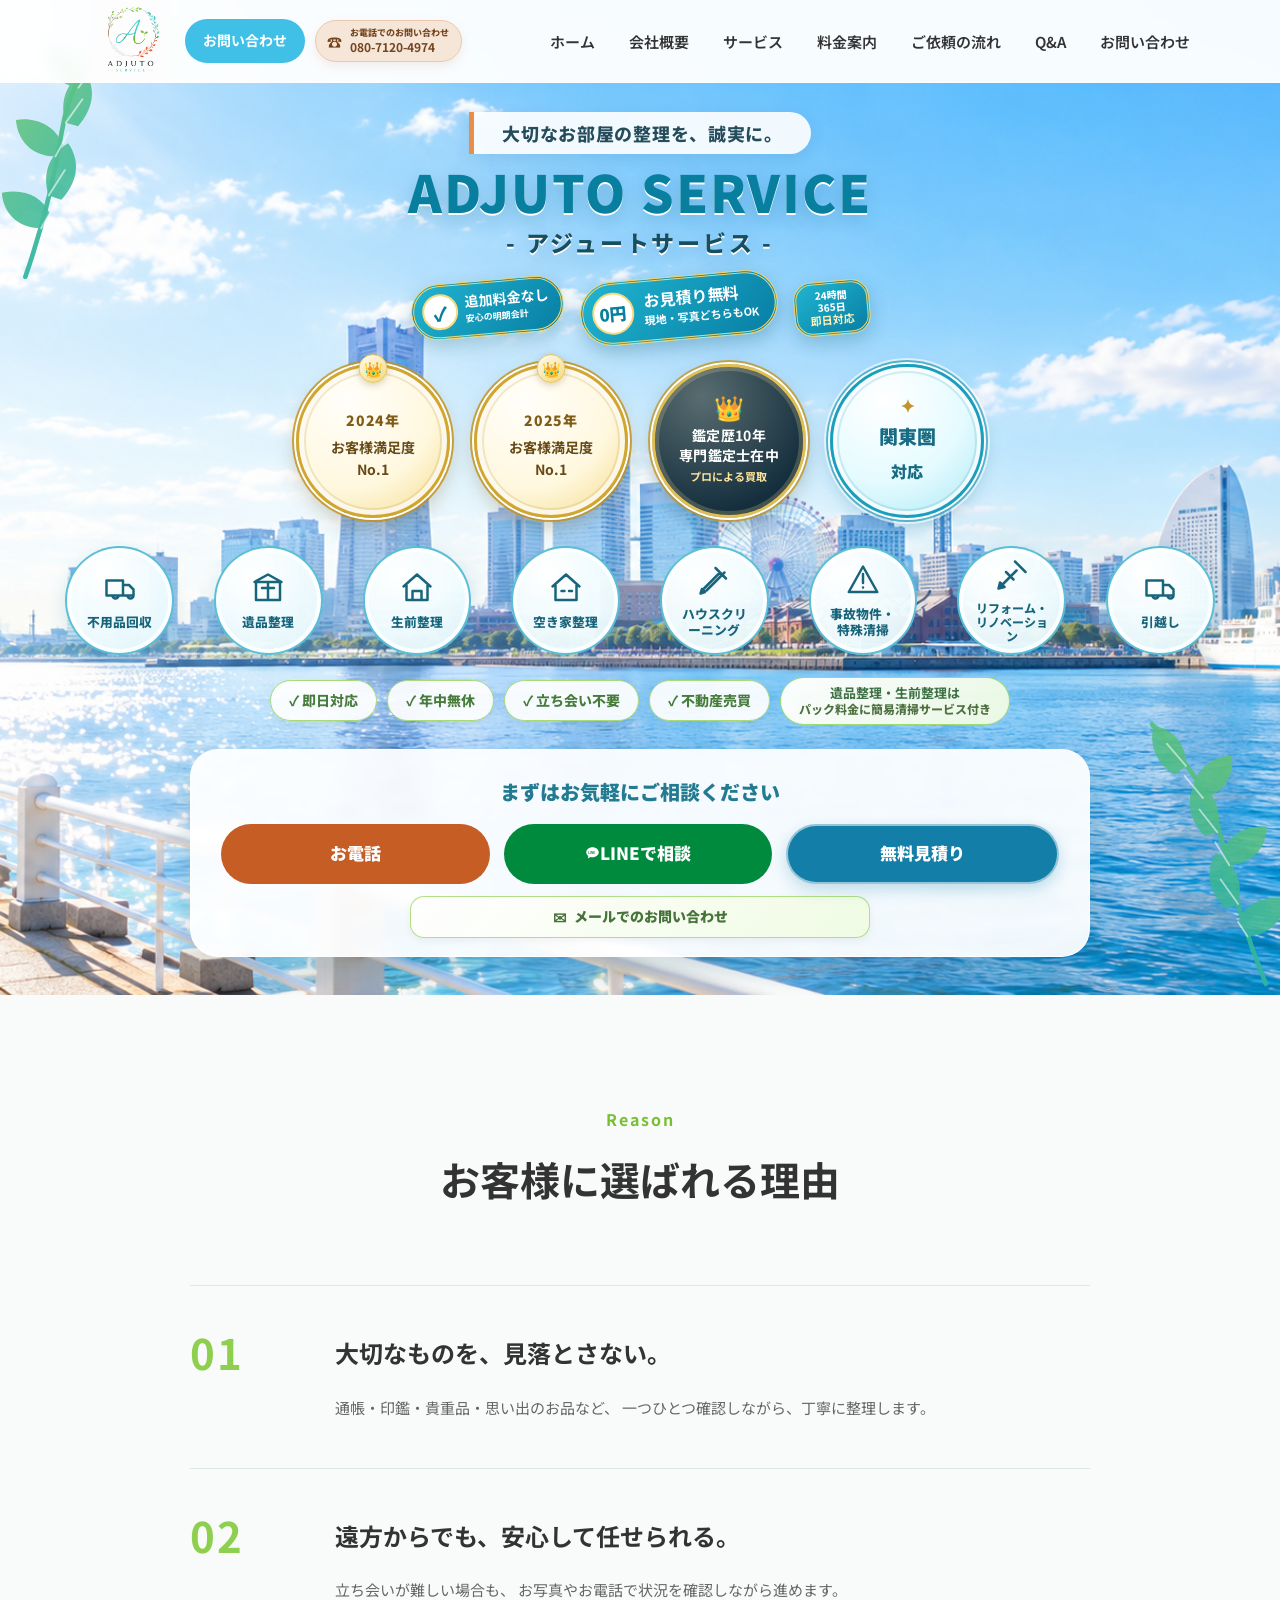
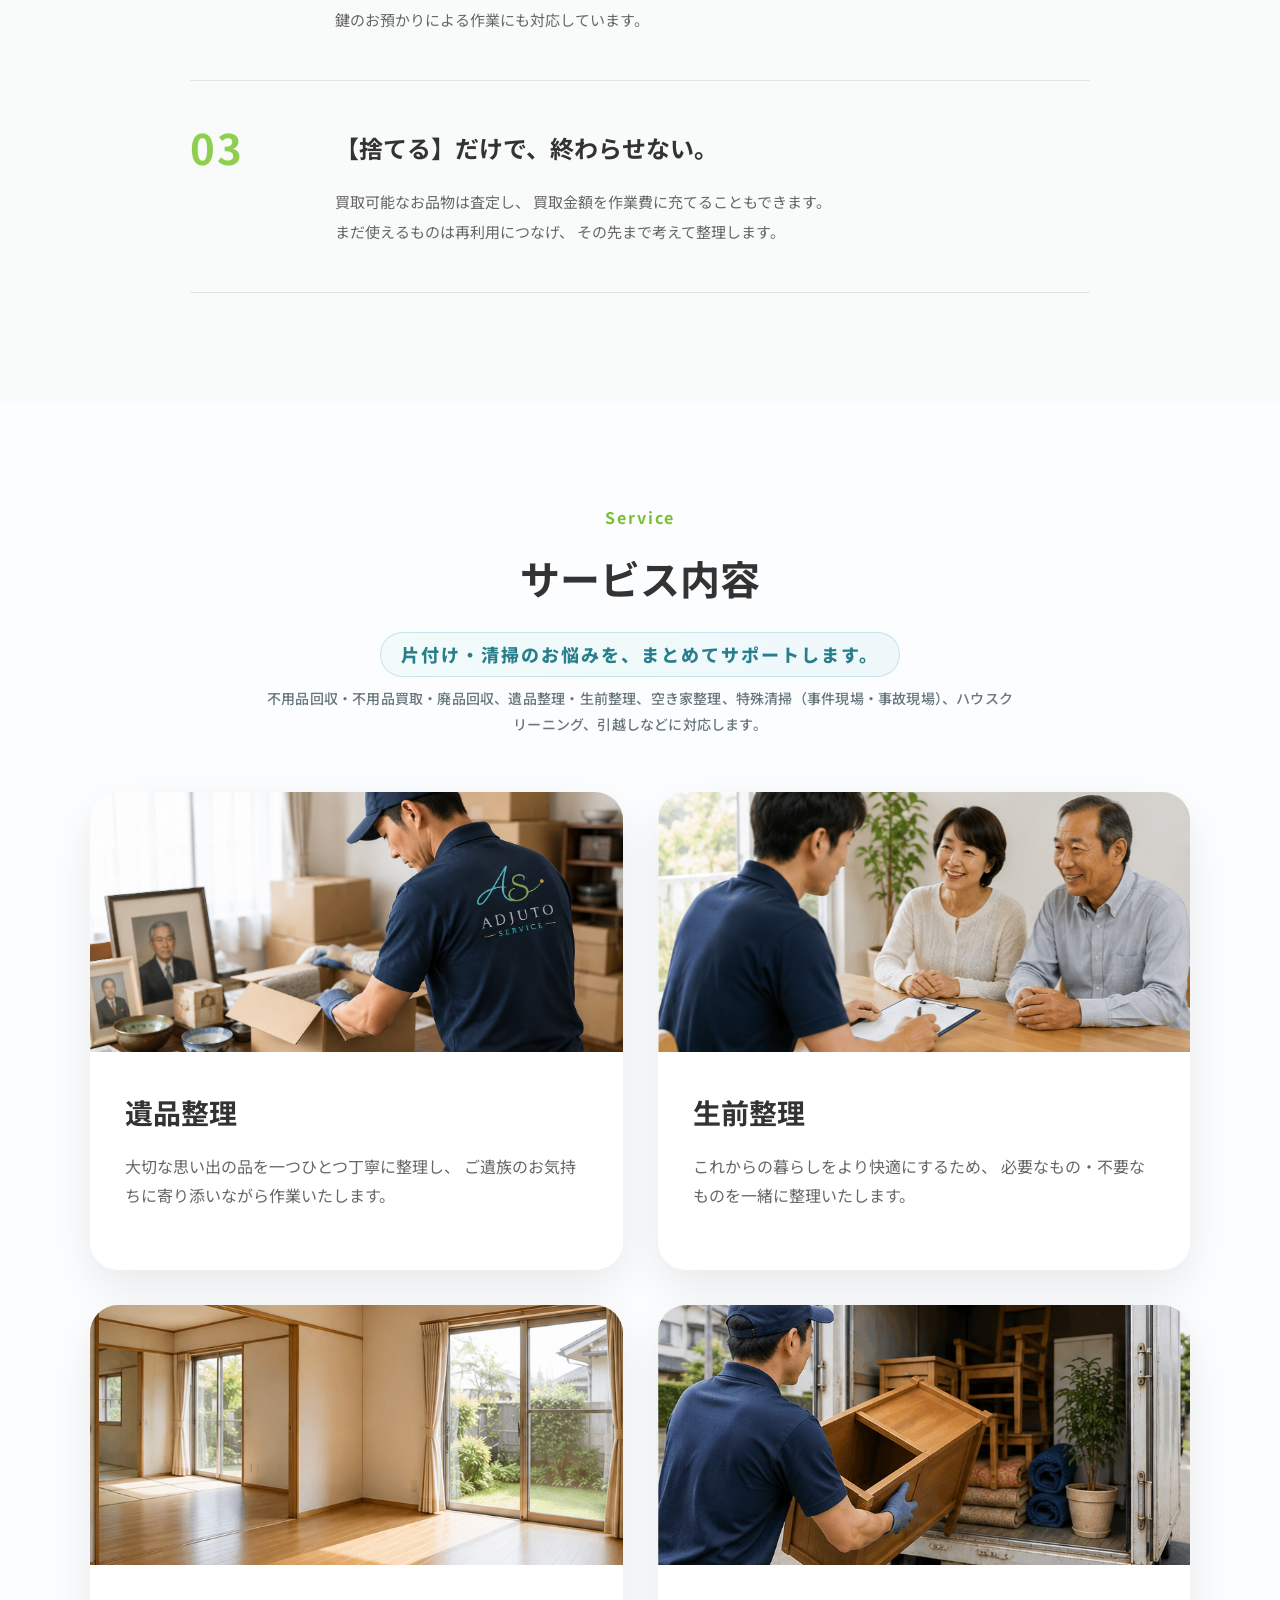
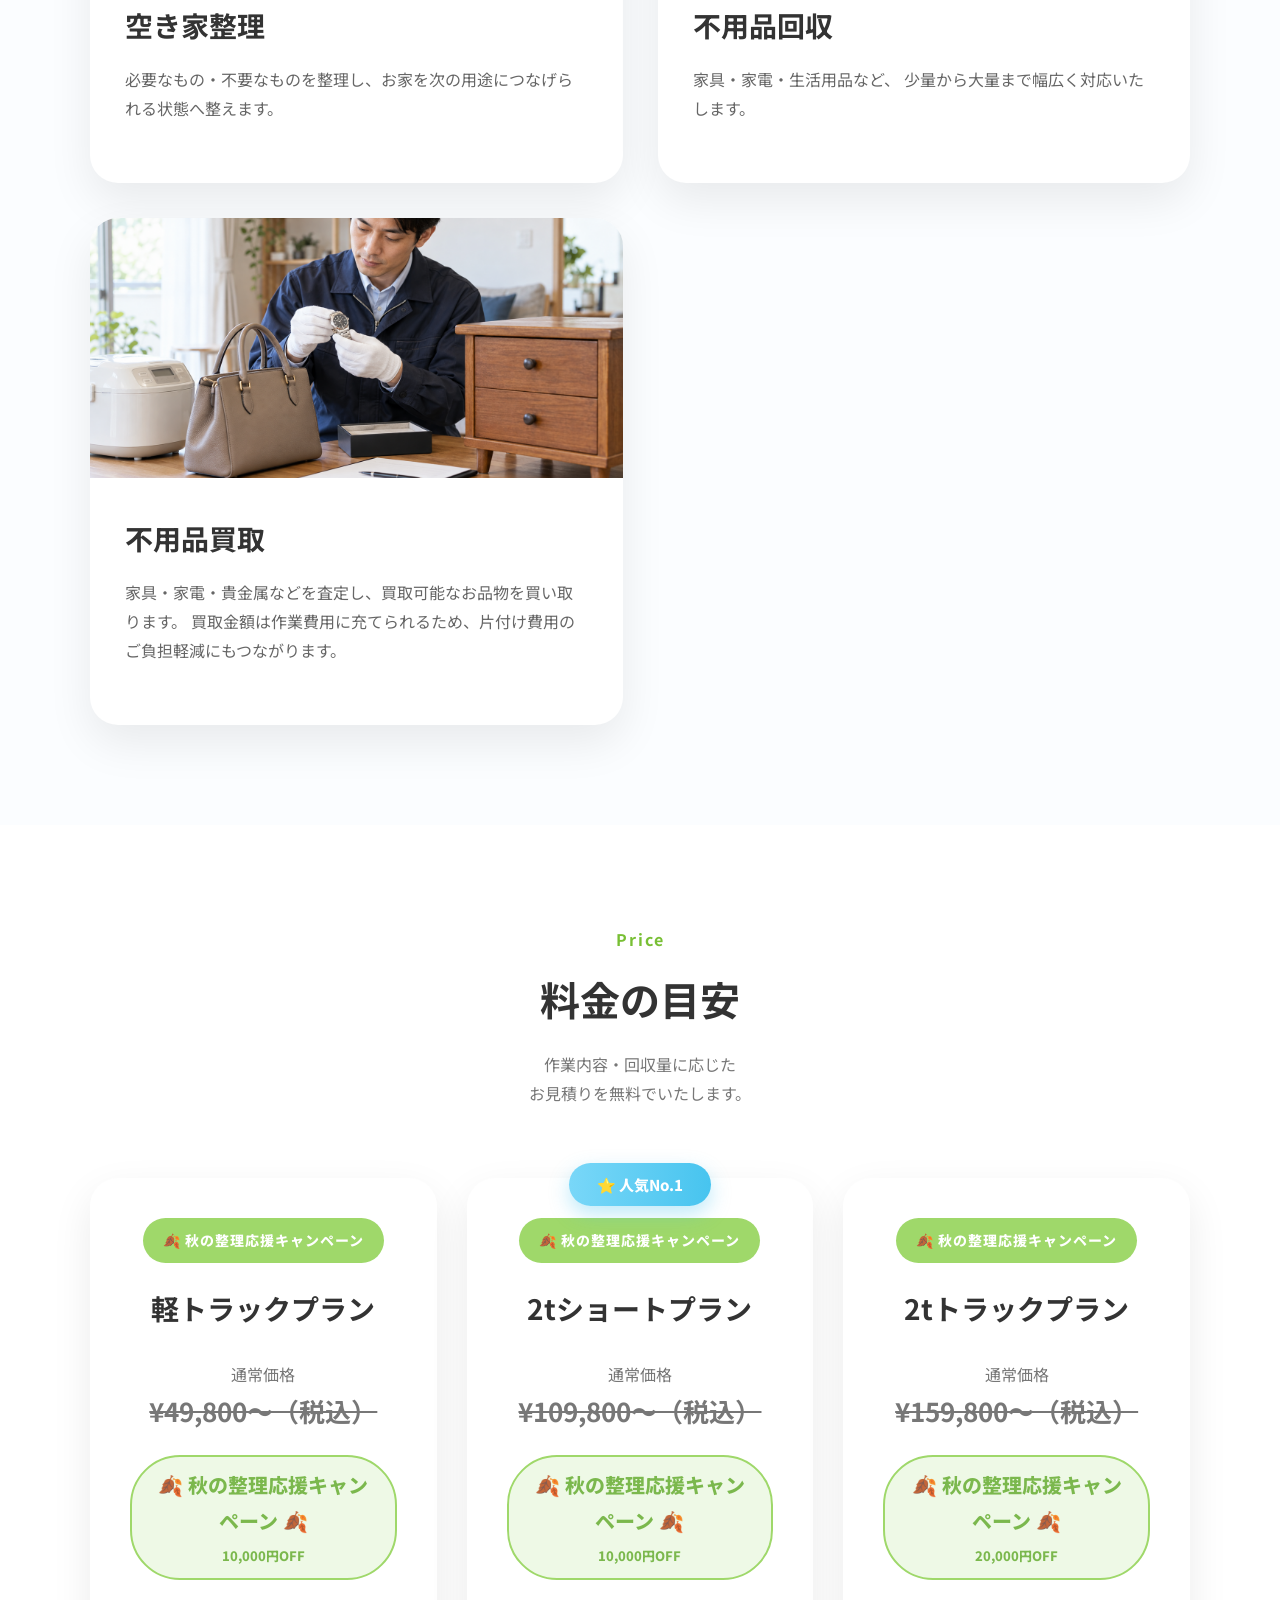
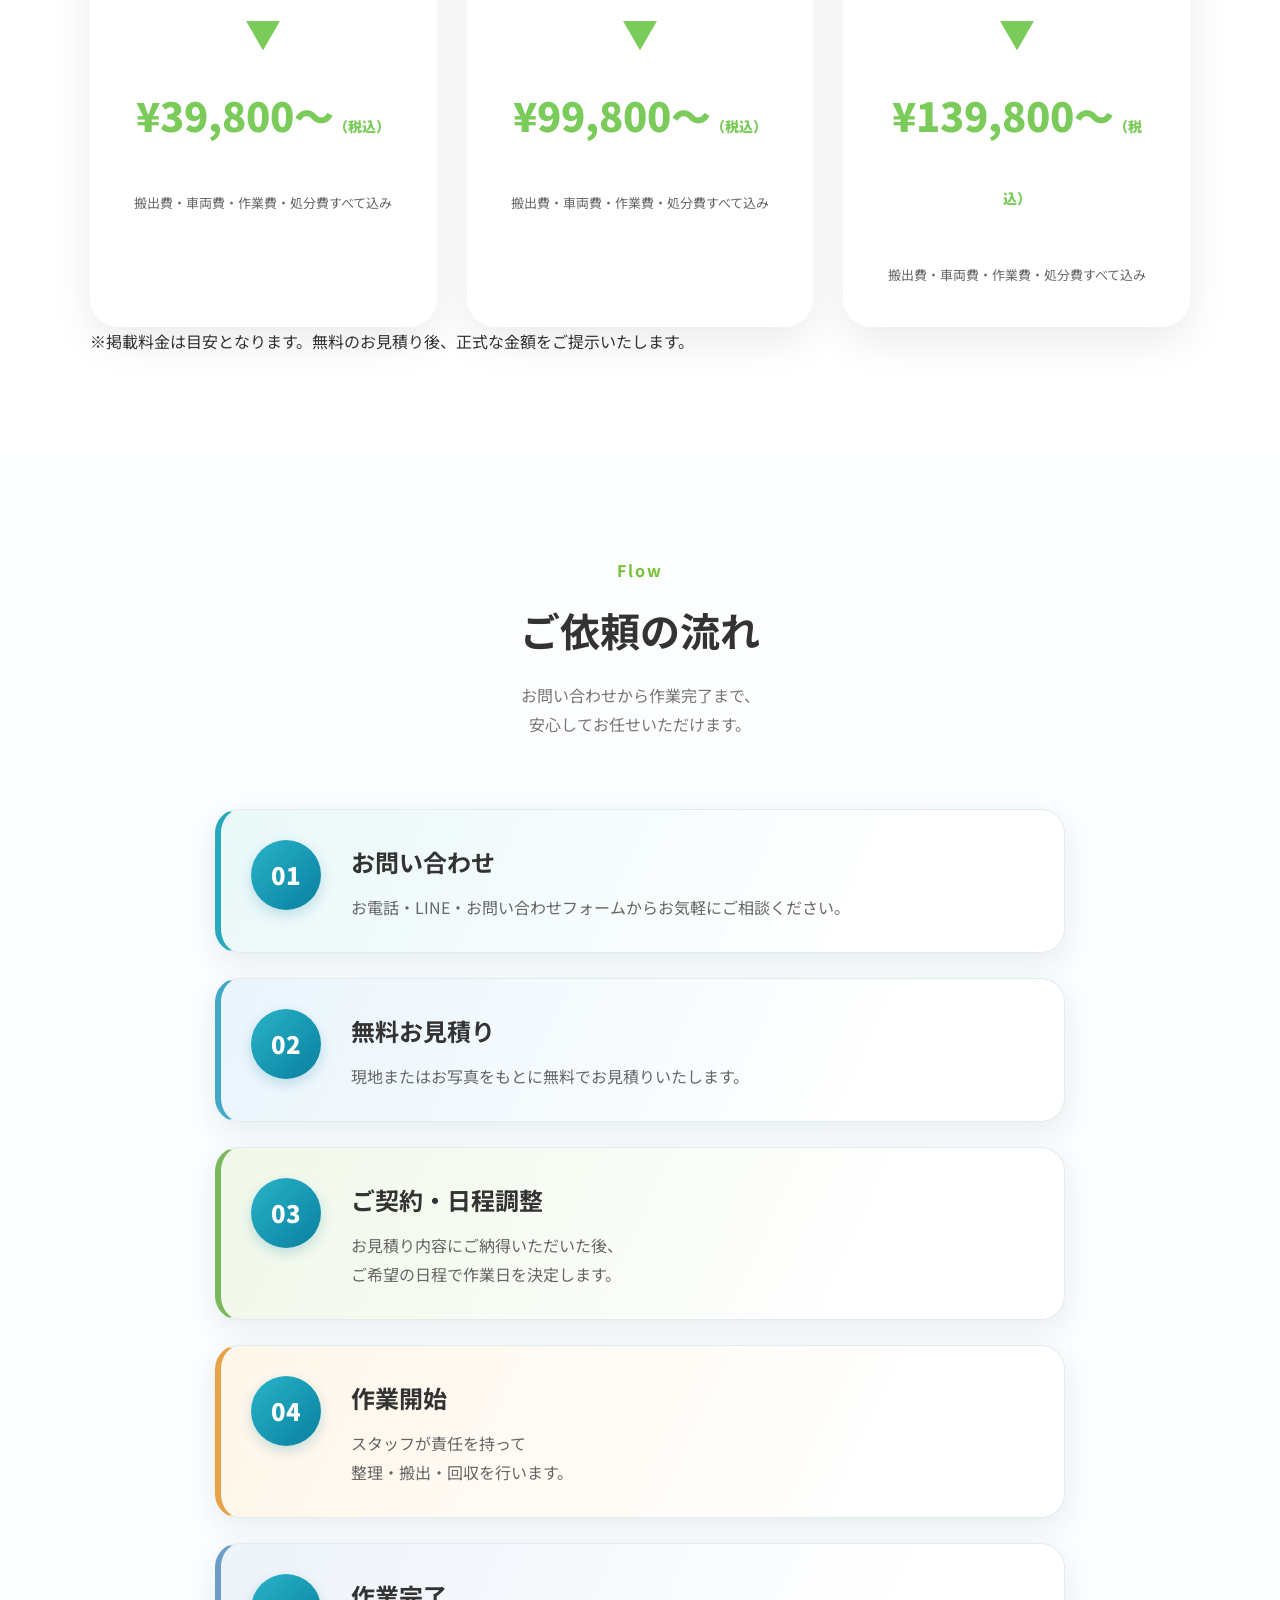
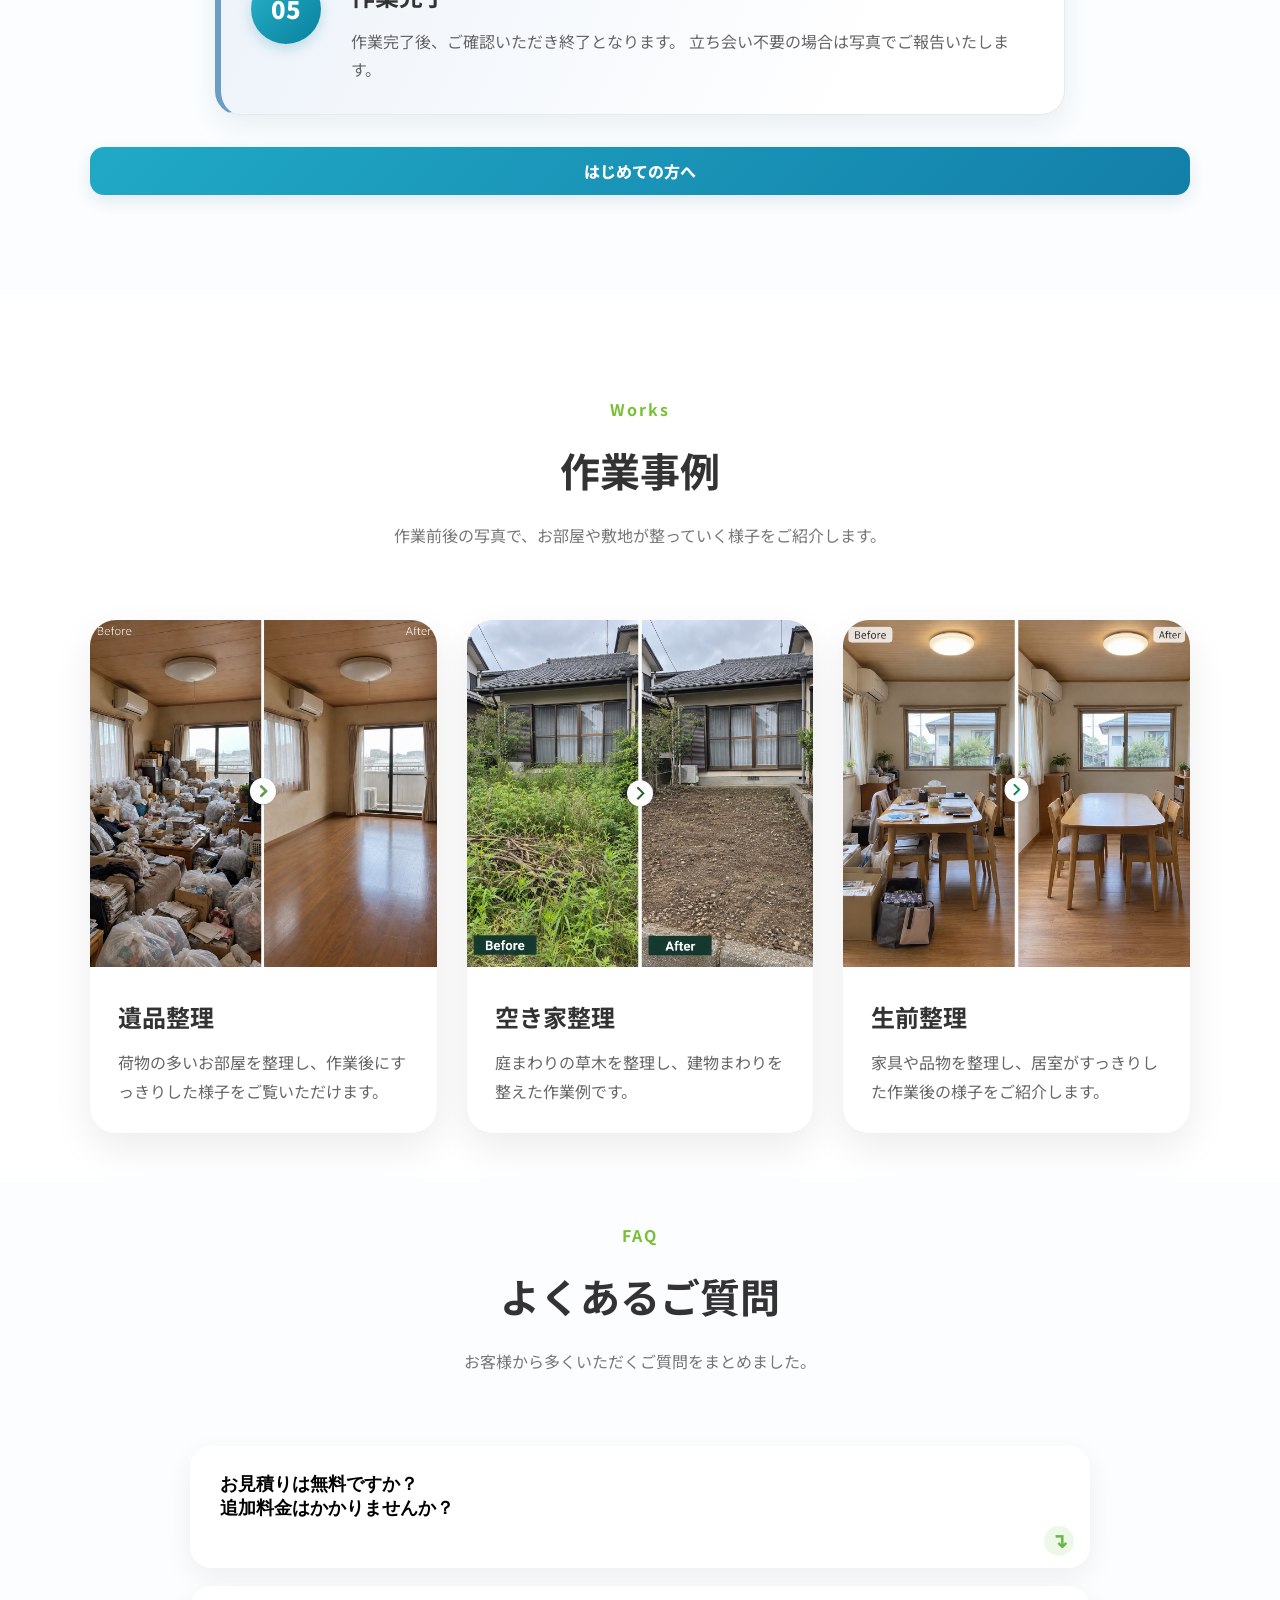
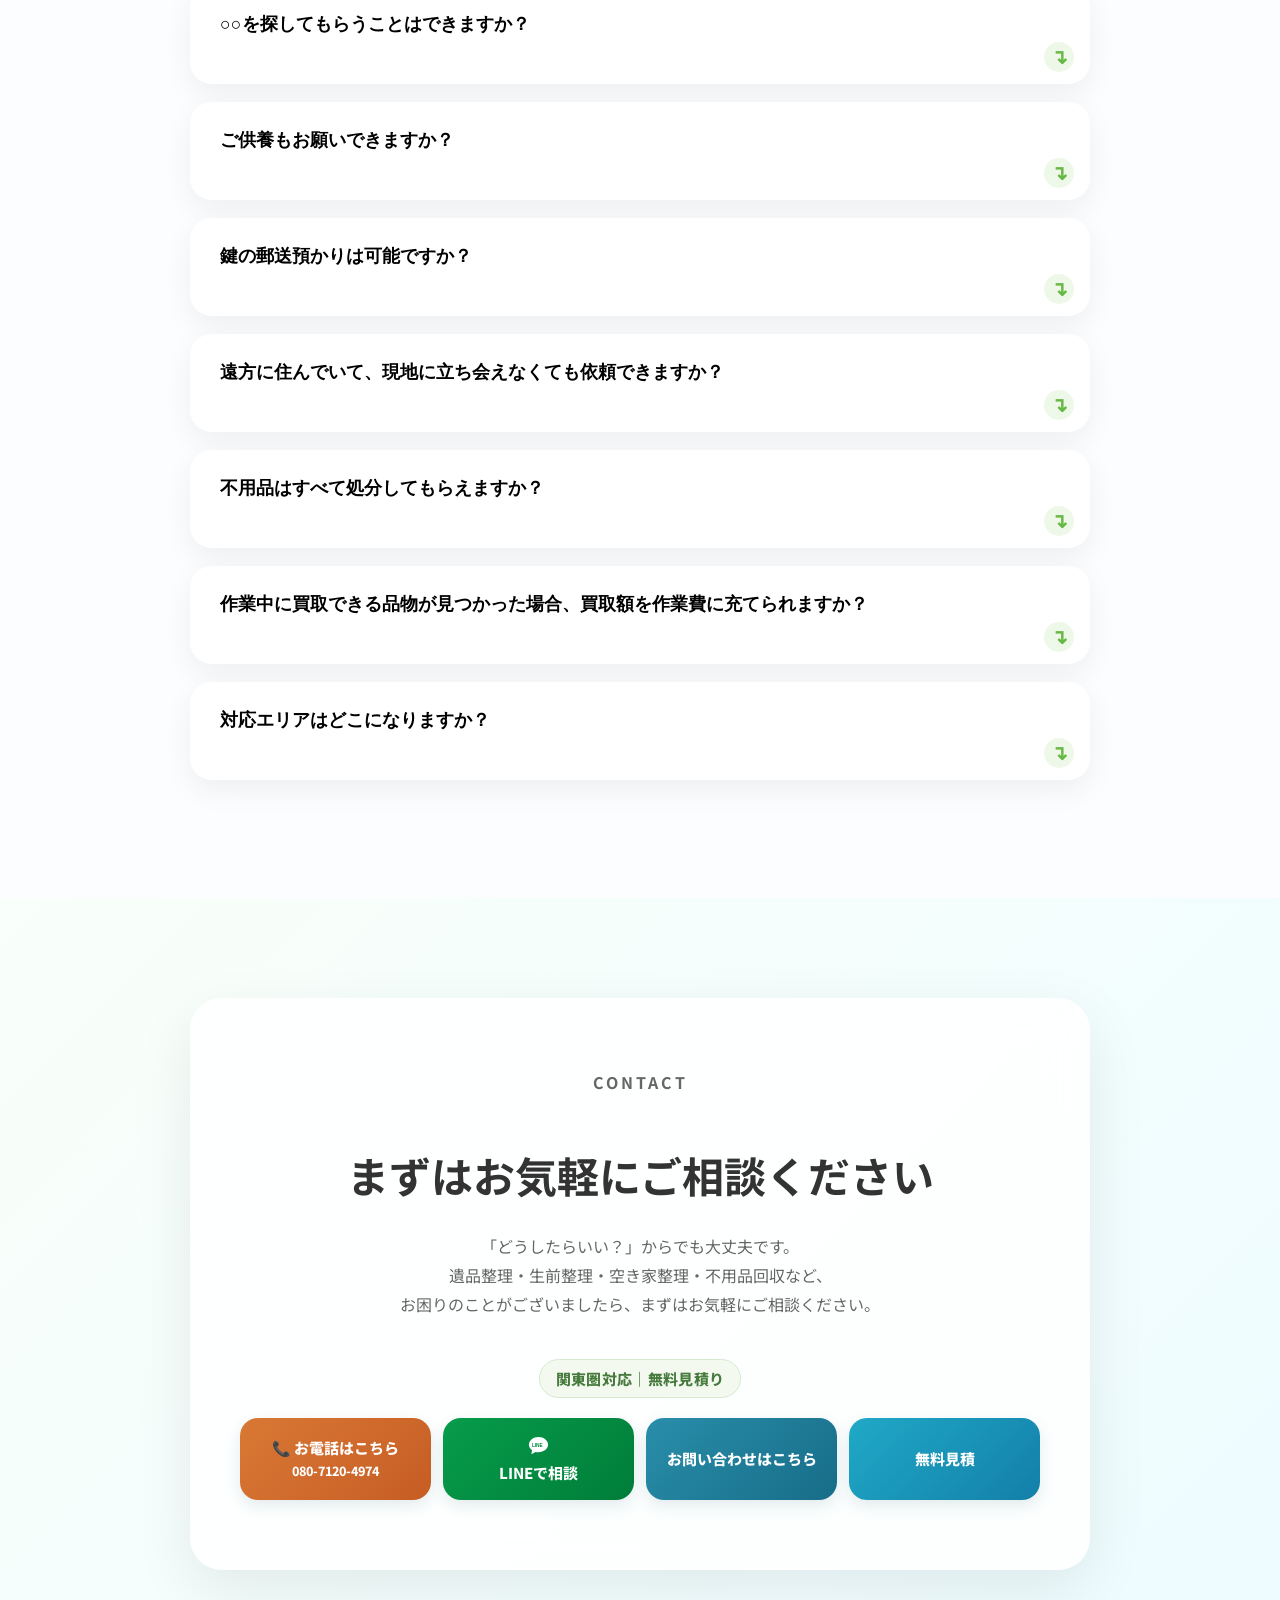
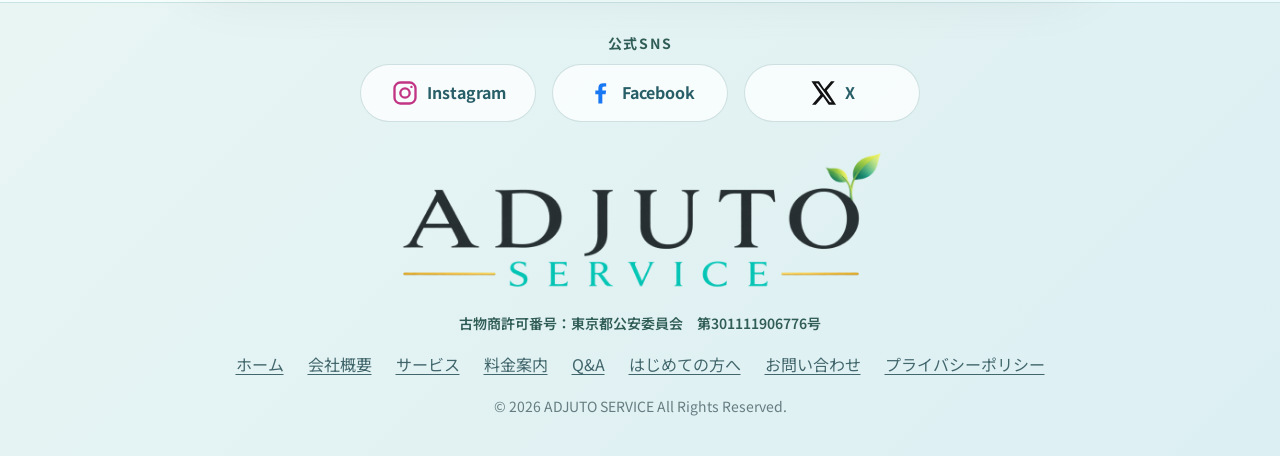
<file: index.html>
<!DOCTYPE html>
<html lang="ja">

<head>

<meta charset="UTF-8">

<meta name="viewport" content="width=device-width, initial-scale=1.0">

<title>関東圏の不用品回収・遺品整理・特殊清掃｜ADJUTO SERVICE</title>

<meta name="description" content="関東圏（東京都・神奈川県・千葉県・埼玉県・茨城県）で不用品回収・買取、廃品回収、遺品整理・生前整理、空き家整理、事件現場・事故現場の特殊清掃、ハウスクリーニング、引越しなどに対応。見積り無料・24時間対応。">

<meta name="robots" content="index, follow">

<meta name="author" content="ADJUTO SERVICE">

<meta name="theme-color" content="#ffffff">

<link rel="canonical" href="https://adjuto-service.github.io/">

<meta property="og:type" content="website">
<meta property="og:site_name" content="ADJUTO SERVICE（アジュートサービス）">
<meta property="og:title" content="関東圏の不用品回収・遺品整理・特殊清掃｜ADJUTO SERVICE">
<meta property="og:description" content="関東1都4県（東京都・神奈川県・千葉県・埼玉県・茨城県）で不用品回収・買取、遺品整理、生前整理、空き家整理、特殊清掃などに対応。無料見積り・24時間対応。">
<meta property="og:url" content="https://adjuto-service.github.io/">
<meta property="og:image" content="https://adjuto-service.github.io/images/optimized/987654.webp">
<meta property="og:image:alt" content="ADJUTO SERVICEのサービス紹介">
<meta property="og:locale" content="ja_JP">
<meta name="twitter:card" content="summary_large_image">
<meta name="twitter:title" content="関東圏の不用品回収・遺品整理・特殊清掃｜ADJUTO SERVICE">
<meta name="twitter:description" content="関東1都4県（東京都・神奈川県・千葉県・埼玉県・茨城県）で不用品回収・買取、遺品整理、生前整理、空き家整理、特殊清掃などに対応。無料見積り・24時間対応。">
<meta name="twitter:image" content="https://adjuto-service.github.io/images/optimized/987654.webp">
<link rel="preload" as="image" href="images/optimized/987654.webp" fetchpriority="high">
<link rel="preconnect" href="https://fonts.googleapis.com">
<link rel="preconnect" href="https://fonts.gstatic.com" crossorigin>

<link href="https://fonts.googleapis.com/css2?family=Noto+Sans+JP:wght@300;400;500;700;900&display=swap" rel="stylesheet">

<link rel="stylesheet" href="CSS/style.css?v=10">
<link rel="stylesheet" href="CSS/service-pages.css?v=34">
<script type="application/ld+json">
{
  "@context": "https://schema.org",
  "@graph": [
    {
      "@type": "Organization",
      "@id": "https://adjuto-service.github.io/#organization",
      "name": "ADJUTO SERVICE",
      "alternateName": "アジュートサービス",
      "url": "https://adjuto-service.github.io/",
      "logo": "https://adjuto-service.github.io/images/5566.png",
      "telephone": "+81-80-7120-4974",
      "email": "nk.works.h@gmail.com",
      "address": {
        "@type": "PostalAddress",
        "postalCode": "106-0031",
        "addressRegion": "東京都",
        "addressLocality": "港区",
        "streetAddress": "西麻布2-24-36",
        "addressCountry": "JP"
      },
      "location": [
        {
          "@type": "Place",
          "name": "本社",
          "address": {
            "@type": "PostalAddress",
            "postalCode": "106-0031",
            "addressRegion": "東京都",
            "addressLocality": "港区",
            "streetAddress": "西麻布2-24-36",
            "addressCountry": "JP"
          }
        },
        {
          "@type": "Place",
          "name": "横浜営業所",
          "address": {
            "@type": "PostalAddress",
            "postalCode": "223-0066",
            "addressRegion": "神奈川県",
            "addressLocality": "横浜市港北区",
            "streetAddress": "高田西5-40-36-101",
            "addressCountry": "JP"
          }
        }
      ],
      "areaServed": ["東京都", "神奈川県", "千葉県", "埼玉県", "茨城県"],
      "knowsAbout": ["不用品回収", "不用品買取", "廃品回収", "遺品整理", "生前整理", "空き家整理", "ハウスクリーニング", "特殊清掃", "事件現場の特殊清掃", "事故現場の特殊清掃", "引越し", "不動産売買", "リフォーム", "リノベーション"],
      "contactPoint": {
        "@type": "ContactPoint",
        "telephone": "+81-80-7120-4974",
        "email": "nk.works.h@gmail.com",
        "contactType": "customer service",
        "availableLanguage": "Japanese",
        "url": "https://adjuto-service.github.io/contact.html"
      }
    },
    {
      "@type": "WebSite",
      "@id": "https://adjuto-service.github.io/#website",
      "url": "https://adjuto-service.github.io/",
      "name": "ADJUTO SERVICE（アジュートサービス）",
      "inLanguage": "ja-JP",
      "publisher": {"@id": "https://adjuto-service.github.io/#organization"}
    },
    {
      "@type": "WebPage",
      "@id": "https://adjuto-service.github.io/#webpage",
      "url": "https://adjuto-service.github.io/",
      "name": "関東圏の不用品回収・遺品整理・特殊清掃｜ADJUTO SERVICE",
      "inLanguage": "ja-JP",
      "isPartOf": {"@id": "https://adjuto-service.github.io/#website"},
      "about": {"@id": "https://adjuto-service.github.io/#organization"}
    }
  ]
}
</script>

</head>

<body class="home-page">

<header>

<div class="container">

<a href="#" class="logo">
    <img src="images/5566.png" alt="ADJUTO SERVICE（アジュートサービス）">
</a>
<div class="header-actions">
    <a href="contact.html" class="header-contact">お問い合わせ</a>
    <a href="tel:080-7120-4974" class="header-phone" aria-label="お電話でのお問い合わせ：080-7120-4974">
        <span class="header-phone-label">お電話でのお問い合わせ</span>
        <strong>080-7120-4974</strong>
    </a>
</div>
<nav>

<ul>

<li><a href="index.html">ホーム</a></li>

<li><a href="company.html">会社概要</a></li>

<li><a href="#service">サービス</a></li>

<li><a href="#price">料金案内</a></li>

<li><a href="#flow">ご依頼の流れ</a></li>

<li><a href="#faq">Q&A</a></li>

<li><a href="contact.html">お問い合わせ</a></li>

</ul>

</nav>

<button class="menu-btn" type="button" aria-label="メニューを開く" aria-expanded="false">

<span></span>
<span></span>
<span></span>

</button>

</div>

</header>

<section class="hero" style="background-image:url('images/optimized/987654.webp');">

    <div class="container hero-inner">

        <!-- キャッチコピー -->
        <div class="hero-catch-area">

            <p class="hero-catch">
                大切なお部屋の整理を、誠実に。
            </p>

        </div>


        <!-- ブランド名 -->
        <div class="hero-main">

            <h1>
                ADJUTO SERVICE
                <span>- アジュートサービス -</span>
            </h1>

        </div>

        <div class="hero-promo-badges" aria-label="料金とお見積りについて">
            <div class="hero-extra-badge" aria-label="追加料金なし">
                <span class="hero-extra-badge-icon" aria-hidden="true">✓</span>
                <span class="hero-extra-badge-copy"><strong>追加料金なし</strong><small>安心の明朗会計</small></span>
            </div>
            <div class="hero-estimate-badge" aria-label="お見積り無料。現地・写真どちらでも対応します">
                <span class="hero-estimate-badge-price">0円</span>
                <span class="hero-estimate-badge-copy"><strong>お見積り無料</strong><small>現地・写真どちらもOK</small></span>
            </div>
            <div class="hero-response-badge" aria-label="24時間・365日・即日対応">
                <span>24時間</span>
                <span>365日</span>
                <strong>即日対応</strong>
            </div>
        </div>

        <!-- 実績・対応エリア -->
        <div class="hero-trust">

            <!-- 2024 -->
            <div class="hero-award">

                <span class="hero-crown">
                    👑
                </span>

                <div>
                    <small>2024年</small>
                    <strong class="hero-award-copy">
                        <span>お客様満足度</span>
                        <span>No.1</span>
                    </strong>
                </div>

            </div>


            <!-- 2025 -->
            <div class="hero-award">

                <span class="hero-crown">
                    👑
                </span>

                <div>
                    <small>2025年</small>
                    <strong class="hero-award-copy">
                        <span>お客様満足度</span>
                        <span>No.1</span>
                    </strong>
                </div>

            </div>


            <!-- 鑑定 -->
            <div class="hero-professional">

                <div class="hero-professional-icon">
                    👑
                </div>

                <div class="hero-professional-text">

                    <strong>
                        鑑定歴10年<br>
                        専門鑑定士在中
                    </strong>

                    <span>
                        プロによる買取
                    </span>

                </div>

            </div>


            <!-- 関東圏 -->
            <div class="hero-kanto">

                <strong>
                    関東圏
                </strong>

                <span>
                    対応
                </span>

            </div>


        </div>


        <!-- SERVICE -->
        <div class="hero-services">

            <div class="hero-service-list">

                <span><svg viewBox="0 0 24 24" aria-hidden="true"><path d="M3 7h11v10H3zM14 10h4l3 3v4h-7M7 17a2 2 0 1 0 4 0m6 0a2 2 0 1 0 4 0"/></svg>不用品回収</span>
                <span><svg viewBox="0 0 24 24" aria-hidden="true"><path d="M4 8h16v12H4zM3 8l9-5 9 5M8 12h8m-4-3v10"/></svg>遺品整理</span>
                <span><svg viewBox="0 0 24 24" aria-hidden="true"><path d="m3 11 9-8 9 8M5 10v10h14V10M9 20v-6h6v6"/></svg>生前整理</span>
                <span><svg viewBox="0 0 24 24" aria-hidden="true"><path d="m3 11 9-8 9 8M5 10v10h14V10M9 14h2m3 0h2"/></svg>空き家整理</span>
                <span><svg viewBox="0 0 24 24" aria-hidden="true"><path d="M4 19 16 7m-9 12 12-12M13 4l7 7M3 21l3-1-2-2z"/></svg>ハウスクリーニング</span>
                <span><svg viewBox="0 0 24 24" aria-hidden="true"><path d="M12 3 2.5 20h19L12 3Zm0 5v6m0 3h.01"/></svg>事故物件・特殊清掃</span>
                <span class="hero-service-renovation"><svg viewBox="0 0 24 24" aria-hidden="true"><path d="m14 3 7 7M4 20l11-11m-7 1 5 5M3 21l4-1-3-3z"/></svg>リフォーム・<br>リノベーション</span>
                <span><svg viewBox="0 0 24 24" aria-hidden="true"><path d="M3 7h11v10H3zM14 10h4l3 3v4h-7M7 17a2 2 0 1 0 4 0m6 0a2 2 0 1 0 4 0"/></svg>引越し</span>

            </div>

        </div>


        <!-- 安心ポイント -->
        <div class="hero-points">
            <span>✓ 即日対応</span>
            <span>✓ 年中無休</span>
            <span>✓ 立ち会い不要</span>
            <span>✓ 不動産売買</span>
            <div class="hero-point-cleaning">
                <strong>遺品整理・生前整理は</strong>
                <span>パック料金に簡易清掃サービス付き</span>
            </div>
        </div>


        <!-- CTA -->
        <div class="hero-contact">

            <p>
                まずはお気軽にご相談ください
            </p>

            <div class="hero-contact-buttons">

                <a href="tel:080-7120-4974" class="hero-contact-btn hero-tel">
                    お電話
                </a>

                <a href="https://lin.ee/WG4aQZ1"
                   class="hero-contact-btn hero-line">
                    <svg class="line-icon" viewBox="0 0 24 24" aria-hidden="true"><path d="M12 2C6.48 2 2 5.58 2 10c0 2.37 1.28 4.49 3.31 5.91L4.5 20l4.47-2.32c.96.21 1.98.32 3.03.32 5.52 0 10-3.58 10-8S17.52 2 12 2Z"/><text x="5.1" y="12.1">LINE</text></svg>
                    LINEで相談
                </a>

                <a href="#contact"
                   class="hero-contact-btn hero-estimate">
                    無料見積り
                </a>

            </div>

            <a href="mailto:nk.works.h@gmail.com" class="hero-mail" aria-label="メールアプリを開いてお問い合わせ">
                メールでのお問い合わせ
            </a>

        </div>

    </div>

</section>


<section class="reason">

    <div class="container">

        <div class="section-title">
            <p>Reason</p>
            <h2>お客様に選ばれる理由</h2>
        </div>

        <div class="reason-list">

            <!-- 01 -->
            <div class="reason-item">

                <div class="reason-number">
                    01
                </div>

                <div class="reason-content">

                    <h3>
                        大切なものを、見落とさない。
                    </h3>

                    <p>
                        通帳・印鑑・貴重品・思い出のお品など、
                        一つひとつ確認しながら、丁寧に整理します。
                    </p>

                </div>

            </div>


            <!-- 02 -->
            <div class="reason-item">

                <div class="reason-number">
                    02
                </div>

                <div class="reason-content">

                    <h3>
                        遠方からでも、安心して任せられる。
                    </h3>

                    <p>
                        立ち会いが難しい場合も、
                        お写真やお電話で状況を確認しながら進めます。
                        <br>
                        鍵のお預かりによる作業にも対応しています。
                    </p>

                </div>

            </div>


            <!-- 03 -->
            <div class="reason-item">

                <div class="reason-number">
                    03
                </div>

                <div class="reason-content">

                    <h3>
                    【捨てる】だけで、終わらせない。
                    </h3>

                    <p>
                        買取可能なお品物は査定し、
                        買取金額を作業費に充てることもできます。
                        <br>
                        まだ使えるものは再利用につなげ、
                        その先まで考えて整理します。
                    </p>

                </div>

            </div>

        </div>

    </div>

</section>


<section id="service" class="service">

    <div class="container">

        <div class="section-title service-section-title">

            <p>Service</p>

            <h2>サービス内容</h2>

            <div class="service-intro">
                <p class="service-intro-lead">片付け・清掃のお悩みを、まとめてサポートします。</p>
                <p class="service-intro-detail">不用品回収・不用品買取・廃品回収、遺品整理・生前整理、空き家整理、特殊清掃（事件現場・事故現場）、ハウスクリーニング、引越しなどに対応します。</p>
            </div>

        </div>

        <div class="service-grid">

            <article class="service-card">

                <img src="images/optimized/6666.webp" loading="lazy" decoding="async" alt="遺品を丁寧に仕分ける作業員">

                <div class="service-body">

                    <h3>遺品整理</h3>

                    <p>
                        大切な思い出の品を一つひとつ丁寧に整理し、
                        ご遺族のお気持ちに寄り添いながら作業いたします。
                    </p>

                    

                </div>

            </article>

            <article class="service-card">

                <img src="images/optimized/Codex 画像 2026年9月3日 21_46_16.webp" loading="lazy" decoding="async" alt="ご家族と相談する生前整理のスタッフ">

                <div class="service-body">

                    <h3>生前整理</h3>

                    <p>
                        これからの暮らしをより快適にするため、
                        必要なもの・不要なものを一緒に整理いたします。
                    </p>

                    

                </div>

            </article>

            <article class="service-card">

                <img src="images/optimized/Codex 画像 2026年9月3日 21_50_42.webp" loading="lazy" decoding="async" alt="整理後の明るい空き家の室内">

                <div class="service-body">

                    <h3>空き家整理</h3>

                    <p>
                        必要なもの・不要なものを整理し、お家を次の用途につなげられる状態へ整えます。
                    </p>

                    

                </div>

            </article>

            <article class="service-card">

                <img src="images/optimized/Codex 画像 2026年9月3日 21_50_4286.webp" loading="lazy" decoding="async" alt="家具を丁寧に搬出する作業員">

                <div class="service-body">

                    <h3>不用品回収</h3>

                    <p>
                        家具・家電・生活用品など、
                        少量から大量まで幅広く対応いたします。
                    </p>

                    

                </div>

            </article>

            <article class="service-card">

                <img src="images/optimized/buyback-appraisal.webp" loading="lazy" decoding="async" alt="家具や家電、貴金属を確認する不用品買取の査定スタッフ">

                <div class="service-body">

                    <h3>不用品買取</h3>

                    <p>
                        家具・家電・貴金属などを査定し、買取可能なお品物を買い取ります。
                        買取金額は作業費用に充てられるため、片付け費用のご負担軽減にもつながります。
                    </p>

                </div>

            </article>

        </div>

    </div>

</section>

<section id="price" class="price">

    <div class="container">

        <div class="section-title">

            <p>Price</p>

            <h2>料金の目安</h2>

            <span>
                作業内容・回収量に応じた
                <br>お見積りを無料でいたします。
            </span>

        </div>


        <div class="price-grid">

            <!-- 軽トラック -->
            <div class="price-card">

                <div class="sale-tag">
                    🍂 秋の整理応援キャンペーン
                </div>

                <h3>軽トラックプラン</h3>

                <div class="sale-price">

                    <p class="old-price">
                        通常価格<br>
                        <span>¥49,800〜（税込）</span>
                    </p>

                    <div class="sale-badge">
                        🍂 秋の整理応援キャンペーン 🍂<br>
                        <small>10,000円OFF</small>
                    </div>

                    <div class="arrow">▼</div>

                    <p class="new-price">
                        ¥39,800〜<span>（税込）</span>
                    </p>

                    <p class="price-note">
                        搬出費・車両費・作業費・処分費すべて込み
                    </p>

                </div>

            </div>


            <!-- 2tショート -->
            <div class="price-card">

                <div class="sale-tag">
                    🍂 秋の整理応援キャンペーン
                </div>

                <div class="popular-tag">
                    ⭐ 人気No.1
                </div>

                <h3>2tショートプラン</h3>

                <div class="sale-price">

                    <p class="old-price">
                        通常価格<br>
                        <span>¥109,800〜（税込）</span>
                    </p>

                    <div class="sale-badge">
                        🍂 秋の整理応援キャンペーン 🍂<br>
                        <small>10,000円OFF</small>
                    </div>

                    <div class="arrow">▼</div>

                    <p class="new-price">
                        ¥99,800〜<span>（税込）</span>
                    </p>

                    <p class="price-note">
                        搬出費・車両費・作業費・処分費すべて込み
                    </p>

                </div>

            </div>


            <!-- 2tトラック -->
            <div class="price-card">

                <div class="sale-tag">
                    🍂 秋の整理応援キャンペーン
                </div>

                <h3>2tトラックプラン</h3>

                <div class="sale-price">

                    <p class="old-price">
                        通常価格<br>
                        <span>¥159,800〜（税込）</span>
                    </p>

                    <div class="sale-badge">
                        🍂 秋の整理応援キャンペーン 🍂<br>
                        <small>20,000円OFF</small>
                    </div>

                    <div class="arrow">▼</div>

                    <p class="new-price">
                        ¥139,800〜<span>（税込）</span>
                    </p>

                    <p class="price-note">
                        搬出費・車両費・作業費・処分費すべて込み
                    </p>

                </div>

            </div>

        </div>


        <div class="price-note-bottom">
            ※掲載料金は目安となります。無料のお見積り後、正式な金額をご提示いたします。
        </div>

    </div>

</section>


<section id="flow" class="flow">

    <div class="container">

        <div class="section-title">

            <p>Flow</p>

            <h2>ご依頼の流れ</h2>

            <span>
                お問い合わせから作業完了まで、
                <br>   安心してお任せいただけます。
            </span>

        </div>

        <div class="flow-list">

            <div class="flow-item">

                <div class="flow-number">01</div>

                <div class="flow-content">

                    <h3>お問い合わせ</h3>

                    <p>
                        お電話・LINE・お問い合わせフォームからお気軽にご相談ください。
                    </p>

                </div>

            </div>

            <div class="flow-item">

                <div class="flow-number">02</div>

                <div class="flow-content">

                    <h3>無料お見積り</h3>

                    <p>
                        現地またはお写真をもとに無料でお見積りいたします。
                    </p>

                </div>

            </div>

            <div class="flow-item">

                <div class="flow-number">03</div>

                <div class="flow-content">

                    <h3>ご契約・日程調整</h3>

                    <p>
                        お見積り内容にご納得いただいた後、
                        <br>ご希望の日程で作業日を決定します。
                    </p>

                </div>

            </div>

            <div class="flow-item">

                <div class="flow-number">04</div>

                <div class="flow-content">

                    <h3>作業開始</h3>

                    <p>
                        スタッフが責任を持って
                        <br>整理・搬出・回収を行います。
                    </p>

                </div>

            </div>

            <div class="flow-item">

                <div class="flow-number">05</div>

                <div class="flow-content">

                    <h3>作業完了</h3>

                    <p>
                        作業完了後、ご確認いただき終了となります。
                        立ち会い不要の場合は写真でご報告いたします。
                    </p>

                </div>

            </div>

        </div>

        <div class="info-actions">
            <a class="btn estimate-cta" href="first-guide.html">はじめての方へ</a>
        </div>

    </div>

</section>



<section class="gallery">

    <div class="container">

        <div class="section-title">
            <p>Works</p>
            <h2>作業事例</h2>
            <span>
                作業前後の写真で、お部屋や敷地が整っていく様子をご紹介します。
            </span>
        </div>

        <div class="gallery-grid">

            <!-- 遺品整理 -->
            <div class="gallery-card">

                <div class="work-visual work-room">
                    <img src="images/works-room.jpg" loading="lazy" decoding="async" alt="遺品整理の作業前と作業後">
                </div>

                <div class="gallery-text">
                    <h3>遺品整理</h3>
                    <p>荷物の多いお部屋を整理し、作業後にすっきりした様子をご覧いただけます。</p>
                </div>

            </div>


            <!-- 空き家整理 -->
            <div class="gallery-card">

                <div class="work-visual work-entry">
                    <img src="images/works-yard.jpg" loading="lazy" decoding="async" alt="空き家整理の作業前と作業後">
                </div>

                <div class="gallery-text">
                    <h3>空き家整理</h3>
                    <p>庭まわりの草木を整理し、建物まわりを整えた作業例です。</p>
                </div>

            </div>


            <!-- 生前整理 -->
            <div class="gallery-card">

                <div class="work-visual work-bedroom">
                    <img src="images/works-dining.jpg" loading="lazy" decoding="async" alt="生前整理の作業前と作業後">
                </div>

                <div class="gallery-text">
                    <h3>生前整理</h3>
                    <p>家具や品物を整理し、居室がすっきりした作業後の様子をご紹介します。</p>
                </div>

            </div>

        </div>

    </div>

</section>


<section id="faq" class="faq">

    <div class="container">

        <div class="section-title">

            <p>FAQ</p>

            <h2>よくあるご質問</h2>

            <span>
                お客様から多くいただくご質問をまとめました。
            </span>

        </div>

        <div class="faq-list">

            <!-- Q1 -->
            <div class="faq-item">

                <button class="faq-question">
                    お見積りは無料ですか？<br>
                    追加料金はかかりませんか？
                </button>

                <div class="faq-answer">

                    <p>
                        はい。現地でのお見積り、お写真でのお見積りともに無料です。<br>
                        お見積り内容と作業内容に相違がなければ、作業終了後に追加料金をご請求することは一切ございません。
                    </p>

                </div>

            </div>


            <!-- Q2 -->
            <div class="faq-item">

                <button class="faq-question">
                    ○○を探してもらうことはできますか？
                </button>

                <div class="faq-answer">

                    <p>
                        はいお探しすること可能です。
                        その他にも、金銭・貴重品・土地に関する書類や金銭に代わるものも見つけ次第ご報告いたします。
                        

                    </p>

                </div>

            </div>


            <!-- Q3 -->
            <div class="faq-item">

                <button class="faq-question">
                    ご供養もお願いできますか？
                </button>

                <div class="faq-answer">

                    <p>
                        はい。提携先でのご供養を承っております。<br>
                        予めご供養をご希望のお品がございましたら、お見積りの際などにお気軽にお申し付けください。
                    </p>

                </div>

            </div>


            <!-- Q4 -->
            <div class="faq-item">

                <button class="faq-question">
                    鍵の郵送預かりは可能ですか？
                </button>

                <div class="faq-answer">

                    <p>
                        はい。可能です。<br>
                        遠方にお住まいの方など、現地でのお立ち会いが難しい場合も、
                        追跡番号付きの郵便物にて鍵をお預かりすることができます。<br>
                        作業後の鍵の返送についても、郵送で対応可能です。
                    </p>

                </div>

            </div>


            <!-- Q5 -->
            <div class="faq-item">

                <button class="faq-question">
                    遠方に住んでいて、現地に立ち会えなくても依頼できますか？
                </button>

                <div class="faq-answer">

                    <p>
                        はい。ご相談いただけます。<br>
                        遠方にお住まいで現地に行くことが難しい場合も、
                        お写真やお電話などで状況を確認しながら、進め方をご相談いたします。<br>
                        「なかなか現地に行けない」という方も、まずはお気軽にご相談ください。
                    </p>

                </div>

            </div>


            <!-- Q6 -->
            <div class="faq-item">

                <button class="faq-question">
                    不用品はすべて処分してもらえますか？
                </button>

                <div class="faq-answer">

                    <p>
                        はい。整理の際に出た不用品は、適切な方法で処理・回収いたします。<br>
                        ただ処分するだけではなく、必要なもの・残すものを確認しながら、
                        その後の暮らしや次の用途につながるよう、丁寧に整理します。
                    </p>

                </div>

            </div>


            <!-- Q7 -->
            <div class="faq-item">

                <button class="faq-question">
                    作業中に買取できる品物が見つかった場合、買取額を作業費に充てられますか？
                </button>

                <div class="faq-answer">

                    <p>
                        はい。作業の中で買取可能なお品物が見つかった場合は、
                        査定・買取を行い、その買取金額を作業費に充てることができます。<br>
                        買取金額を作業費から差し引くことで、ご負担を抑えられる場合がございます。
                        場合によっては、買取金額の方が作業費用を上回って現金をお渡しする場合もございます。
                    </p>

                </div>

            </div>


            <!-- Q8 -->
            <div class="faq-item">

                <button class="faq-question">
                    対応エリアはどこになりますか？
                </button>

                <div class="faq-answer">

                    <p>
                        東京都・神奈川県・千葉県・埼玉県・茨城県・栃木県・群馬県に対応しております。<br>
                        関東圏外でもご相談を承ります。<br><br>
                        詳細エリアはこちらになります。
                    </p>

                    <p><strong>東京都</strong>
                  昭島市 / あきる野市 / 足立区 / 荒川区 / 板橋区 / 稲城市 / 江戸川区 / 青梅市 / 大島町 / 大田区 / 小笠原村 / 奥多摩町 / 葛飾区 / 北区 / 清瀬市 / 国立市 / 神津島村 / 江東区 / 小金井市 / 国分寺市 / 小平市 / 狛江市 / 品川区 / 渋谷区 / 新宿区 / 杉並区 / 墨田区 / 世田谷区 / 台東区 / 立川市 / 多摩市 / 中央区 / 調布市 / 千代田区 / 豊島区 / 利島村 / 中野区 / 新島村 / 西東京市 / 練馬区 / 八王子市 / 八丈町 / 羽村市 / 東久留米市 / 東村山市 / 東大和市 / 日野市 / 日の出町 / 檜原村 / 府中市 / 福生市 / 文京区 / 町田市 / 瑞穂町 / 三鷹市 / 港区 / 三宅村 / 武蔵野市 / 武蔵村山市 / 目黒区 / 御蔵島村 / 青ヶ島村
                  </p> 
                  <p><strong>神奈川県</strong>
                  愛川町 / 厚木市 / 綾瀬市 / 伊勢原市 / 海老名市 / 大磯町 / 大井町 / 小田原市 / 開成町 / 鎌倉市 / 川崎市麻生区 / 川崎市川崎区 / 川崎市幸区 / 川崎市高津区 / 川崎市多摩区 / 川崎市中原区 / 川崎市宮前区 / 清川村 / 寒川町 / 相模原市中央区 / 相模原市緑区 / 相模原市南区 / 座間市 / 逗子市 / 茅ヶ崎市 / 中井町 / 二宮町 / 箱根町 / 秦野市 / 葉山町 / 平塚市 / 藤沢市 / 松田町 / 真鶴町 / 三浦市 / 南足柄市 / 山北町 / 大和市 / 湯河原町 / 横須賀市 / 横浜市青葉区 / 横浜市旭区 / 横浜市泉区 / 横浜市磯子区 / 横浜市神奈川区 / 横浜市金沢区 / 横浜市港北区 / 横浜市港南区 / 横浜市栄区 / 横浜市瀬谷区 / 横浜市都筑区 / 横浜市鶴見区 / 横浜市戸塚区 / 横浜市中区 / 横浜市西区 / 横浜市保土ケ谷区 / 横浜市緑区 / 横浜市南区 / 横浜市港南区 / 横浜市都筑区
                  </p>  
                  <p><strong>千葉県</strong>
                  旭市 / 我孫子市 / いすみ市 / 市川市 / 一宮町 / 市原市 / 印西市 / 浦安市 / 大網白里市 / 大多喜町 / 御宿町 / 柏市 / 勝浦市 / 香取市 / 鎌ケ谷市 / 鴨川市 / 木更津市 / 君津市 / 九十九里町 / 神崎町 / 栄町 / 佐倉市 / 山武市 / 酒々井町 / 芝山町 / 白子町 / 白井市 / 匝瑳市 / 袖ケ浦市 / 多古町 / 館山市 / 千葉市稲毛区 / 千葉市中央区 / 千葉市花見川区 / 千葉市緑区 / 千葉市美浜区 / 千葉市若葉区 / 銚子市 / 長生村 / 長南町 / 東金市 / 東庄町 / 富里市 / 長柄町 / 流山市 / 習志野市 / 成田市 / 野田市 / 富津市 / 船橋市 / 松戸市 / 南房総市 / 睦沢町 / 茂原市 / 八街市 / 八千代市 / 横芝光町 / 四街道市 / 鋸南町
                  </p>  
                  <p><strong>埼玉県</strong>
                  上尾市 / 朝霞市 / 伊奈町 / 入間市 / 小鹿野町 / 小川町 / 桶川市 / 越生町 / 春日部市 / 加須市 / 神川町 / 上里町 / 川口市 / 川越市 / 川島町 / 北本市 / 行田市 / 久喜市 / 熊谷市 / 鴻巣市 / 越谷市 / さいたま市岩槻区 / さいたま市浦和区 / さいたま市大宮区 / さいたま市北区 / さいたま市桜区 / さいたま市中央区 / さいたま市西区 / さいたま市緑区 / さいたま市南区 / さいたま市見沼区 / 坂戸市 / 幸手市 / 狭山市 / 志木市 / 白岡市 / 杉戸町 / 草加市 / 秩父市 / 鶴ヶ島市 / ときがわ町 / 所沢市 / 戸田市 / 長瀞町 / 滑川町 / 新座市 / 蓮田市 / 鳩山町 / 羽生市 / 飯能市 / 東秩父村 / 東松山市 / 日高市 / 深谷市 / 富士見市 / ふじみ野市 / 本庄市 / 松伏町 / 三郷市 / 美里町 / 皆野町 / 宮代町 / 三芳町 / 毛呂山町 / 八潮市 / 横瀬町 / 吉川市 / 吉見町 / 寄居町 / 嵐山町 / 蕨市 / 和光市
                  </p>  
                  <p><strong>茨城県</strong>
　　　　　　　　　　阿見町 / 石岡市 / 潮来市 / 稲敷市 / 茨城町 / 牛久市 / 大洗町 / 小美玉市 / 笠間市 / 鹿嶋市 / かすみがうら市 / 神栖市 / 河内町 / 北茨城市 / 古河市 / 五霞町 / 境町 / 桜川市 / 下妻市 / 常総市 / 城里町 / 大子町 / 高萩市 / 筑西市 / つくば市 / つくばみらい市 / 土浦市 / 東海村 / 利根町 / 取手市 / 那珂市 / 行方市 / 坂東市 / 常陸太田市 / 常陸大宮市 / 日立市 / ひたちなか市 / 鉾田市 / 水戸市 / 美浦村 / 守谷市 / 八千代町 / 結城市 / 龍ケ崎市
                  </p>
                  <p><strong>栃木県</strong>
                  足利市 / 市貝町 / 宇都宮市 / 大田原市 / 小山市 / 鹿沼市 / 上三川町 / さくら市 / 佐野市 / 塩谷町 / 下野市 / 高根沢町 / 栃木市 / 那珂川町 / 那須烏山市 / 那須塩原市 / 那須町 / 日光市 / 野木町 / 芳賀町 / 益子町 / 壬生町 / 真岡市 / 茂木町 / 矢板市
                  </p> 
                  <p><strong>群馬県</strong>
                  安中市 / 伊勢崎市 / 板倉町 / 上野村 / 邑楽町 / 大泉町 / 太田市 / 片品村 / 川場村 / 神流町 / 甘楽町 / 桐生市 / 草津町 / 渋川市 / 下仁田町 / 昭和村 / 榛東村 / 高崎市 / 高山村 / 館林市 / 玉村町 / 千代田町 / 嬬恋村 / 富岡市 / 中之条町 / 長野原町 / 南牧村 / 沼田市 / 東吾妻町 / 藤岡市 / 前橋市 / みどり市 / みなかみ町 / 明和町 / 吉岡町
　　　　　　　　　　</p>            
                  <p>
              
            </p>
                </div>

            </div>

        </div>

    </div>

</section>



<section id="contact" class="contact">

    <div class="container">

        <div class="contact-box">

            <p class="contact-sub">
    CONTACT
</p>

<h2>
    まずはお気軽にご相談ください
</h2>

<p>
    「どうしたらいい？」からでも大丈夫です。<br>
    遺品整理・生前整理・空き家整理・不用品回収など、<br>
    お困りのことがございましたら、まずはお気軽にご相談ください。
</p>

<p class="contact-area">
    関東圏対応｜無料見積り
</p>

            <div class="contact-buttons">
                <a href="tel:080-7120-4974" class="btn phone-cta contact-cta">📞 お電話はこちら<br><small>080-7120-4974</small></a>
                <a href="https://lin.ee/5PugXW8t" class="btn line-cta contact-cta"><svg class="line-icon" viewBox="0 0 24 24" aria-hidden="true"><path d="M12 2C6.48 2 2 5.58 2 10c0 2.37 1.28 4.49 3.31 5.91L4.5 20l4.47-2.32c.96.21 1.98.32 3.03.32 5.52 0 10-3.58 10-8S17.52 2 12 2Z"/><text x="5.1" y="12.1">LINE</text></svg> LINEで相談</a>
                <a href="contact.html#contact-form" class="btn contact-form-cta contact-cta">お問い合わせはこちら</a>
                <a href="contact.html#contact-form" class="btn estimate-cta contact-cta">無料見積</a>
            </div>

        </div>

    </div>

</section>

</main>



<footer>

    <div class="container">

        <nav class="footer-social" aria-label="公式SNS">
            <p class="footer-social-title">公式SNS</p>
            <div class="footer-social-links">
                <a href="https://www.instagram.com/adjutoservice?srtk=MXh3dXl4MWJpZ3RsOA%3D%3D&amp;utm_source=qr" target="_blank" rel="noopener noreferrer" aria-label="Instagram（新しいタブで開く）">
                    <svg viewBox="0 0 24 24" aria-hidden="true"><rect x="3" y="3" width="18" height="18" rx="5"/><circle cx="12" cy="12" r="4"/><circle class="social-icon-dot" cx="17.5" cy="6.8" r="1"/></svg>
                    <span>Instagram</span>
                </a>
                <a href="https://www.facebook.com/share/1E2aXskPdL/?mibextid=wwXIfr" target="_blank" rel="noopener noreferrer" aria-label="Facebook（新しいタブで開く）">
                    <svg viewBox="0 0 24 24" aria-hidden="true"><path d="M14 21v-8h2.8l.4-3.1H14V8c0-.9.3-1.5 1.6-1.5h1.7V3.7c-.3 0-1.3-.1-2.5-.1-2.5 0-4.2 1.5-4.2 4.3v2H8v3.1h2.6v8H14z"/></svg>
                    <span>Facebook</span>
                </a>
                <a href="https://x.com/nkworks11940?s=11" target="_blank" rel="noopener noreferrer" aria-label="X（新しいタブで開く）">
                    <svg viewBox="0 0 24 24" aria-hidden="true"><path d="M18.9 2H22l-6.8 7.8L23.2 22h-6.3L12 14.9 5.8 22H2.6l7.3-8.4L2.1 2h6.5l4.5 6.7L18.9 2zm-1.1 18h1.7L7.6 3.9H5.8L17.8 20z"/></svg>
                    <span>X</span>
                </a>
            </div>
        </nav>

        <div class="footer-logo">
<img src="images/5555.png" alt="ADJUTO SERVICE">


        <p class="footer-permit">古物商許可番号：東京都公安委員会　<span class="permit-number">第301111906776号</span></p></div>

<ul class="footer-menu">

    <li><a href="index.html">ホーム</a></li>

<li><a href="company.html">会社概要</a></li>

    <li><a href="#service">サービス</a></li>

    <li><a href="#price">料金案内</a></li>

    <li><a href="#faq">Q&A</a></li>

    <li><a href="first-guide.html">はじめての方へ</a></li>
    <li><a href="contact.html">お問い合わせ</a></li>

  <li><a href="privacy.html">プライバシーポリシー</a></li>
      </ul>

        <p class="copyright">

            © 2026 ADJUTO SERVICE All Rights Reserved.

        </p>

    </div>

</footer>

<script src="js/script.js"></script>

</body>
</html>
</file>
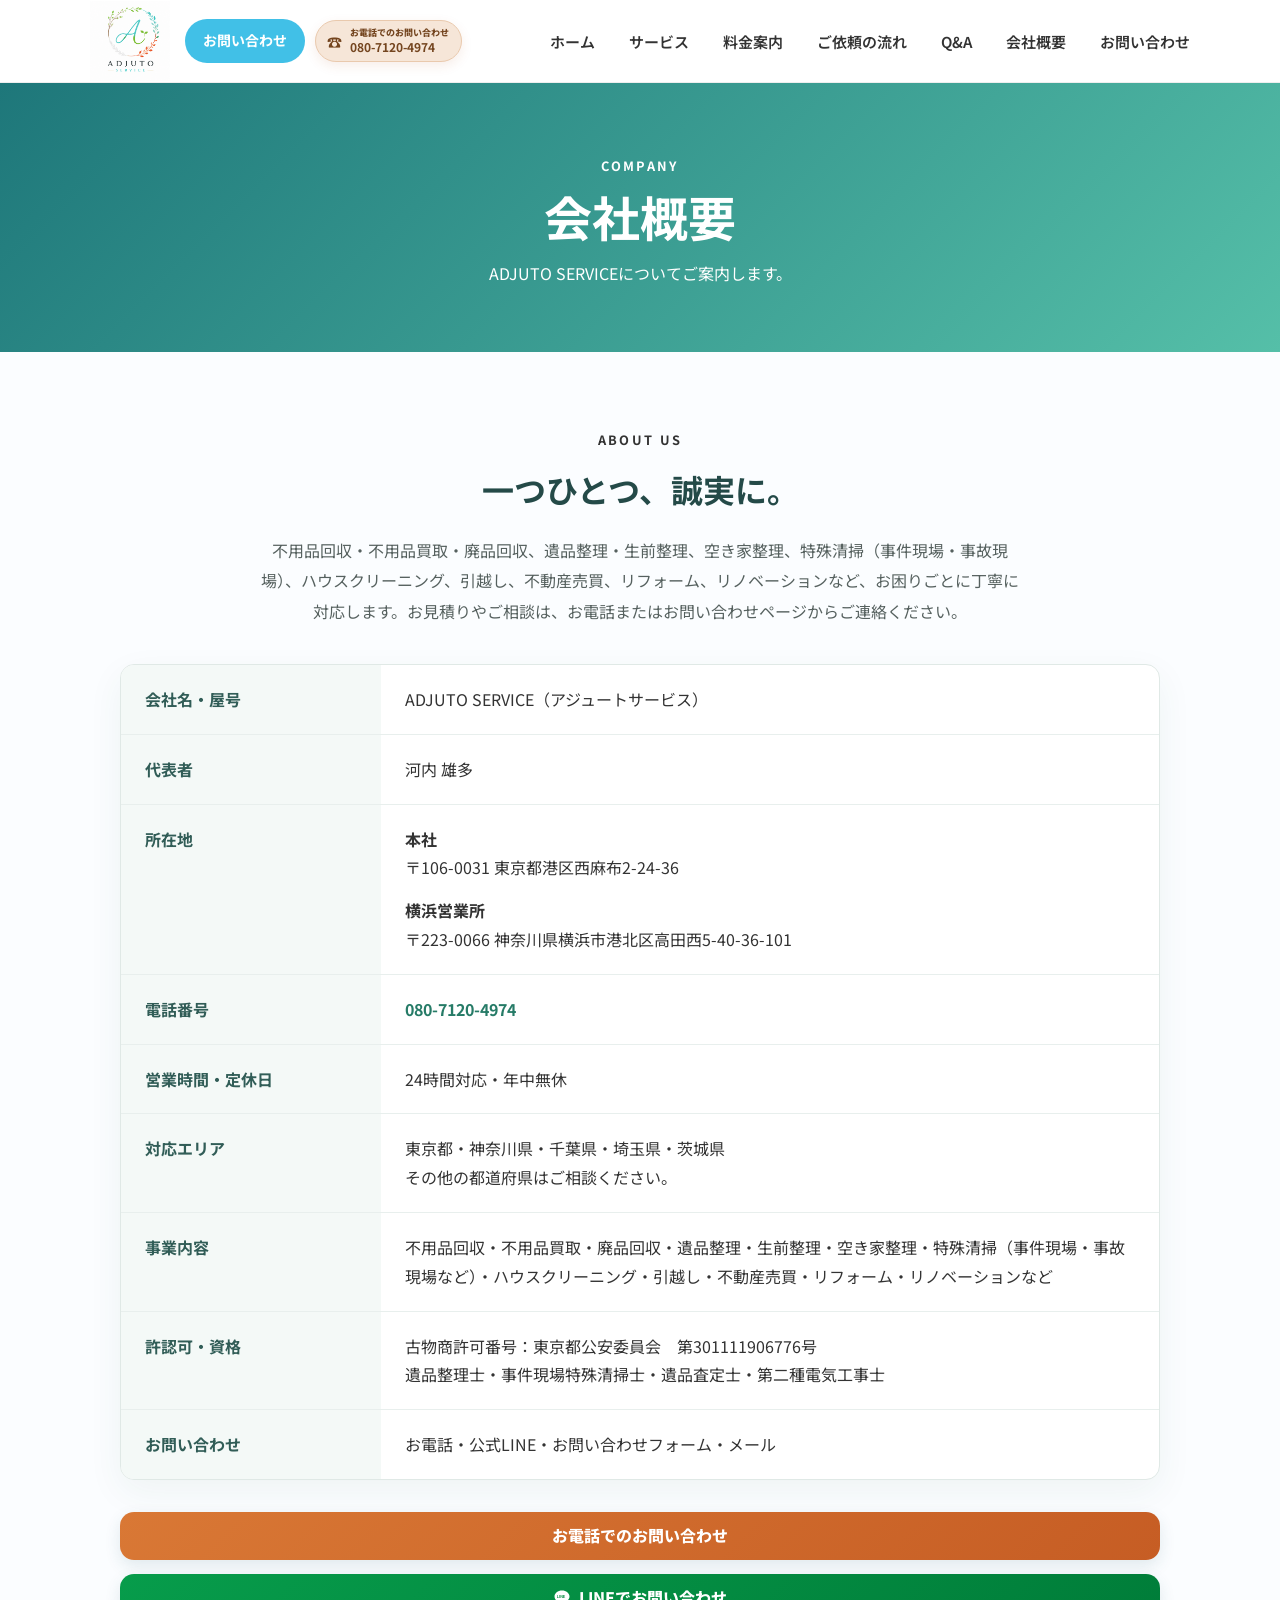
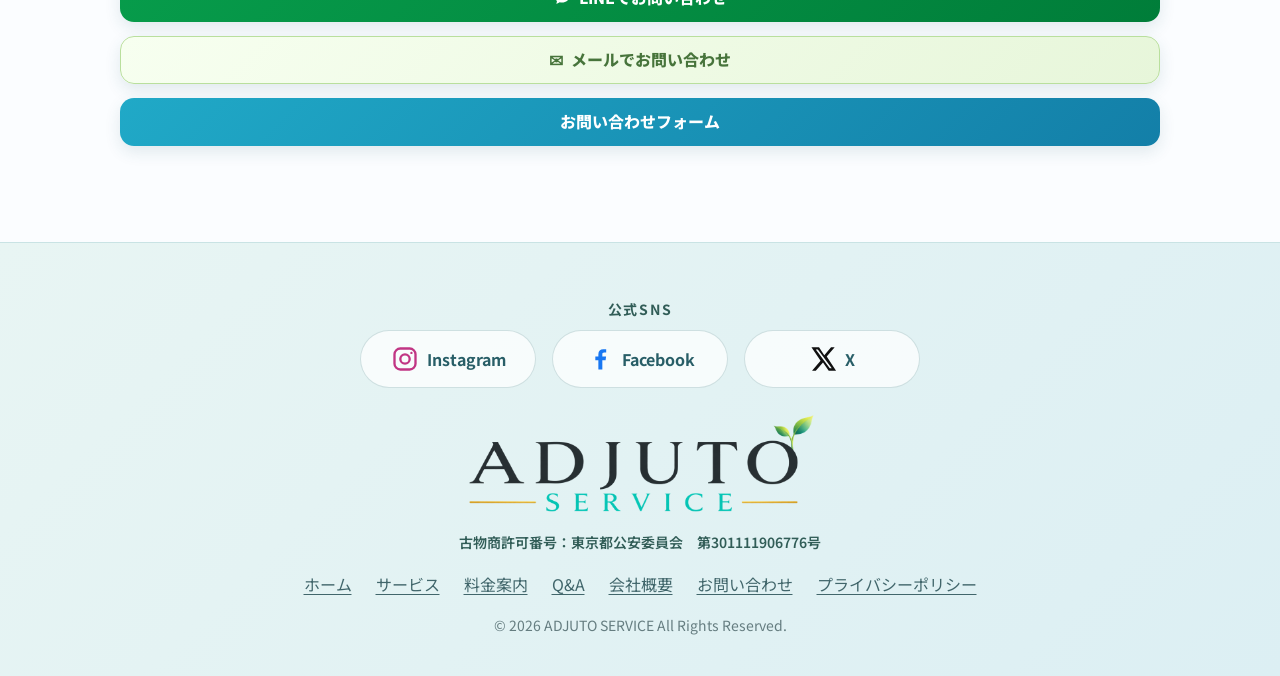
<file: company.html>
<!DOCTYPE html>
<html lang="ja">
<head>
  <meta charset="UTF-8">
  <meta name="viewport" content="width=device-width, initial-scale=1.0">
  <title>会社概要｜ADJUTO SERVICE（アジュートサービス）｜東京・横浜</title>
  <meta name="description" content="ADJUTO SERVICEの会社概要。事業内容は不用品回収・買取、廃品回収、遺品整理・生前整理、空き家整理、事件現場・事故現場の特殊清掃、ハウスクリーニング、引越しなどです。">
  <meta name="theme-color" content="#ffffff">
  <link rel="canonical" href="https://adjuto-service.github.io/company.html">
  <meta property="og:type" content="website">
<meta property="og:site_name" content="ADJUTO SERVICE（アジュートサービス）">
<meta property="og:title" content="会社概要｜ADJUTO SERVICE｜東京・横浜">
<meta property="og:description" content="不用品回収・買取、廃品回収、遺品整理・生前整理、空き家整理、事件現場・事故現場の特殊清掃、ハウスクリーニング、引越しなど。ADJUTO SERVICEの会社概要です。">
<meta property="og:url" content="https://adjuto-service.github.io/company.html">
<meta property="og:image" content="https://adjuto-service.github.io/images/optimized/987654.webp">
<meta property="og:image:alt" content="ADJUTO SERVICEのサービス紹介">
<meta property="og:locale" content="ja_JP">
<meta name="twitter:card" content="summary_large_image">
<meta name="twitter:title" content="会社概要｜ADJUTO SERVICE｜東京・横浜">
<meta name="twitter:description" content="不用品回収・買取、廃品回収、遺品整理・生前整理、空き家整理、事件現場・事故現場の特殊清掃などを行うADJUTO SERVICEの会社概要です。">
<meta name="twitter:image" content="https://adjuto-service.github.io/images/optimized/987654.webp">
<link rel="preconnect" href="https://fonts.googleapis.com">
  <link rel="preconnect" href="https://fonts.gstatic.com" crossorigin>
  <link href="https://fonts.googleapis.com/css2?family=Noto+Sans+JP:wght@300;400;500;700;900&display=swap" rel="stylesheet">
  <link rel="stylesheet" href="CSS/style.css?v=10">
  <link rel="stylesheet" href="CSS/service-pages.css?v=34">
  <script type="application/ld+json">
{
  "@context": "https://schema.org",
  "@graph": [
    {
      "@type": "Organization",
      "@id": "https://adjuto-service.github.io/#organization",
      "name": "ADJUTO SERVICE",
      "alternateName": "アジュートサービス",
      "url": "https://adjuto-service.github.io/",
      "logo": "https://adjuto-service.github.io/images/5566.png",
      "telephone": "+81-80-7120-4974",
      "email": "nk.works.h@gmail.com",
      "address": {
        "@type": "PostalAddress",
        "postalCode": "106-0031",
        "addressRegion": "東京都",
        "addressLocality": "港区",
        "streetAddress": "西麻布2-24-36",
        "addressCountry": "JP"
      },
      "location": [
        {
          "@type": "Place",
          "name": "本社",
          "address": {
            "@type": "PostalAddress",
            "postalCode": "106-0031",
            "addressRegion": "東京都",
            "addressLocality": "港区",
            "streetAddress": "西麻布2-24-36",
            "addressCountry": "JP"
          }
        },
        {
          "@type": "Place",
          "name": "横浜営業所",
          "address": {
            "@type": "PostalAddress",
            "postalCode": "223-0066",
            "addressRegion": "神奈川県",
            "addressLocality": "横浜市港北区",
            "streetAddress": "高田西5-40-36-101",
            "addressCountry": "JP"
          }
        }
      ],
      "areaServed": ["東京都", "神奈川県", "千葉県", "埼玉県", "茨城県"],
      "knowsAbout": ["不用品回収", "不用品買取", "廃品回収", "遺品整理", "生前整理", "空き家整理", "ハウスクリーニング", "特殊清掃", "事件現場の特殊清掃", "事故現場の特殊清掃", "引越し", "不動産売買", "リフォーム", "リノベーション"],
      "contactPoint": {
        "@type": "ContactPoint",
        "telephone": "+81-80-7120-4974",
        "email": "nk.works.h@gmail.com",
        "contactType": "customer service",
        "availableLanguage": "Japanese",
        "url": "https://adjuto-service.github.io/contact.html"
      }
    },
    {
      "@type": "WebPage",
      "@id": "https://adjuto-service.github.io/company.html#webpage",
      "url": "https://adjuto-service.github.io/company.html",
      "name": "会社概要｜ADJUTO SERVICE（アジュートサービス）｜東京・横浜",
      "inLanguage": "ja-JP",
      "about": {"@id": "https://adjuto-service.github.io/#organization"}
    }
  ]
}
</script>
</head>
<body class="info-page">
  <header>
    <div class="container">
      <a href="index.html" class="logo" aria-label="ADJUTO SERVICE ホーム"><img src="images/5566.png" alt="ADJUTO SERVICE（アジュートサービス）"></a>
      <div class="header-actions">
        <a href="contact.html" class="header-contact">お問い合わせ</a>
        <a href="tel:080-7120-4974" class="header-phone" aria-label="お電話でのお問い合わせ：080-7120-4974"><span class="header-phone-label">お電話でのお問い合わせ</span><strong>080-7120-4974</strong></a>
      </div>
      <nav aria-label="メインナビゲーション">
        <ul>
          <li><a href="index.html">ホーム</a></li>
          <li><a href="index.html#service">サービス</a></li>
          <li><a href="index.html#price">料金案内</a></li>
          <li><a href="index.html#flow">ご依頼の流れ</a></li>
          <li><a href="index.html#faq">Q&amp;A</a></li>
          <li><a href="company.html" aria-current="page">会社概要</a></li>
          <li><a href="contact.html">お問い合わせ</a></li>
        </ul>
      </nav>
      <button class="menu-btn" type="button" aria-label="メニューを開く" aria-expanded="false"><span></span><span></span><span></span></button>
    </div>
  </header>

  <main>
    <section class="info-hero">
      <div class="container">
        <p class="info-eyebrow">COMPANY</p>
        <h1>会社概要</h1>
        <p>ADJUTO SERVICEについてご案内します。</p>
      </div>
    </section>

    <section class="info-content">
      <div class="container info-container">
        <div class="company-intro">
          <p class="info-eyebrow">ABOUT US</p>
          <h2>一つひとつ、誠実に。</h2>
          <p>不用品回収・不用品買取・廃品回収、遺品整理・生前整理、空き家整理、特殊清掃（事件現場・事故現場）、ハウスクリーニング、引越し、不動産売買、リフォーム、リノベーションなど、お困りごとに丁寧に対応します。お見積りやご相談は、お電話またはお問い合わせページからご連絡ください。</p>
        </div>

        <div class="company-table-wrap">
          <table class="company-table">
            <tbody>
              <tr><th scope="row">会社名・屋号</th><td>ADJUTO SERVICE（アジュートサービス）</td></tr>
              <tr><th scope="row">代表者</th><td>河内 雄多</td></tr>
              <tr><th scope="row">所在地</th><td><div class="office-address"><strong>本社</strong><br>〒106-0031 東京都港区西麻布2-24-36</div><div class="office-address"><strong>横浜営業所</strong><br>〒223-0066 神奈川県横浜市港北区高田西5-40-36-101</div></td></tr>
              <tr><th scope="row">電話番号</th><td><a href="tel:080-7120-4974">080-7120-4974</a></td></tr>
              <tr><th scope="row">営業時間・定休日</th><td>24時間対応・年中無休</td></tr>
              <tr><th scope="row">対応エリア</th><td>東京都・神奈川県・千葉県・埼玉県・茨城県<br>その他の都道府県はご相談ください。</td></tr>
              <tr><th scope="row">事業内容</th><td>不用品回収・不用品買取・廃品回収・遺品整理・生前整理・空き家整理・特殊清掃（事件現場・事故現場など）・ハウスクリーニング・引越し・不動産売買・リフォーム・リノベーションなど</td></tr>
              <tr><th scope="row">許認可・資格</th><td>古物商許可番号：東京都公安委員会　<span class="permit-number">第301111906776号</span><br>遺品整理士・事件現場特殊清掃士・遺品査定士・第二種電気工事士</td></tr>
              <tr><th scope="row">お問い合わせ</th><td>お電話・公式LINE・お問い合わせフォーム・メール</td></tr>
            </tbody>
          </table>
        </div>

        <div class="info-actions">
          <a class="btn phone-cta" href="tel:080-7120-4974">お電話でのお問い合わせ</a>
          <a class="btn line-cta" href="https://lin.ee/5PugXW8t" target="_blank" rel="noopener noreferrer"><svg class="line-icon" viewBox="0 0 24 24" aria-hidden="true"><path d="M12 2C6.48 2 2 5.58 2 10c0 2.37 1.28 4.49 3.31 5.91L4.5 20l4.47-2.32c.96.21 1.98.32 3.03.32 5.52 0 10-3.58 10-8S17.52 2 12 2Z"/><text x="5.1" y="12.1">LINE</text></svg>LINEでお問い合わせ</a>
          <a class="btn email-cta" href="mailto:nk.works.h@gmail.com">メールでお問い合わせ</a>
          <a class="btn estimate-cta" href="contact.html">お問い合わせフォーム</a>
        </div>
      </div>
    </section>
  </main>

  <footer>
    <div class="container">
      <nav class="footer-social" aria-label="公式SNS">
        <p class="footer-social-title">公式SNS</p>
        <div class="footer-social-links">
          <a href="https://www.instagram.com/adjutoservice?srtk=MXh3dXl4MWJpZ3RsOA%3D%3D&amp;utm_source=qr" target="_blank" rel="noopener noreferrer" aria-label="Instagram（新しいタブで開く）"><svg viewBox="0 0 24 24" aria-hidden="true"><rect x="3" y="3" width="18" height="18" rx="5"/><circle cx="12" cy="12" r="4"/><circle class="social-icon-dot" cx="17.5" cy="6.8" r="1"/></svg><span>Instagram</span></a>
          <a href="https://www.facebook.com/share/1E2aXskPdL/?mibextid=wwXIfr" target="_blank" rel="noopener noreferrer" aria-label="Facebook（新しいタブで開く）"><svg viewBox="0 0 24 24" aria-hidden="true"><path d="M14 21v-8h2.8l.4-3.1H14V8c0-.9.3-1.5 1.6-1.5h1.7V3.7c-.3 0-1.3-.1-2.5-.1-2.5 0-4.2 1.5-4.2 4.3v2H8v3.1h2.6v8H14z"/></svg><span>Facebook</span></a>
          <a href="https://x.com/nkworks11940?s=11" target="_blank" rel="noopener noreferrer" aria-label="X（新しいタブで開く）"><svg viewBox="0 0 24 24" aria-hidden="true"><path d="M18.9 2H22l-6.8 7.8L23.2 22h-6.3L12 14.9 5.8 22H2.6l7.3-8.4L2.1 2h6.5l4.5 6.7L18.9 2zm-1.1 18h1.7L7.6 3.9H5.8L17.8 20z"/></svg><span>X</span></a>
        </div>
      </nav>
      <div class="footer-logo"><img src="images/5555.png" alt="ADJUTO SERVICE"><p class="footer-permit">古物商許可番号：東京都公安委員会　<span class="permit-number">第301111906776号</span></p></div>
      <ul class="footer-menu">
        <li><a href="index.html">ホーム</a></li>
        <li><a href="index.html#service">サービス</a></li>
        <li><a href="index.html#price">料金案内</a></li>
        <li><a href="index.html#faq">Q&amp;A</a></li>
        <li><a href="company.html">会社概要</a></li>
        <li><a href="contact.html">お問い合わせ</a></li>
        <li><a href="privacy.html">プライバシーポリシー</a></li>
      </ul>
      <p class="copyright">© 2026 ADJUTO SERVICE All Rights Reserved.</p>
    </div>
  </footer>
  <script src="js/script.js"></script>
</body>
</html>
</file>
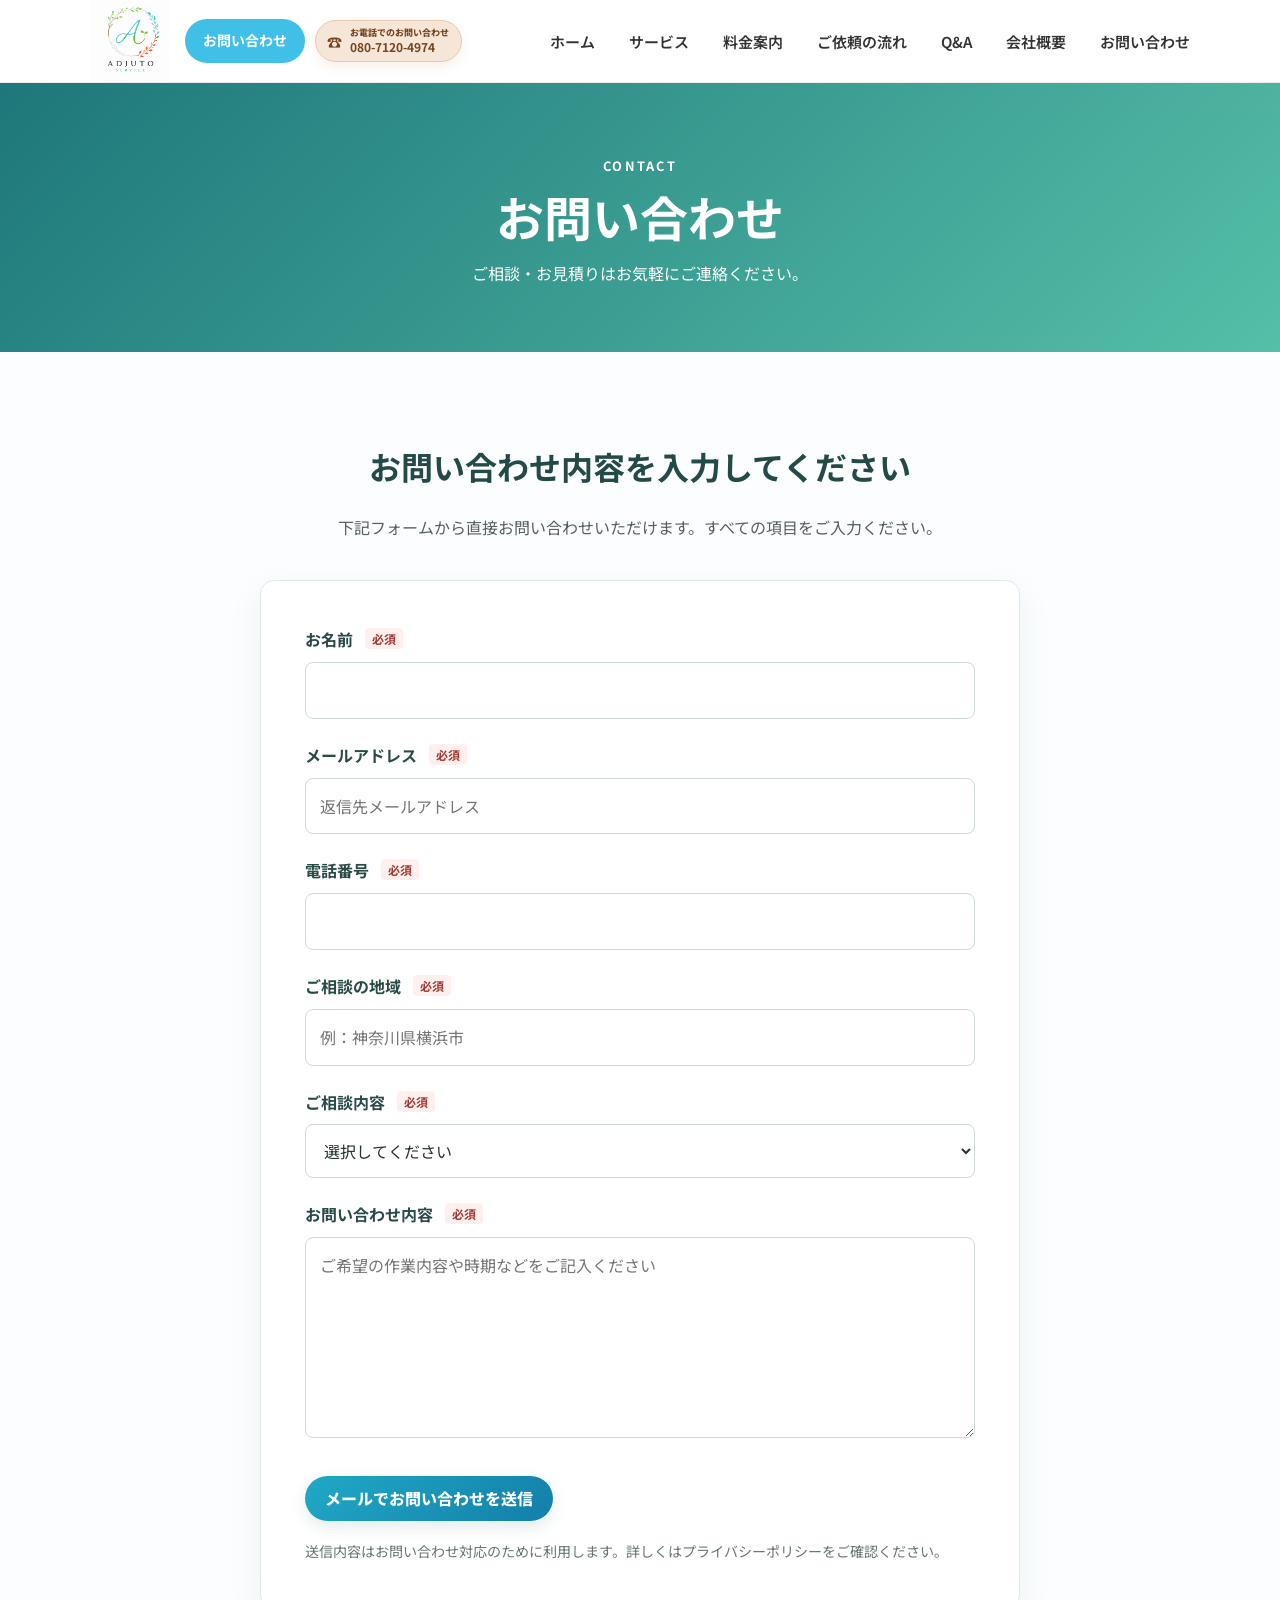
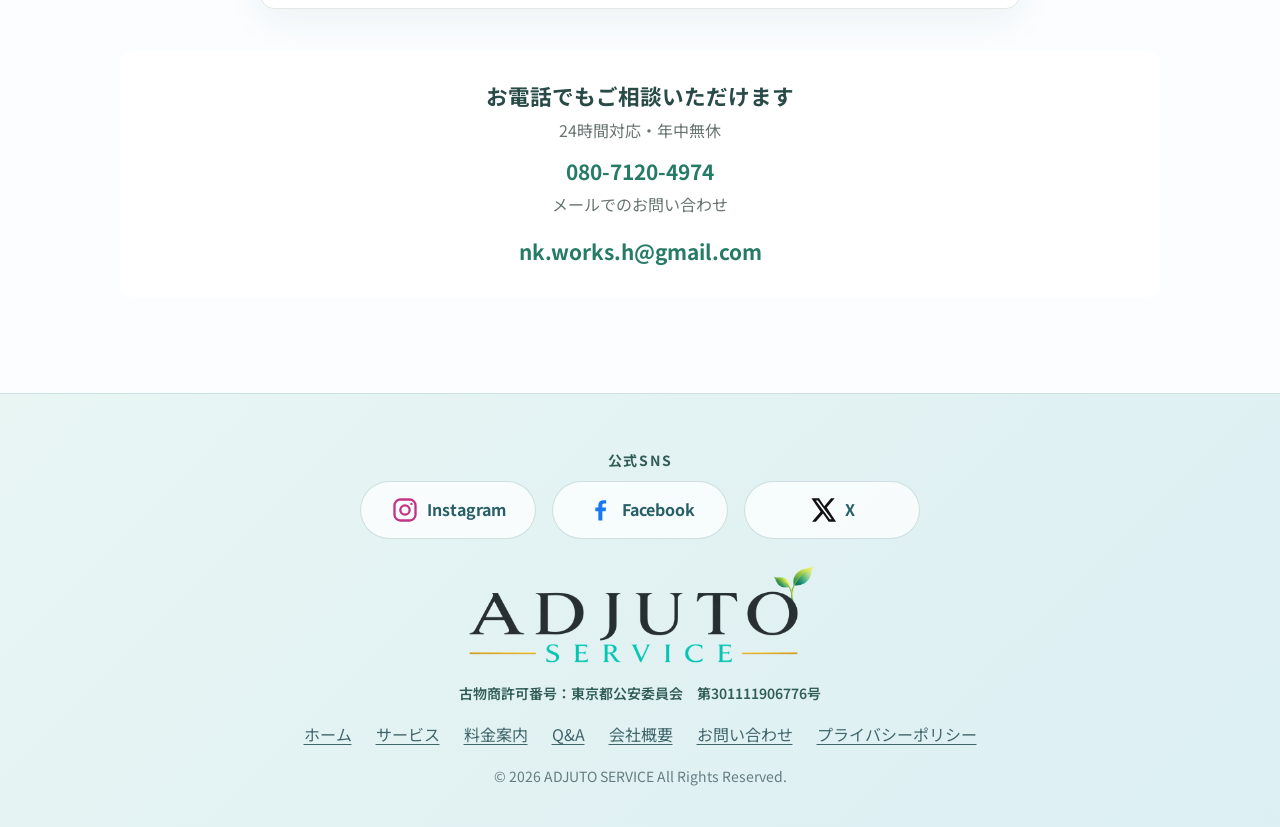
<file: contact.html>
<!DOCTYPE html>
<html lang="ja">
<head>
  <meta charset="UTF-8">
  <meta name="viewport" content="width=device-width, initial-scale=1.0">
  <title>お問い合わせ｜不用品回収・遺品整理の無料相談｜ADJUTO SERVICE</title>
  <meta name="description" content="不用品回収・遺品整理・生前整理などのご相談はこちら。東京・神奈川を中心に関東エリア対応。お電話は24時間受付、現地・写真のお見積りは無料です。">
  <meta name="theme-color" content="#ffffff">
  <link rel="canonical" href="https://adjuto-service.github.io/contact.html">
  <meta property="og:type" content="website">
<meta property="og:site_name" content="ADJUTO SERVICE（アジュートサービス）">
<meta property="og:title" content="お問い合わせ｜不用品回収・遺品整理の無料相談｜ADJUTO SERVICE">
<meta property="og:description" content="不用品回収・遺品整理・生前整理などのご相談はこちら。東京・神奈川を中心に関東エリア対応。お電話は24時間受付、現地・写真のお見積りは無料です。">
<meta property="og:url" content="https://adjuto-service.github.io/contact.html">
<meta property="og:image" content="https://adjuto-service.github.io/images/optimized/987654.webp">
<meta property="og:image:alt" content="ADJUTO SERVICEのサービス紹介">
<meta property="og:locale" content="ja_JP">
<meta name="twitter:card" content="summary_large_image">
<meta name="twitter:title" content="お問い合わせ｜ADJUTO SERVICE">
<meta name="twitter:description" content="関東の不用品回収・遺品整理などのご相談・無料お見積りはこちら。お電話は24時間受付しています。">
<meta name="twitter:image" content="https://adjuto-service.github.io/images/optimized/987654.webp">
<link rel="preconnect" href="https://fonts.googleapis.com">
  <link rel="preconnect" href="https://fonts.gstatic.com" crossorigin>
  <link href="https://fonts.googleapis.com/css2?family=Noto+Sans+JP:wght@300;400;500;700;900&display=swap" rel="stylesheet">
  <link rel="stylesheet" href="CSS/style.css?v=10">
  <link rel="stylesheet" href="CSS/service-pages.css?v=34">
<script type="application/ld+json">
{
  "@context": "https://schema.org",
  "@type": "ContactPage",
  "@id": "https://adjuto-service.github.io/contact.html#webpage",
  "url": "https://adjuto-service.github.io/contact.html",
  "name": "お問い合わせ｜ADJUTO SERVICE（アジュートサービス）",
  "inLanguage": "ja-JP",
  "about": {"@id": "https://adjuto-service.github.io/#organization"},
  "mainEntity": {"@id": "https://adjuto-service.github.io/#organization"}
}
</script>
</head>
<body class="info-page">
  <header>
    <div class="container">
      <a href="index.html" class="logo" aria-label="ADJUTO SERVICE ホーム"><img src="images/5566.png" alt="ADJUTO SERVICE（アジュートサービス）"></a>
      <div class="header-actions">
        <a href="contact.html" class="header-contact" aria-current="page">お問い合わせ</a>
        <a href="tel:080-7120-4974" class="header-phone" aria-label="お電話でのお問い合わせ：080-7120-4974"><span class="header-phone-label">お電話でのお問い合わせ</span><strong>080-7120-4974</strong></a>
      </div>
      <nav aria-label="メインナビゲーション">
        <ul>
          <li><a href="index.html">ホーム</a></li>
          <li><a href="index.html#service">サービス</a></li>
          <li><a href="index.html#price">料金案内</a></li>
          <li><a href="index.html#flow">ご依頼の流れ</a></li>
          <li><a href="index.html#faq">Q&amp;A</a></li>
          <li><a href="company.html">会社概要</a></li>
          <li><a href="contact.html" aria-current="page">お問い合わせ</a></li>
        </ul>
      </nav>
      <button class="menu-btn" type="button" aria-label="メニューを開く" aria-expanded="false"><span></span><span></span><span></span></button>
    </div>
  </header>

  <main>
    <section class="info-hero">
      <div class="container">
        <p class="info-eyebrow">CONTACT</p>
        <h1>お問い合わせ</h1>
        <p>ご相談・お見積りはお気軽にご連絡ください。</p>
      </div>
    </section>

    <section class="info-content" id="contact-form">
      <div class="container info-container">
        <div class="contact-intro">
          <h2>お問い合わせ内容を入力してください</h2>
          <p>下記フォームから直接お問い合わせいただけます。すべての項目をご入力ください。</p>
        </div>

        <form class="inquiry-form" id="inquiry-form" action="https://script.google.com/macros/s/AKfycbwCEeOz0XuacBtzvBkVrLOqnFUx108dPETavbGkbfyVLVx3JNVU9cSlEHmAnW66VwJbtA/exec" method="POST" target="adjuto-form-result">
          <input type="hidden" name="_clientToken" value="">
          <input type="text" name="_honey" tabindex="-1" autocomplete="off" aria-hidden="true" class="form-honeypot">
          <input type="hidden" name="送信日時（JST）" id="submission-time-jst">
          <div class="form-field">
            <label for="name">お名前 <span class="required">必須</span></label>
            <input id="name" name="name" autocomplete="name" required maxlength="80">
          </div>
          <div class="form-field">
            <label for="email">メールアドレス <span class="required">必須</span></label>
            <input id="email" name="email" type="email" autocomplete="email" maxlength="160" placeholder="返信先メールアドレス" required>
          </div>
          <div class="form-field">
            <label for="phone">電話番号 <span class="required">必須</span></label>
            <input id="phone" name="phone" type="tel" autocomplete="tel" maxlength="30" required>
          </div>
          <div class="form-field">
            <label for="area">ご相談の地域 <span class="required">必須</span></label>
            <input id="area" name="area" autocomplete="address-level1" maxlength="80" placeholder="例：神奈川県横浜市" required>
          </div>
          <div class="form-field">
            <label for="service">ご相談内容 <span class="required">必須</span></label>
            <select id="service" name="service" required>
              <option value="">選択してください</option>
              <option>不用品回収</option>
              <option>遺品整理</option>
              <option>生前整理</option>
              <option>空き家整理</option>
              <option>ハウスクリーニング</option>
              <option>引越し</option>
              <option>その他</option>
            </select>
          </div>
          <div class="form-field">
            <label for="message">お問い合わせ内容 <span class="required">必須</span></label>
            <textarea id="message" name="message" rows="6" required maxlength="3000" placeholder="ご希望の作業内容や時期などをご記入ください"></textarea>
          </div>
          <p id="form-status" class="copy-status" role="status"></p>
          <iframe name="adjuto-form-result" title="送信結果" hidden></iframe>
          <button class="btn estimate-cta form-submit" type="submit">メールでお問い合わせを送信</button>
          <p class="form-privacy">送信内容はお問い合わせ対応のために利用します。詳しくは<a href="privacy.html">プライバシーポリシー</a>をご確認ください。</p>
        </form>

        <section class="message-result" id="message-result" hidden aria-live="polite">
          <h2>お問い合わせを受け付けました</h2>
          <p>内容を確認のうえ、担当者よりご連絡いたします。しばらくしても返信がない場合は、お電話でお問い合わせください。</p>
          <div class="info-actions">
            <a class="btn line-cta" href="https://lin.ee/5PugXW8t" target="_blank" rel="noopener noreferrer">公式LINEで相談</a>
            <a class="btn phone-cta" href="tel:080-7120-4974">電話で問い合わせ</a>
          </div>
        </section>

        <aside class="direct-contact">
          <h2>お電話でもご相談いただけます</h2>
          <p>24時間対応・年中無休</p>
          <a href="tel:080-7120-4974">080-7120-4974</a>
          <p>メールでのお問い合わせ</p>
          <a class="direct-email" href="mailto:nk.works.h@gmail.com">nk.works.h@gmail.com</a>
        </aside>
      </div>
    </section>
  </main>

  <footer>
    <div class="container">
      <nav class="footer-social" aria-label="公式SNS">
        <p class="footer-social-title">公式SNS</p>
        <div class="footer-social-links">
          <a href="https://www.instagram.com/adjutoservice?srtk=MXh3dXl4MWJpZ3RsOA%3D%3D&amp;utm_source=qr" target="_blank" rel="noopener noreferrer" aria-label="Instagram（新しいタブで開く）"><svg viewBox="0 0 24 24" aria-hidden="true"><rect x="3" y="3" width="18" height="18" rx="5"/><circle cx="12" cy="12" r="4"/><circle class="social-icon-dot" cx="17.5" cy="6.8" r="1"/></svg><span>Instagram</span></a>
          <a href="https://www.facebook.com/share/1E2aXskPdL/?mibextid=wwXIfr" target="_blank" rel="noopener noreferrer" aria-label="Facebook（新しいタブで開く）"><svg viewBox="0 0 24 24" aria-hidden="true"><path d="M14 21v-8h2.8l.4-3.1H14V8c0-.9.3-1.5 1.6-1.5h1.7V3.7c-.3 0-1.3-.1-2.5-.1-2.5 0-4.2 1.5-4.2 4.3v2H8v3.1h2.6v8H14z"/></svg><span>Facebook</span></a>
          <a href="https://x.com/nkworks11940?s=11" target="_blank" rel="noopener noreferrer" aria-label="X（新しいタブで開く）"><svg viewBox="0 0 24 24" aria-hidden="true"><path d="M18.9 2H22l-6.8 7.8L23.2 22h-6.3L12 14.9 5.8 22H2.6l7.3-8.4L2.1 2h6.5l4.5 6.7L18.9 2zm-1.1 18h1.7L7.6 3.9H5.8L17.8 20z"/></svg><span>X</span></a>
        </div>
      </nav>
      <div class="footer-logo"><img src="images/5555.png" alt="ADJUTO SERVICE"><p class="footer-permit">古物商許可番号：東京都公安委員会　<span class="permit-number">第301111906776号</span></p></div>
      <ul class="footer-menu">
        <li><a href="index.html">ホーム</a></li>
        <li><a href="index.html#service">サービス</a></li>
        <li><a href="index.html#price">料金案内</a></li>
        <li><a href="index.html#faq">Q&amp;A</a></li>
        <li><a href="company.html">会社概要</a></li>
        <li><a href="contact.html">お問い合わせ</a></li>
        <li><a href="privacy.html">プライバシーポリシー</a></li>
      </ul>
      <p class="copyright">© 2026 ADJUTO SERVICE All Rights Reserved.</p>
    </div>
  </footer>
  <script src="js/script.js"></script>
  <script>
    (() => {
      const form = document.getElementById("inquiry-form");
      const japanTimeField = document.getElementById("submission-time-jst");
      if (!form || !japanTimeField) return;
      const setJapanTime = () => {
        japanTimeField.value = new Intl.DateTimeFormat("ja-JP", {
          timeZone: "Asia/Tokyo",
          year: "numeric", month: "2-digit", day: "2-digit", weekday: "short",
          hour: "2-digit", minute: "2-digit", second: "2-digit", hourCycle: "h23"
        }).format(new Date()) + "（JST）";
      };
      setJapanTime();
      form.addEventListener("submit", setJapanTime, true);
    })();
  </script>
  <script src="js/contact-form.js?v=7"></script>
</body>
</html>
</file>
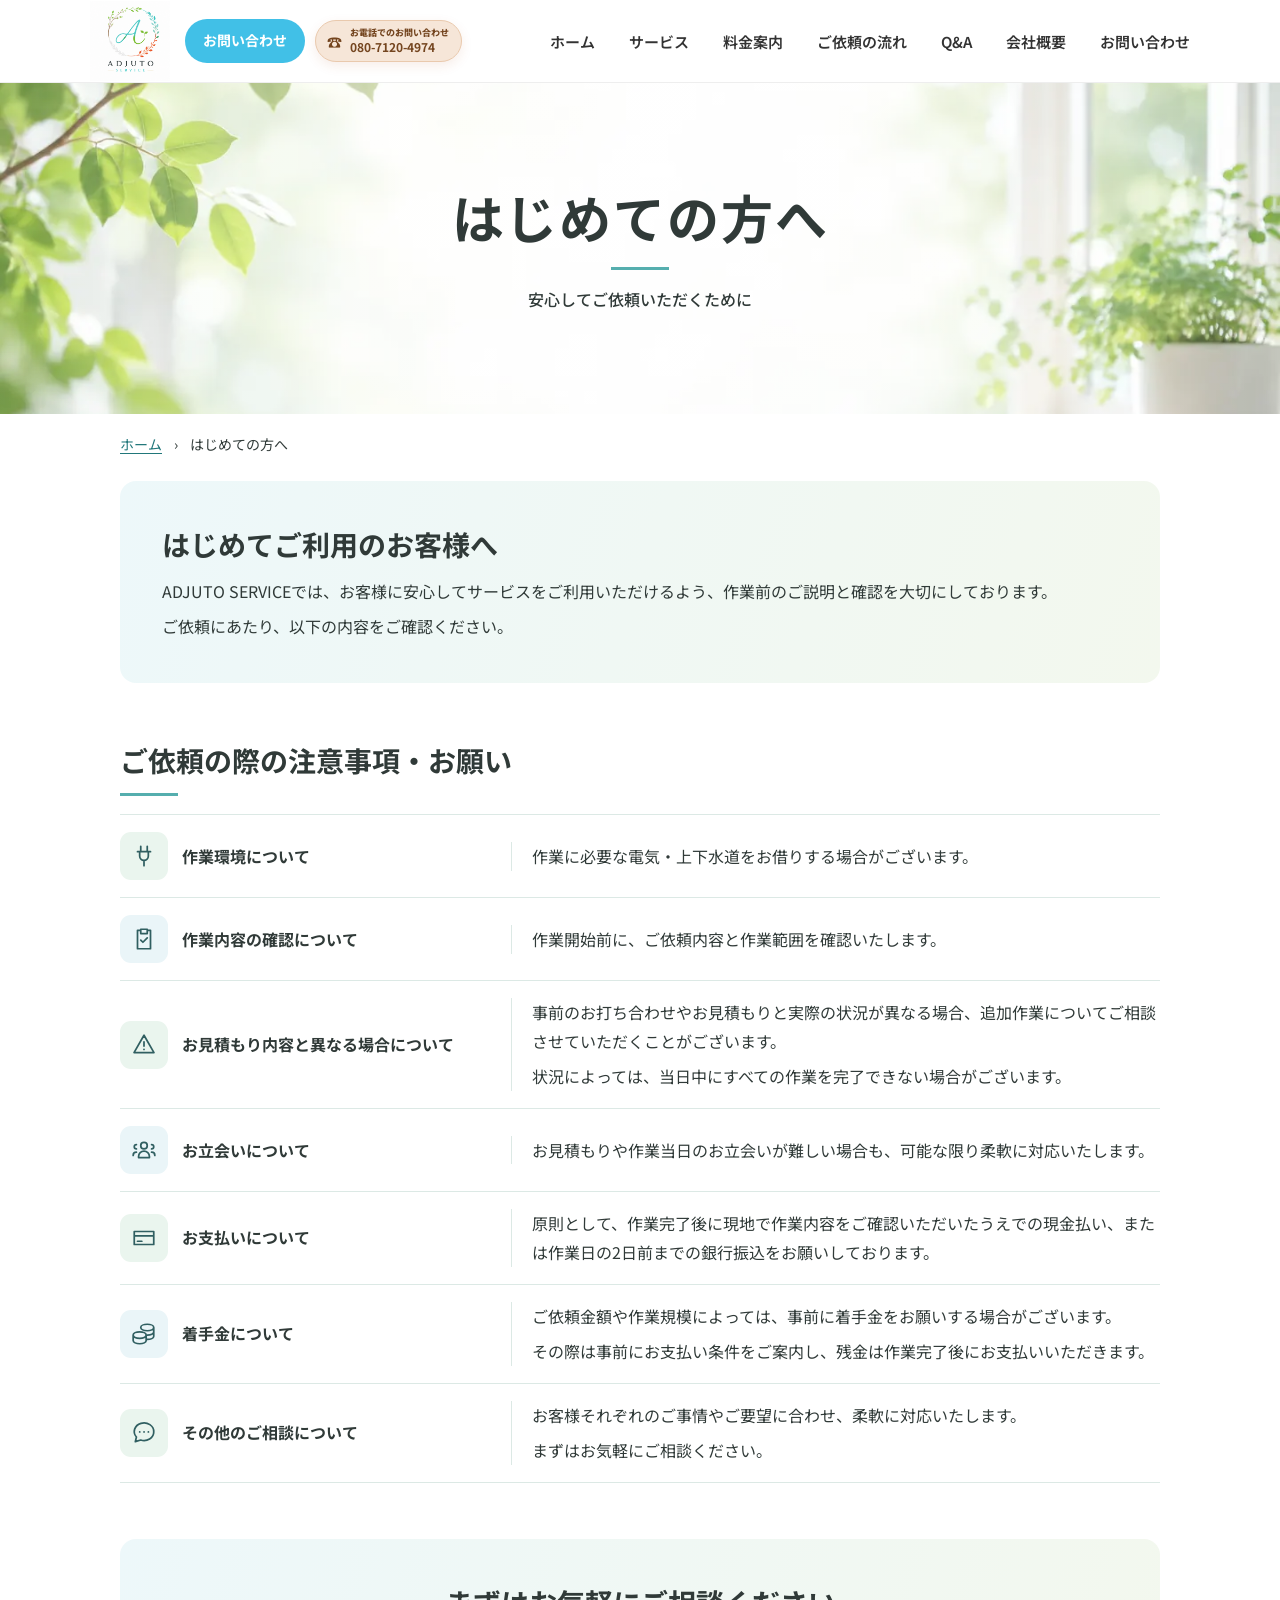
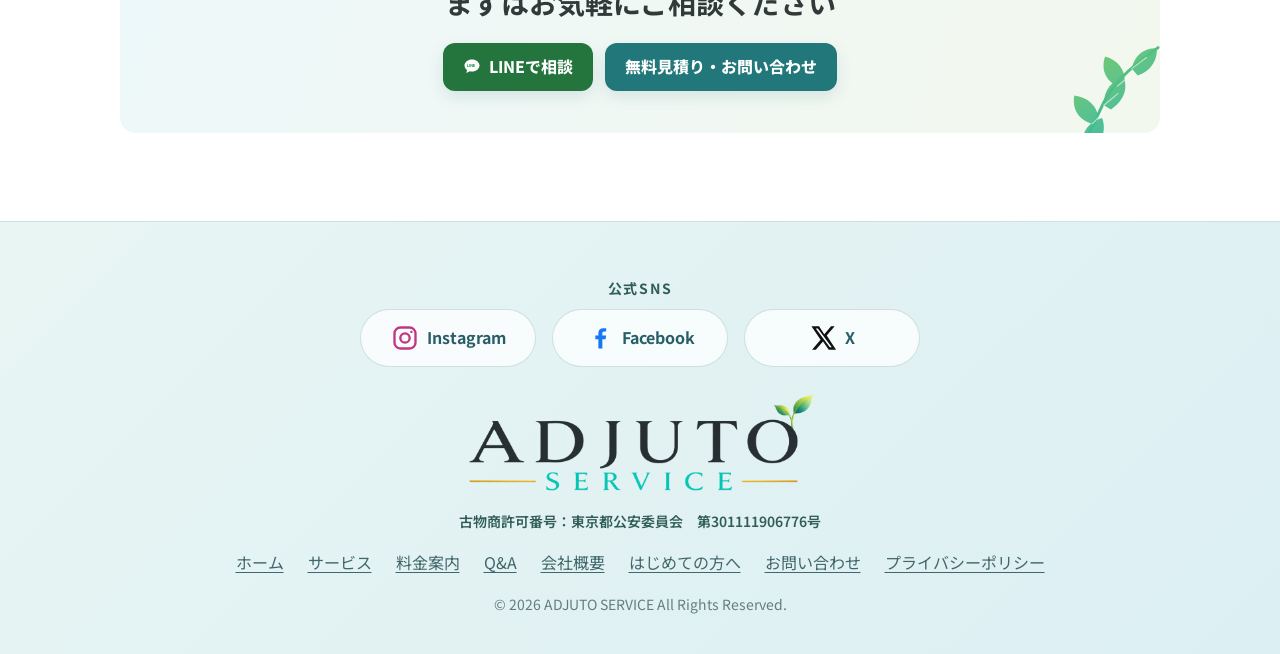
<file: first-guide.html>
<!DOCTYPE html>
<html lang="ja">
<head>
  <meta charset="UTF-8">
  <meta name="viewport" content="width=device-width, initial-scale=1.0">
  <title>はじめての方へ｜ADJUTO SERVICE（アジュートサービス）</title>
  <meta name="description" content="ADJUTO SERVICEをはじめてご利用の方へ。作業前の確認、お見積もり、お立会い、お支払い方法や着手金など、ご依頼前にご確認いただきたい事項をご案内します。">
  <meta name="theme-color" content="#ffffff">
  <link rel="canonical" href="https://adjuto-service.github.io/first-guide.html">
  <meta property="og:type" content="website">
  <meta property="og:site_name" content="ADJUTO SERVICE（アジュートサービス）">
  <meta property="og:title" content="はじめての方へ｜ADJUTO SERVICE（アジュートサービス）">
  <meta property="og:description" content="ADJUTO SERVICEをはじめてご利用の方へ。作業前の確認、お見積もり、お立会い、お支払い方法や着手金など、ご依頼前にご確認いただきたい事項をご案内します。">
  <meta property="og:url" content="https://adjuto-service.github.io/first-guide.html">
  <meta property="og:image" content="https://adjuto-service.github.io/images/optimized/987654.webp">
  <meta property="og:image:alt" content="ADJUTO SERVICEのサービス紹介">
  <meta property="og:locale" content="ja_JP">
  <meta name="twitter:card" content="summary_large_image">
  <link rel="preconnect" href="https://fonts.googleapis.com">
  <link rel="preconnect" href="https://fonts.gstatic.com" crossorigin>
  <link href="https://fonts.googleapis.com/css2?family=Noto+Sans+JP:wght@300;400;500;700;900&display=swap" rel="stylesheet">
  <link rel="stylesheet" href="CSS/style.css?v=10">
  <link rel="stylesheet" href="CSS/service-pages.css?v=34">
  <link rel="stylesheet" href="CSS/first-guide.css?v=2">
</head>
<body class="info-page">
  <header>
    <div class="container">
      <a href="index.html" class="logo" aria-label="ADJUTO SERVICE ホーム"><img src="images/5566.png" alt="ADJUTO SERVICE（アジュートサービス）"></a>
      <div class="header-actions">
        <a href="contact.html" class="header-contact">お問い合わせ</a>
        <a href="tel:080-7120-4974" class="header-phone" aria-label="お電話でのお問い合わせ：080-7120-4974"><span class="header-phone-label">お電話でのお問い合わせ</span><strong>080-7120-4974</strong></a>
      </div>
      <nav aria-label="メインナビゲーション">
        <ul>
          <li><a href="index.html">ホーム</a></li>
          <li><a href="index.html#service">サービス</a></li>
          <li><a href="index.html#price">料金案内</a></li>
          <li><a href="index.html#flow">ご依頼の流れ</a></li>
          <li><a href="index.html#faq">Q&amp;A</a></li>
          <li><a href="company.html">会社概要</a></li>
          <li><a href="contact.html">お問い合わせ</a></li>
        </ul>
      </nav>
      <button class="menu-btn" type="button" aria-label="メニューを開く" aria-expanded="false"><span></span><span></span><span></span></button>
    </div>
  </header>

  <main class="guide">
    <div class="guide-hero">
      <div class="container">
        <h1>はじめての方へ</h1>
        <p>安心してご依頼いただくために</p>
      </div>
    </div>

    <div class="container info-container guide-content">
      <nav class="guide-breadcrumb" aria-label="パンくずリスト">
        <a href="./">ホーム</a><span aria-hidden="true">›</span><span aria-current="page">はじめての方へ</span>
      </nav>

      <div class="guide-intro">
        <h2>はじめてご利用のお客様へ</h2>
        <p>ADJUTO SERVICEでは、お客様に安心してサービスをご利用いただけるよう、作業前のご説明と確認を大切にしております。</p>
        <p>ご依頼にあたり、以下の内容をご確認ください。</p>
      </div>

      <section class="guide-notices" aria-labelledby="guide-notices-title">
        <h2 id="guide-notices-title">ご依頼の際の注意事項・お願い</h2>
        <ul>
        <li class="guide-notice">
          <div class="guide-notice-heading">
            <span class="guide-icon"><svg viewBox="0 0 24 24" aria-hidden="true" focusable="false"><path d="M9 3v5m6-5v5M6 8h12m-2 0v4a4 4 0 0 1-8 0V8m4 8v5"/></svg></span>
            <h3>作業環境について</h3>
          </div>
          <div class="guide-notice-copy">
            <p>作業に必要な電気・上下水道をお借りする場合がございます。</p>
          </div>
        </li>
        <li class="guide-notice">
          <div class="guide-notice-heading">
            <span class="guide-icon"><svg viewBox="0 0 24 24" aria-hidden="true" focusable="false"><path d="M9 4H6v17h12V4h-3M9 3h6v4H9zM9 13l2 2 4-4"/></svg></span>
            <h3>作業内容の確認について</h3>
          </div>
          <div class="guide-notice-copy">
            <p>作業開始前に、ご依頼内容と作業範囲を確認いたします。</p>
          </div>
        </li>
        <li class="guide-notice">
          <div class="guide-notice-heading">
            <span class="guide-icon"><svg viewBox="0 0 24 24" aria-hidden="true" focusable="false"><path d="M12 3 2.8 19h18.4L12 3zm0 6v4m0 3v.1"/></svg></span>
            <h3>お見積もり内容と異なる場合について</h3>
          </div>
          <div class="guide-notice-copy">
            <p>事前のお打ち合わせやお見積もりと実際の状況が異なる場合、追加作業についてご相談させていただくことがございます。</p>
            <p>状況によっては、当日中にすべての作業を完了できない場合がございます。</p>
          </div>
        </li>
        <li class="guide-notice">
          <div class="guide-notice-heading">
            <span class="guide-icon"><svg viewBox="0 0 24 24" aria-hidden="true" focusable="false"><path d="M15 8a3 3 0 1 1-6 0 3 3 0 0 1 6 0zm-8 11v-1a5 5 0 1 1 10 0v1H7zM5 7a2 2 0 0 0 0 4m14-4a2 2 0 0 1 0 4M5 14a3 3 0 0 0-3 3m17-3a3 3 0 0 1 3 3"/></svg></span>
            <h3>お立会いについて</h3>
          </div>
          <div class="guide-notice-copy">
            <p>お見積もりや作業当日のお立会いが難しい場合も、可能な限り柔軟に対応いたします。</p>
          </div>
        </li>
        <li class="guide-notice">
          <div class="guide-notice-heading">
            <span class="guide-icon"><svg viewBox="0 0 24 24" aria-hidden="true" focusable="false"><path d="M3 6h18v12H3zM3 10h18M6 15h4"/></svg></span>
            <h3>お支払いについて</h3>
          </div>
          <div class="guide-notice-copy">
            <p>原則として、作業完了後に現地で作業内容をご確認いただいたうえでの現金払い、または作業日の2日前までの銀行振込をお願いしております。</p>
          </div>
        </li>
        <li class="guide-notice">
          <div class="guide-notice-heading">
            <span class="guide-icon"><svg viewBox="0 0 24 24" aria-hidden="true" focusable="false"><path d="M21 6c0 1.7-2.7 3-6 3S9 7.7 9 6s2.7-3 6-3 6 1.3 6 3zm0 0v8c0 1.7-2.7 3-6 3m6-7c0 1.7-2.7 3-6 3m-1 0c0 1.7-2.7 3-6 3s-6-1.3-6-3 2.7-3 6-3 6 1.3 6 3zm0 0v5c0 1.7-2.7 3-6 3s-6-1.3-6-3v-5"/></svg></span>
            <h3>着手金について</h3>
          </div>
          <div class="guide-notice-copy">
            <p>ご依頼金額や作業規模によっては、事前に着手金をお願いする場合がございます。</p>
            <p>その際は事前にお支払い条件をご案内し、残金は作業完了後にお支払いいただきます。</p>
          </div>
        </li>
        <li class="guide-notice">
          <div class="guide-notice-heading">
            <span class="guide-icon"><svg viewBox="0 0 24 24" aria-hidden="true" focusable="false"><path d="M21 11a9 8 0 0 1-12 7.5L4 20l1-4.3A9 8 0 1 1 21 11zM8 11h.1m3.9 0h.1m3.9 0h.1"/></svg></span>
            <h3>その他のご相談について</h3>
          </div>
          <div class="guide-notice-copy">
            <p>お客様それぞれのご事情やご要望に合わせ、柔軟に対応いたします。</p>
            <p>まずはお気軽にご相談ください。</p>
          </div>
        </li>
        </ul>
      </section>

      <section class="guide-contact" aria-labelledby="guide-contact-title">
        <h2 id="guide-contact-title">まずはお気軽にご相談ください</h2>
        <div class="guide-actions">
          <a class="btn line-cta" href="https://lin.ee/5PugXW8t" target="_blank" rel="noopener noreferrer"><svg class="line-icon" viewBox="0 0 24 24" aria-hidden="true"><path d="M12 2C6.48 2 2 5.58 2 10c0 2.37 1.28 4.49 3.31 5.91L4.5 20l4.47-2.32c.96.21 1.98.32 3.03.32 5.52 0 10-3.58 10-8S17.52 2 12 2Z"/><text x="5.1" y="12.1">LINE</text></svg>LINEで相談</a>
          <a class="btn estimate-cta" href="contact.html#contact-form">無料見積り・お問い合わせ</a>
        </div>
      </section>
    </div>
  </main>

  <footer>
    <div class="container">
      <nav class="footer-social" aria-label="公式SNS">
        <p class="footer-social-title">公式SNS</p>
        <div class="footer-social-links">
          <a href="https://www.instagram.com/adjutoservice?srtk=MXh3dXl4MWJpZ3RsOA%3D%3D&amp;utm_source=qr" target="_blank" rel="noopener noreferrer" aria-label="Instagram（新しいタブで開く）"><svg viewBox="0 0 24 24" aria-hidden="true"><rect x="3" y="3" width="18" height="18" rx="5"/><circle cx="12" cy="12" r="4"/><circle class="social-icon-dot" cx="17.5" cy="6.8" r="1"/></svg><span>Instagram</span></a>
          <a href="https://www.facebook.com/share/1E2aXskPdL/?mibextid=wwXIfr" target="_blank" rel="noopener noreferrer" aria-label="Facebook（新しいタブで開く）"><svg viewBox="0 0 24 24" aria-hidden="true"><path d="M14 21v-8h2.8l.4-3.1H14V8c0-.9.3-1.5 1.6-1.5h1.7V3.7c-.3 0-1.3-.1-2.5-.1-2.5 0-4.2 1.5-4.2 4.3v2H8v3.1h2.6v8H14z"/></svg><span>Facebook</span></a>
          <a href="https://x.com/nkworks11940?s=11" target="_blank" rel="noopener noreferrer" aria-label="X（新しいタブで開く）"><svg viewBox="0 0 24 24" aria-hidden="true"><path d="M18.9 2H22l-6.8 7.8L23.2 22h-6.3L12 14.9 5.8 22H2.6l7.3-8.4L2.1 2h6.5l4.5 6.7L18.9 2zm-1.1 18h1.7L7.6 3.9H5.8L17.8 20z"/></svg><span>X</span></a>
        </div>
      </nav>
      <div class="footer-logo"><img src="images/5555.png" alt="ADJUTO SERVICE"><p class="footer-permit">古物商許可番号：東京都公安委員会　<span class="permit-number">第301111906776号</span></p></div>
      <ul class="footer-menu">
        <li><a href="index.html">ホーム</a></li>
        <li><a href="index.html#service">サービス</a></li>
        <li><a href="index.html#price">料金案内</a></li>
        <li><a href="index.html#faq">Q&amp;A</a></li>
        <li><a href="company.html">会社概要</a></li>
        <li><a href="first-guide.html" aria-current="page">はじめての方へ</a></li>
        <li><a href="contact.html">お問い合わせ</a></li>
        <li><a href="privacy.html">プライバシーポリシー</a></li>
      </ul>
      <p class="copyright">© 2026 ADJUTO SERVICE All Rights Reserved.</p>
    </div>
  </footer>
  <script src="js/script.js"></script>
</body>
</html>
</file>
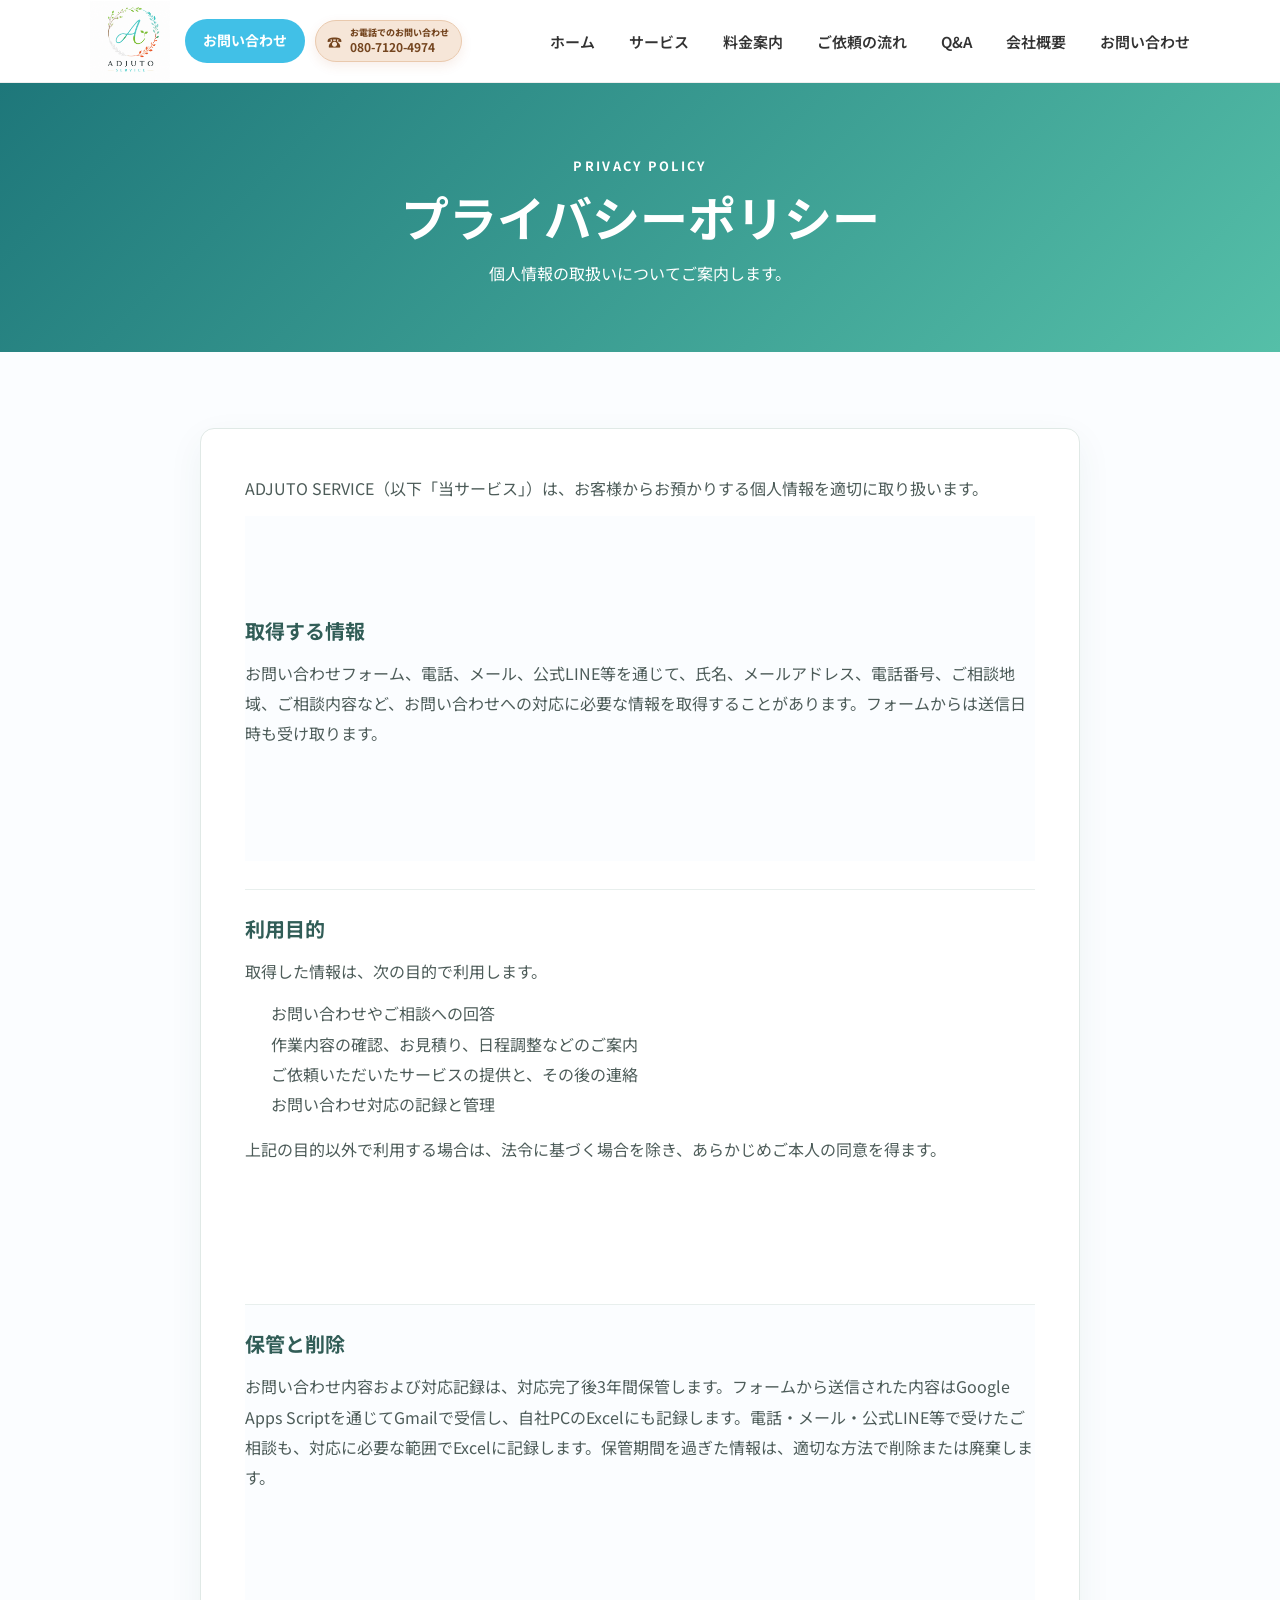
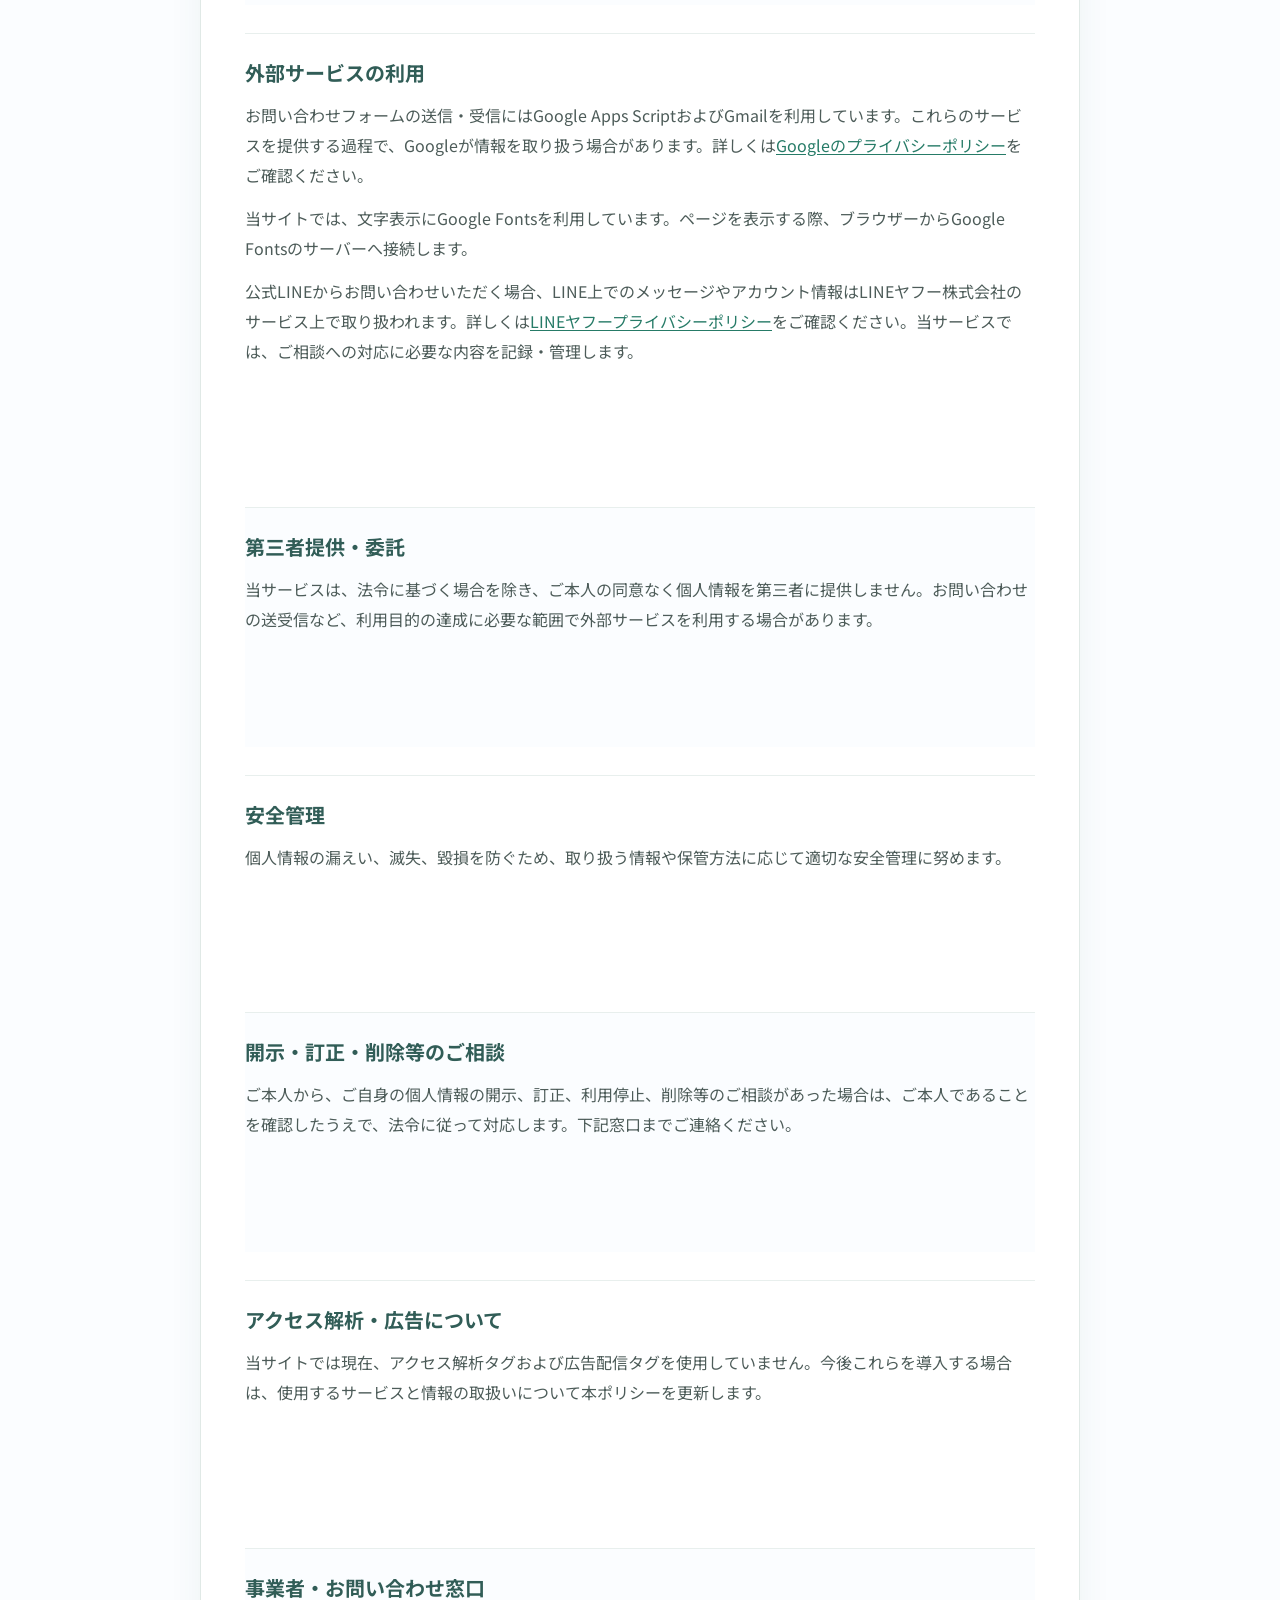
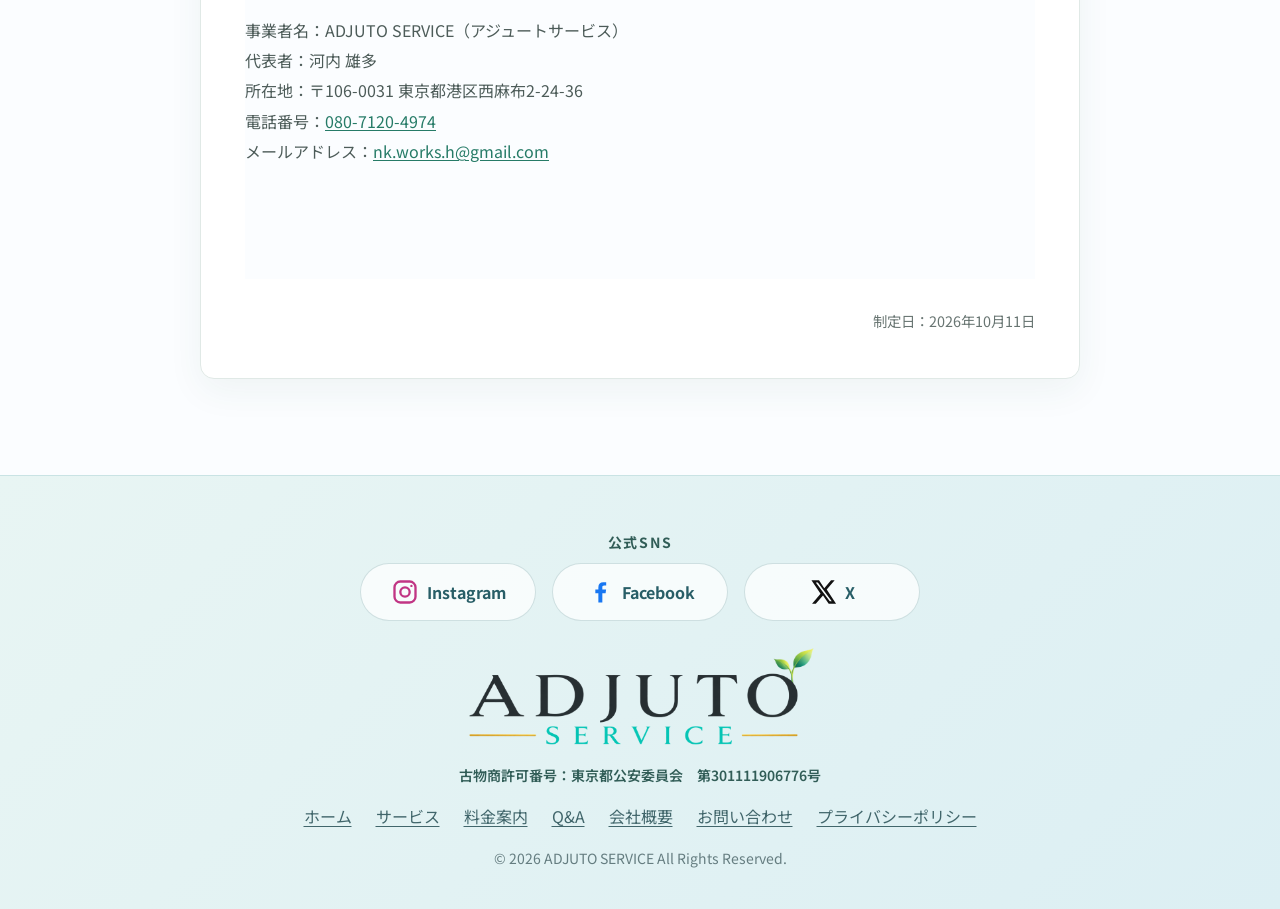
<file: privacy.html>
<!DOCTYPE html>
<html lang="ja">
<head>
  <meta charset="UTF-8">
  <meta name="viewport" content="width=device-width, initial-scale=1.0">
  <title>プライバシーポリシー｜ADJUTO SERVICE（アジュートサービス）</title>
  <meta name="description" content="ADJUTO SERVICEの個人情報の取得・利用目的・保管期間・外部サービスの利用についてご案内します。">
  <meta name="theme-color" content="#ffffff">
  <link rel="canonical" href="https://adjuto-service.github.io/privacy.html">
  <meta property="og:type" content="website">
  <meta property="og:site_name" content="ADJUTO SERVICE（アジュートサービス）">
  <meta property="og:title" content="プライバシーポリシー｜ADJUTO SERVICE">
  <meta property="og:description" content="ADJUTO SERVICEの個人情報の取得・利用目的・保管期間・外部サービスの利用についてご案内します。">
  <meta property="og:url" content="https://adjuto-service.github.io/privacy.html">
  <meta property="og:image" content="https://adjuto-service.github.io/images/optimized/987654.webp">
  <meta property="og:image:alt" content="ADJUTO SERVICEのサービス紹介">
  <meta property="og:locale" content="ja_JP">
  <meta name="twitter:card" content="summary_large_image">
  <meta name="twitter:title" content="プライバシーポリシー｜ADJUTO SERVICE">
  <meta name="twitter:description" content="ADJUTO SERVICEの個人情報の取扱いについてご案内します。">
  <meta name="twitter:image" content="https://adjuto-service.github.io/images/optimized/987654.webp">
  <link rel="preconnect" href="https://fonts.googleapis.com">
  <link rel="preconnect" href="https://fonts.gstatic.com" crossorigin>
  <link href="https://fonts.googleapis.com/css2?family=Noto+Sans+JP:wght@300;400;500;700;900&display=swap" rel="stylesheet">
  <link rel="stylesheet" href="CSS/style.css?v=10">
  <link rel="stylesheet" href="CSS/service-pages.css?v=34">
  <script type="application/ld+json">
  {
    "@context": "https://schema.org",
    "@type": "WebPage",
    "@id": "https://adjuto-service.github.io/privacy.html#webpage",
    "url": "https://adjuto-service.github.io/privacy.html",
    "name": "プライバシーポリシー｜ADJUTO SERVICE（アジュートサービス）",
    "inLanguage": "ja-JP",
    "about": {"@id": "https://adjuto-service.github.io/#organization"}
  }
  </script>
</head>
<body class="info-page">
<header>
  <div class="container">
    <a href="index.html" class="logo" aria-label="ADJUTO SERVICE ホーム"><img src="images/5566.png" alt="ADJUTO SERVICE（アジュートサービス）"></a>
    <div class="header-actions">
      <a href="contact.html" class="header-contact">お問い合わせ</a>
      <a href="tel:080-7120-4974" class="header-phone" aria-label="お電話でのお問い合わせ：080-7120-4974"><span class="header-phone-label">お電話でのお問い合わせ</span><strong>080-7120-4974</strong></a>
    </div>
    <nav aria-label="メインナビゲーション">
      <ul>
        <li><a href="index.html">ホーム</a></li>
        <li><a href="index.html#service">サービス</a></li>
        <li><a href="index.html#price">料金案内</a></li>
        <li><a href="index.html#flow">ご依頼の流れ</a></li>
        <li><a href="index.html#faq">Q&amp;A</a></li>
        <li><a href="company.html">会社概要</a></li>
        <li><a href="contact.html">お問い合わせ</a></li>
      </ul>
    </nav>
    <button class="menu-btn" type="button" aria-label="メニューを開く" aria-expanded="false"><span></span><span></span><span></span></button>
  </div>
</header>
<main>
  <section class="info-hero">
    <div class="container">
      <p class="info-eyebrow">PRIVACY POLICY</p>
      <h1>プライバシーポリシー</h1>
      <p>個人情報の取扱いについてご案内します。</p>
    </div>
  </section>
  <section class="info-content">
    <div class="container info-container">
      <article class="privacy-policy">
        <p>ADJUTO SERVICE（以下「当サービス」）は、お客様からお預かりする個人情報を適切に取り扱います。</p>
        <section>
          <h2>取得する情報</h2>
          <p>お問い合わせフォーム、電話、メール、公式LINE等を通じて、氏名、メールアドレス、電話番号、ご相談地域、ご相談内容など、お問い合わせへの対応に必要な情報を取得することがあります。フォームからは送信日時も受け取ります。</p>
        </section>
        <section>
          <h2>利用目的</h2>
          <p>取得した情報は、次の目的で利用します。</p>
          <ul>
            <li>お問い合わせやご相談への回答</li>
            <li>作業内容の確認、お見積り、日程調整などのご案内</li>
            <li>ご依頼いただいたサービスの提供と、その後の連絡</li>
            <li>お問い合わせ対応の記録と管理</li>
          </ul>
          <p>上記の目的以外で利用する場合は、法令に基づく場合を除き、あらかじめご本人の同意を得ます。</p>
        </section>
        <section>
          <h2>保管と削除</h2>
          <p>お問い合わせ内容および対応記録は、対応完了後3年間保管します。フォームから送信された内容はGoogle Apps Scriptを通じてGmailで受信し、自社PCのExcelにも記録します。電話・メール・公式LINE等で受けたご相談も、対応に必要な範囲でExcelに記録します。保管期間を過ぎた情報は、適切な方法で削除または廃棄します。</p>
        </section>
        <section>
          <h2>外部サービスの利用</h2>
          <p>お問い合わせフォームの送信・受信にはGoogle Apps ScriptおよびGmailを利用しています。これらのサービスを提供する過程で、Googleが情報を取り扱う場合があります。詳しくは<a href="https://policies.google.com/privacy?hl=ja" target="_blank" rel="noopener noreferrer">Googleのプライバシーポリシー</a>をご確認ください。</p>
          <p>当サイトでは、文字表示にGoogle Fontsを利用しています。ページを表示する際、ブラウザーからGoogle Fontsのサーバーへ接続します。</p>
          <p>公式LINEからお問い合わせいただく場合、LINE上でのメッセージやアカウント情報はLINEヤフー株式会社のサービス上で取り扱われます。詳しくは<a href="https://terms.line.me/LGAPP_newpp_line20231001?lang=ja" target="_blank" rel="noopener noreferrer">LINEヤフープライバシーポリシー</a>をご確認ください。当サービスでは、ご相談への対応に必要な内容を記録・管理します。</p>
        </section>
        <section>
          <h2>第三者提供・委託</h2>
          <p>当サービスは、法令に基づく場合を除き、ご本人の同意なく個人情報を第三者に提供しません。お問い合わせの送受信など、利用目的の達成に必要な範囲で外部サービスを利用する場合があります。</p>
        </section>
        <section>
          <h2>安全管理</h2>
          <p>個人情報の漏えい、滅失、毀損を防ぐため、取り扱う情報や保管方法に応じて適切な安全管理に努めます。</p>
        </section>
        <section>
          <h2>開示・訂正・削除等のご相談</h2>
          <p>ご本人から、ご自身の個人情報の開示、訂正、利用停止、削除等のご相談があった場合は、ご本人であることを確認したうえで、法令に従って対応します。下記窓口までご連絡ください。</p>
        </section>
        <section>
          <h2>アクセス解析・広告について</h2>
          <p>当サイトでは現在、アクセス解析タグおよび広告配信タグを使用していません。今後これらを導入する場合は、使用するサービスと情報の取扱いについて本ポリシーを更新します。</p>
        </section>
        <section>
          <h2>事業者・お問い合わせ窓口</h2>
          <p>事業者名：ADJUTO SERVICE（アジュートサービス）<br>
          代表者：河内 雄多<br>
          所在地：〒106-0031 東京都港区西麻布2-24-36<br>
          電話番号：<a href="tel:080-7120-4974">080-7120-4974</a><br>
          メールアドレス：<a href="mailto:nk.works.h@gmail.com">nk.works.h@gmail.com</a></p>
        </section>
        <p class="privacy-revision">制定日：2026年10月11日</p>
      </article>
    </div>
  </section>
</main>
<footer>
  <div class="container">
    <nav class="footer-social" aria-label="公式SNS">
      <p class="footer-social-title">公式SNS</p>
      <div class="footer-social-links">
        <a href="https://www.instagram.com/adjutoservice?srtk=MXh3dXl4MWJpZ3RsOA%3D%3D&amp;utm_source=qr" target="_blank" rel="noopener noreferrer" aria-label="Instagram（新しいタブで開く）"><svg viewBox="0 0 24 24" aria-hidden="true"><rect x="3" y="3" width="18" height="18" rx="5"/><circle cx="12" cy="12" r="4"/><circle class="social-icon-dot" cx="17.5" cy="6.8" r="1"/></svg><span>Instagram</span></a>
        <a href="https://www.facebook.com/share/1E2aXskPdL/?mibextid=wwXIfr" target="_blank" rel="noopener noreferrer" aria-label="Facebook（新しいタブで開く）"><svg viewBox="0 0 24 24" aria-hidden="true"><path d="M14 21v-8h2.8l.4-3.1H14V8c0-.9.3-1.5 1.6-1.5h1.7V3.7c-.3 0-1.3-.1-2.5-.1-2.5 0-4.2 1.5-4.2 4.3v2H8v3.1h2.6v8H14z"/></svg><span>Facebook</span></a>
        <a href="https://x.com/nkworks11940?s=11" target="_blank" rel="noopener noreferrer" aria-label="X（新しいタブで開く）"><svg viewBox="0 0 24 24" aria-hidden="true"><path d="M18.9 2H22l-6.8 7.8L23.2 22h-6.3L12 14.9 5.8 22H2.6l7.3-8.4L2.1 2h6.5l4.5 6.7L18.9 2zm-1.1 18h1.7L7.6 3.9H5.8L17.8 20z"/></svg><span>X</span></a>
      </div>
    </nav>
    <div class="footer-logo"><img src="images/5555.png" alt="ADJUTO SERVICE"><p class="footer-permit">古物商許可番号：東京都公安委員会　<span class="permit-number">第301111906776号</span></p></div>
    <ul class="footer-menu">
      <li><a href="index.html">ホーム</a></li>
      <li><a href="index.html#service">サービス</a></li>
      <li><a href="index.html#price">料金案内</a></li>
      <li><a href="index.html#faq">Q&amp;A</a></li>
      <li><a href="company.html">会社概要</a></li>
      <li><a href="contact.html">お問い合わせ</a></li>
      <li><a href="privacy.html">プライバシーポリシー</a></li>
    </ul>
    <p class="copyright">© 2026 ADJUTO SERVICE All Rights Reserved.</p>
  </div>
</footer>
<script src="js/script.js"></script>
</body>
</html>
</file>
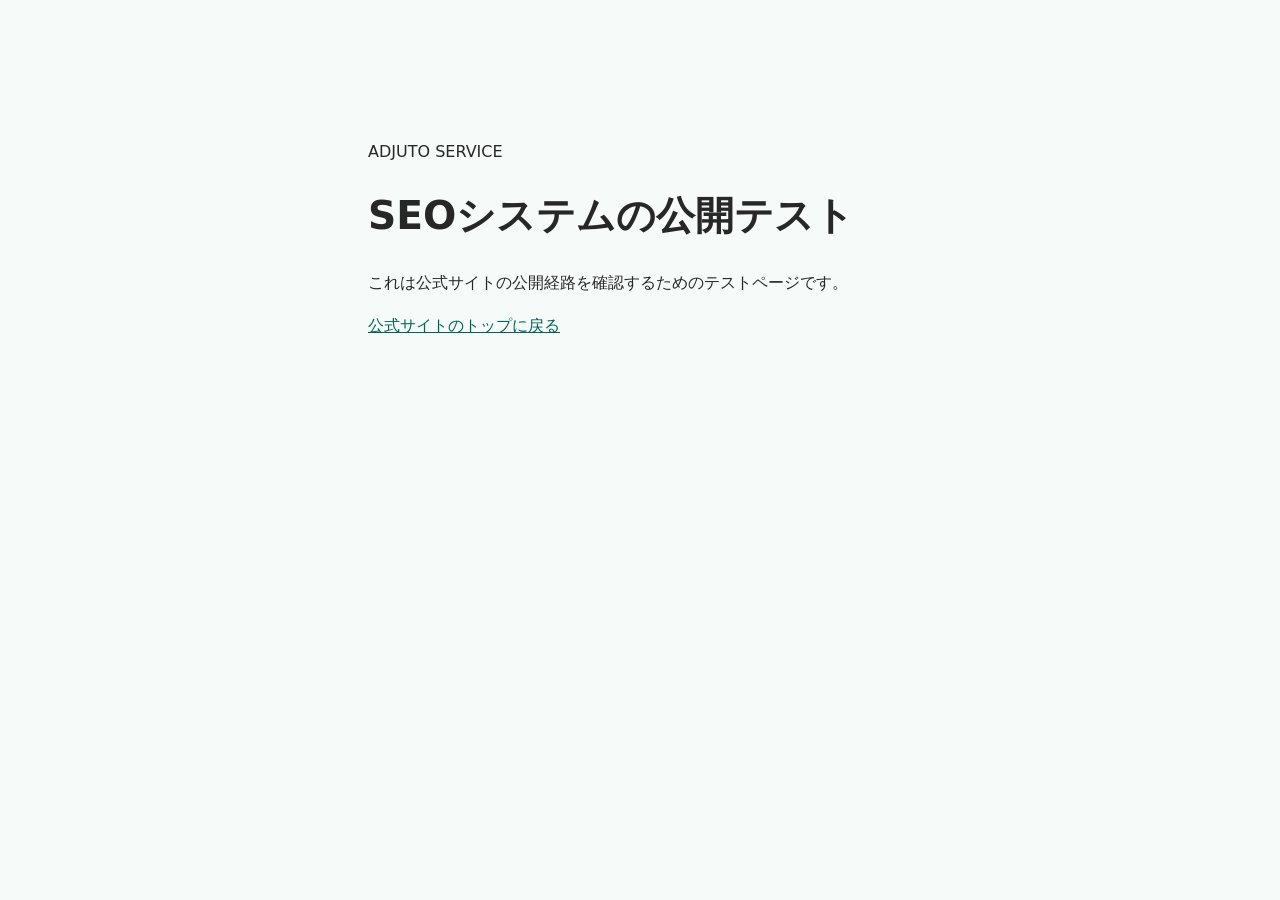
<file: seo-release-test.html>
<!doctype html>
<html lang="ja">
<head>
  <meta charset="utf-8">
  <meta name="viewport" content="width=device-width, initial-scale=1">
  <meta name="robots" content="noindex,nofollow">
  <title>公開確認｜ADJUTO SERVICE</title>
  <style>
    body { margin: 0; color: #272727; background: #f6faf9; font-family: system-ui, sans-serif; line-height: 1.7; }
    main { max-width: 34rem; margin: 10vh auto; padding: 2rem; }
    h1 { line-height: 1.3; font-size: clamp(1.65rem, 5vw, 2.45rem); }
    a { color: #006457; }
  </style>
</head>
<body>
  <main>
    <p>ADJUTO SERVICE</p>
    <h1>SEOシステムの公開テスト</h1>
    <p>これは公式サイトの公開経路を確認するためのテストページです。</p>
    <p><a href="/">公式サイトのトップに戻る</a></p>
  </main>
</body>
</html>
</file>
<file: CSS/style.css>
/* ==========================================================

   style.css  Part 1
========================================================== */

*{
    margin:0;
    padding:0;
    box-sizing:border-box;
}

html{
    scroll-behavior:smooth;
}

body{

    font-family:"Noto Sans JP",sans-serif;

    background:#ffffff;

    color:#333;

    line-height:1.8;

}

img{

    width:100%;

    display:block;

}

a{

    text-decoration:none;

    color:inherit;

}

ul{

    list-style:none;

}

.container{

    width:min(1100px,92%);

    margin:auto;

}

/* ---------- Color ---------- */

:root{

    --green:#9FD86A;

    --green-dark:#78bf34;

    --blue:#79D7F8;

    --text:#333333;

    --gray:#666666;

    --bg:#F9FCFD;

    --white:#ffffff;

}

/* ---------- Header ---------- */

header{

    position:fixed;

    top:0;

    left:0;

    width:100%;

    background:rgba(255,255,255,.95);

    backdrop-filter:blur(10px);

    z-index:999;

    border-bottom:1px solid #eee;

}

header .container{
    display:flex;
    align-items:center;
    height:82px;
}

header nav{
    margin-left:auto;
}

.header-contact{
    display:inline-flex;
    align-items:center;
    justify-content:center;
    margin-left:15px;
    padding:9px 18px;
    background:#41c0e7;
    color:#fff;
    border-radius:30px;
    text-decoration:none;
    font-size:14px;
    font-weight:700;
    white-space:nowrap;
}

.header-actions{
    display:flex;
    align-items:center;
    gap:10px;
    margin-left:15px;
}

.header-actions .header-contact{
    margin-left:0;
}

.header-phone{
    position:relative;
    display:inline-flex;
    flex-direction:column;
    align-items:flex-start;
    justify-content:center;
    gap:2px;
    min-height:42px;
    box-sizing:border-box;
    padding:5px 12px 5px 34px;
    border-radius:999px;
    background:#f6e6d8;
    border:1px solid #e9c9ad;
    color:#74451f;
    font-size:12px;
    font-weight:800;
    text-decoration:none;
    white-space:nowrap;
    box-shadow:0 4px 12px rgba(177,83,31,.10);
}

.header-phone::before{
    position:absolute;
    top:50%;
    left:11px;
    transform:translateY(-50%);
    content:"☎";
    font-size:15px;
}

.header-phone-label{
    font-size:9px;
    line-height:1.1;
}

.header-phone strong{
    font-size:12px;
    line-height:1.1;
}


.logo{

    font-size:30px;

    font-weight:900;

    letter-spacing:1px;

}

.logo span{

    color:var(--green-dark);

}

nav ul{

    display:flex;

    gap:34px;

}

nav li{

    font-size:15px;

    font-weight:600;

    transition:.3s;

}

nav li:hover{

    color:var(--green-dark);

}

.menu-btn{

    display:none;

    border:0;

    background:transparent;

    padding:0;

}


/* ---------- Section ---------- */

section{

    padding:100px 0;

}

.section-title{

    text-align:center;

    margin-bottom:70px;

}

.section-title p{

    color:var(--green-dark);

    font-weight:700;

    letter-spacing:2px;

    margin-bottom:10px;

}

.section-title h2{

    font-size:40px;

    margin-bottom:15px;

}

.section-title span{

    color:#777;

}


/* ---------- Reason ---------- */

.reason{
    background:#f8fbfa;
    padding:110px 0;
}

.reason-list{
    max-width:900px;
    margin:70px auto 0;
}

.reason-item{
    display:flex;
    align-items:flex-start;
    gap:55px;
    padding:45px 0;
    border-top:1px solid #dfe7e3;
}

.reason-item:last-child{
    border-bottom:1px solid #dfe7e3;
}

.reason-number{
    flex:0 0 90px;
    font-size:42px;
    font-weight:700;
    line-height:1;
    color:#8fcf4f;
    letter-spacing:.05em;
}

.reason-content{
    flex:1;
}

.reason-content h3{
    margin:0 0 18px;
    font-size:24px;
    font-weight:700;
    color:#333;
}

.reason-content p{
    margin:0;
    color:#666;
    font-size:15px;
    line-height:2;
}


/* ---------- Reason Mobile ---------- */

@media (max-width:768px){

    .reason{
        padding:0 0 65px 0;
    }

    .reason-list{
        margin-top:20px;
    }

    .reason-item{
        gap:20px;
        padding:15px 0;
    }

    .reason-number{
        flex:0 0 48px;
        font-size:28px;
    }

    .reason-content h3{
        font-size:17px;
        line-height:1.6;
        margin-bottom:12px;
    }

    .reason-content p{
        font-size:14px;
        line-height:1.9;
    }

    .reason .section-title{
        margin-bottom:35px;
    }

    .catch{
        font-size:21px;
    }



}
    




/* ==========================================================
   style.css Part 2
   Service / Price / Flow / Gallery
========================================================== */

/* ---------- Service ---------- */

.service{

    background:var(--bg);

}

.service-grid{

    display:grid;

    grid-template-columns:repeat(2,1fr);

    gap:35px;

}

.service-card{

    background:#fff;

    border-radius:28px;

    overflow:hidden;

    box-shadow:0 18px 45px rgba(0,0,0,.08);

    transition:.35s;

}

.service-card:hover{

    transform:translateY(-10px);

}

.service-card img{

    height:260px;

    object-fit:cover;

}

.service-body{

    padding:35px;

}

.service-body h3{

    font-size:28px;

    margin-bottom:15px;

}

.service-body p{

    color:#666;

    margin-bottom:25px;

}

.service-body a{

    display:inline-block;

    color:var(--green-dark);

    font-weight:700;

}

/* ---------- Price ---------- */

.price{

    background:#fff;

}

.price-grid{

    display:grid;

    grid-template-columns:repeat(3,1fr);

    gap:30px;

}

.price-card{

    background:#fff;

    border-radius:28px;

    padding:40px;

    text-align:center;

    box-shadow:0 15px 40px rgba(0,0,0,.08);

    position:relative;

    transition:.35s;

}

.price-card:hover{

    transform:translateY(-8px);

}

.price-card h3{

    font-size:28px;

    margin-bottom:20px;

}

.price-value{

    font-size:42px;

    color:var(--green-dark);

    font-weight:900;

    margin-bottom:30px;

}

.price-card ul{

    text-align:left;

}

.price-card li{

    padding:12px 0;

    border-bottom:1px solid #eee;

}

.popular{

    border:3px solid var(--green);

}

.badge{

    position:absolute;

    top:-15px;

    left:50%;

    transform:translateX(-50%);

    background:var(--green);

    color:#fff;

    padding:8px 22px;

    border-radius:999px;

    font-size:14px;

    font-weight:700;

}

.price-note{

    margin-top:40px;

    text-align:center;

    color:#777;

}

/* ---------- Flow ---------- */

.flow{

    background:var(--bg);

}

.flow-list{

    max-width:850px;

    margin:auto;

}

.flow-item{

    display:flex;

    gap:30px;

    align-items:flex-start;

    background:#fff;

    margin-bottom:25px;

    padding:30px;

    border-radius:24px;

    box-shadow:0 12px 35px rgba(0,0,0,.06);

}

.flow-number{

    width:70px;

    height:70px;

    min-width:70px;

    border-radius:50%;

    background:var(--green);

    color:#fff;

    display:flex;

    align-items:center;

    justify-content:center;

    font-size:24px;

    font-weight:900;

}

.flow-content h3{

    font-size:24px;

    margin-bottom:10px;

}

.flow-content p{

    color:#666;

}

/* ---------- Gallery ---------- */

.gallery{

    background:#fff;

}

.gallery-grid{

    display:grid;

    grid-template-columns:repeat(3,1fr);

    gap:30px;

}

.gallery-card{

    overflow:hidden;

    border-radius:26px;

    background:#fff;

    box-shadow:0 15px 40px rgba(0,0,0,.08);

    transition:.35s;

}

.gallery-card:hover{

    transform:translateY(-8px);

}

.gallery-card img{

    height:260px;

    object-fit:cover;

}

.gallery-text{

    padding:28px;

}

.gallery-text h3{

    font-size:24px;

    margin-bottom:10px;

}

.gallery-text p{

    color:#666;

}

/* ==========================================================
   style.css Part 3
   FAQ / Contact / Footer / Responsive
========================================================== */

/* ---------- FAQ ---------- */

.faq{

    background:var(--bg);

}

.faq-list{

    max-width:900px;

    margin:auto;

}

.faq-item{

    background:#fff;

    border-radius:22px;

    margin-bottom:18px;

    overflow:hidden;

    box-shadow:0 10px 30px rgba(0,0,0,.06);

}

.faq-question{

    width:100%;

    border:none;

    background:#fff;

    padding:26px 30px;

    font-size:18px;

    font-weight:700;

    text-align:left;

    cursor:pointer;

    transition:.3s;

}

.faq-question:hover{

    background:#f8f8f8;

}

.faq-answer{

    display:none;

    padding:0 30px 28px;

    color:#666;

    line-height:1.9;

}

/* JSで付与 */
.faq-item.active .faq-answer{

    display:block;

}

/* ---------- Contact ---------- */

.contact{

    background:linear-gradient(135deg,#f9fffa,#eefcff);

}

.contact-box{

    max-width:900px;

    margin:auto;

    background:#fff;

    padding:70px 50px;

    border-radius:32px;

    text-align:center;

    box-shadow:0 20px 60px rgba(0,0,0,.08);

}

.contact-sub{

    color:var(--green-dark);

    font-weight:700;

    letter-spacing:3px;

    margin-bottom:10px;

}

.contact-box h2{

    font-size:42px;

    margin-bottom:20px;

}

.contact-box p{

    color:#666;

    margin-bottom:40px;

}

.contact-buttons{

    display:flex;

    justify-content:center;

    gap:20px;

    flex-wrap:wrap;

}

/* ---------- Footer ---------- */

.footer-logo{
    display:flex;
    justify-content:center;
    align-items:center;
    gap:0;
    margin-bottom:30px;
}

.footer-logo img{
    display:block;
    width:260px;
    height:auto;
    margin:0;
    padding:0;
}

.copyright{

    text-align:center;

    color:#999;

    font-size:14px;

}

/* ---------- Mobile ---------- */

@media(max-width:900px){

    nav{

        display:none;

    }

    .menu-btn{

        display:flex;

        flex-direction:column;

        gap:6px;

        cursor:pointer;

    }

    .menu-btn span{

        width:28px;

        height:3px;

        background:#333;

        border-radius:3px;

    }

    .reason-grid,

    .service-grid,

    .price-grid,

    .gallery-grid{

        grid-template-columns:1fr;

    }

    .flow-item{

        flex-direction:column;

        text-align:center;

        align-items:center;

    }

    .flow-number{

        margin-bottom:10px;

    }

    .contact-box{

        padding:45px 25px;

    }

    .contact-box h2{

        font-size:30px;

    }

    .section-title h2{

        font-size:26px;

    }

}

/* ---------- Floating Buttons ---------- */

.floating-menu{

    position:fixed;

    left:0;

    bottom:0;

    width:100%;

    display:flex;

    z-index:9999;

}

.floating-menu a{

    flex:1;

    text-align:center;

    padding:16px 10px;

    color:#fff;

    font-weight:700;

}

.floating-menu .tel{

    background:#c65d24;

}

.floating-menu .line{

    background:#008a3d;

}

.floating-menu .mail{

    background:#137fa8;

}

/* ---------- Scroll Animation ---------- */

.fade{

    opacity:0;

    transform:translateY(40px);

    transition:1s;

}

.fade.show{

    opacity:1;

    transform:translateY(0);

}

/* ===============================
   TOPボタン
=============================== */

.top-btn{

    position:fixed;

    right:25px;

    bottom:90px;

    width:45px;

    height:45px;

    border:none;

    border-radius:50%;

    background:#9FD86A;

    color:#fff;

    font-size:22px;

    cursor:pointer;

    opacity:0;

    transform:translateY(20px);

    transition:.3s;

    box-shadow:0 10px 25px rgba(0,0,0,.2);

    z-index:999;

}

@media (max-width:768px){
    .top-btn{
        right:auto;
        left:20px;
        bottom:15px;
    }
}


.top-btn.show{

    opacity:1;

    transform:translateY(0);

}

.top-btn:hover{

    transform:translateY(-5px);

}


/* =====================================
   Floating Animation
===================================== */

@keyframes floating{

0%{

transform:translateY(0);

}

50%{

transform:translateY(-15px);

}

100%{

transform:translateY(0);

}
}


/* =====================================
   Card Hover
===================================== */

.reason-card,
.service-card,
.price-card,
.gallery-card{

transition:.4s;

}

.reason-card:hover,
.service-card:hover,
.price-card:hover,
.gallery-card:hover{

transform:translateY(-12px);

box-shadow:0 30px 70px rgba(0,0,0,.12);

}

/* =====================================
   Nice Gradient
===================================== */

.green{

background:linear-gradient(135deg,#d97835,#c65d24);

}

.blue{

background:linear-gradient(135deg,#25abc9,#137fa8);

}

/* =====================================
   Glass Card
===================================== */

.contact-box{

background:rgba(255,255,255,.85);

backdrop-filter:blur(20px);

}

/* =====================================
   Nice Selection
===================================== */

::selection{

background:#9fd86a;

color:white;

}

/* =====================================

   Scrollbar
===================================== */

::-webkit-scrollbar{

width:10px;

}

::-webkit-scrollbar-thumb{

background:#9fd86a;

border-radius:30px;

}

::-webkit-scrollbar-track{

background:#f2f2f2;

}

/* =====================================
   Image Zoom
===================================== */

.service-card img,
.gallery-card img{

transition:1s;

}

.service-card:hover img,
.gallery-card:hover img{

transform:scale(1.08);

}

/* =====================================
   Section Space
===================================== */

section{

position:relative;

z-index:1;

}

section:nth-child(even){

background:#fbfdff;

}

/* ===== SALE ===== */

.sale-banner{

    background:linear-gradient(90deg,#FFD54F,#FFB300);

    color:#fff;

    text-align:center;

    padding:20px;

    border-radius:20px;

    margin:0 auto 50px;

    max-width:700px;

    font-size:30px;

    font-weight:900;

    box-shadow:0 10px 25px rgba(0,0,0,.12);

}

.sale-banner span{

    display:block;

    margin-top:8px;

    font-size:18px;

    font-weight:700;

}

/* ===== SALE PRICE ===== */

.sale-price{

    margin-top:26px;

    text-align:center;

}

.old-price{

    color:#777;

    font-size:16px;

    line-height:1.8;

}

.old-price span{

    text-decoration:line-through;

    font-size:26px;

    font-weight:700;

}

.sale-badge{

    display:inline-block;

    margin:20px 0;

    padding:10px 25px;

    border-radius:50px;

    background:linear-gradient(90deg,#FFD54F,#FF9800);

    color:#fff;

    font-weight:800;

    font-size:20px;

    box-shadow:0 8px 20px rgba(255,165,0,.3);

}

.sale-badge small{

    display:block;

    font-size:13px;

    margin-top:5px;

}

.arrow{

    font-size:36px;

    color:#7BCB5A;

    margin-bottom:15px;

}

.new-price{

    font-size:40px;

    font-weight:900;

    color:#7BCB5A;

    margin-bottom:10px;

}

.new-price span{

    font-size:14px;

}


.price-note{

    color:#666;

    font-size:13px;

}
/* ===== SALE TAG ===== */

.sale-tag{

    display:inline-block;

    background:#9FD86A;

    color:#fff;

    font-size:14px;

    font-weight:800;

    padding:10px 20px;

    border-radius:30px;

    margin-bottom:20px;

    letter-spacing:1px;

}


.sale-badge{

    background:#eef9e6;

    color:#7bb84d;

    border:2px solid #9FD86A;

    box-shadow:none;

}

/* ===== 人気No.1 タグ ===== */

.popular-tag{

    position:absolute;

    top:-15px;

    left:50%;

    transform:translateX(-50%);

    background:linear-gradient(90deg,#79d7f8,#47c4ef);

    color:#fff;

    font-size:15px;

    font-weight:800;

    padding:8px 28px;

    border-radius:30px;

    box-shadow:0 8px 20px rgba(71,196,239,.35);

}


/* 人気カード */

.price-card{

    position:relative;

}


/* ヘッダーのロゴ画像サイズ調整 */
.logo img {
    width: 80px;
    height: auto;
    display: block;
}
@media (max-width: 768px) {
    .logo img {
        width: 125px;
    }
}

/* スマホではロゴを小さく */
@media (max-width: 768px) {
    .logo img {
        width: 55px;
        height: auto;
    }
}




/* スマホではハンバーガーメニューを右端へ */
@media (max-width: 768px) {
    .menu-btn {
        margin-left: auto;
    }
}

/* スマホメニュー */
@media (max-width: 768px) {

    header nav {
        display: none;
        position: absolute;
        top: 82px;
        left: 0;
        width: 100%;
        background: rgba(255,255,255,.98);
        padding: 20px 0;
        box-shadow: 0 10px 25px rgba(0,0,0,.08);
    }

    header nav.active {
        display: block;
    }

    header nav ul {
        display: flex;
        flex-direction: column;
        align-items: center;
        gap: 20px;
        margin: 0;
        padding: 0;
    }

}

/* ハンバーガー → × */
@media (max-width: 768px) {

    .menu-btn.active span:nth-child(1) {
        transform: translateY(8px) rotate(45deg);
    }

    .menu-btn.active span:nth-child(2) {
        opacity: 0;
    }

    .menu-btn.active span:nth-child(3) {
        transform: translateY(-8px) rotate(-45deg);
    }

}

.work-visual img {
    width: 100%;
    height: 260px;
    object-fit: cover;
    display: block;
}



/* ---------- Footer ---------- */

footer {
    background: #4A4742;
    color: #fff;
    padding: 70px 0 40px;
}

.footer-logo {
    display: flex;
    flex-direction: column;
    justify-content: center;
    align-items: center;
    gap: 0;
    margin-bottom: 30px;
}

.footer-logo img {
    display: block;
    width: 500px;
    height: auto;
    margin: 0;
    padding: 0;
}

.copyright {
    text-align: center;
    color: #999;
    font-size: 14px;
}

/* ---------- Footer ---------- */

.footer-menu{
    display:flex;
    justify-content:center;
    align-items:center;
    gap:35px;
    flex-wrap:wrap;
    margin-bottom:40px;
}

.footer-menu li{
    list-style:none;
}

.footer-menu a{
    color:#ddd;
    text-decoration:none;
}

.footer-menu a:hover{
    color:#fff;
}


.contact-area{
    margin-top:25px;
    font-weight:700;
    color:#6FAF3D;
}

@media (max-width: 768px) {
    .footer-logo img {
        width: 280px;
        max-width: 100%;
        height: auto;
    }
}

html,
body {
    width: 100%;
    max-width: 100%;
    overflow-x: hidden;
}


/* ---------- Service Mobile ---------- */

@media (max-width:768px){

    .service{
        padding-top:65px;
    }

}

@media (max-width:768px){

    .reason{
        padding-bottom:0 !important;
    }

}

/* ---------- Price Mobile ---------- */

@media (max-width:768px){

    .price{
        padding-top:0px;
    }

}

/* ---------- Flow Mobile ---------- */

@media (max-width:768px){

    .flow{
        padding-top:0px;
        padding-bottom:0px;
    }

}

/* ---------- Works Mobile ---------- */

@media (max-width:768px){

    .works{
        padding-top:0px;
    }

}

@media (max-width:768px){

    .flow{
        padding-top:0px;
    }

}

/* ---------- Contact Mobile ---------- */

@media (max-width:768px){

    .contact{
        padding-top:0px;
    }

}

/* ---------- Contact Text Mobile ---------- */

@media (max-width:768px){

    .contact-box h2{
        font-size:38px;
    }

    .contact-box > p:not(.contact-sub):not(.contact-area){
        font-size:12.5px;
    }

    .contact-area{
        font-size:12.5px;
    }

}



/* =========================================================
   ADJUTO SERVICE
   HERO 大改造
========================================================= */

.hero{
    position:relative;
    overflow:hidden;
    padding:120px 0 55px;
    min-height:720px;

    background-image:
        linear-gradient(
            90deg,
            rgba(255,255,255,.92) 0%,
            rgba(255,255,255,.78) 42%,
            rgba(255,255,255,.35) 72%,
            rgba(255,255,255,.12) 100%
        ),
        url("../images/optimized/987654.webp");


    background-size:cover;
    background-position:center center;
    background-repeat:no-repeat;
}

.hero-inner{
    position:relative;
    z-index:2;

    display:flex;
    flex-direction:column;
    align-items:flex-start;

    max-width:1100px;
}

/* ---------- Brand ---------- */

.hero-brand{
    margin-bottom:14px;
}

.hero-brand-en{
    margin:0;
    font-size:18px;
    font-weight:900;
    letter-spacing:2px;
    color:#333;
}

.hero-brand-ja{
    margin:3px 0 0;
    font-size:14px;
    font-weight:700;
    letter-spacing:2px;
    color:#555;
}

/* ---------- Main ---------- */

.hero-main{
    max-width:850px;
}

.hero-catch{
    margin:0 0 12px;
    font-size:20px;
    font-weight:800;
    color:#4a4742;
}

.hero h1{
    margin:0;
    font-size:40px;
    line-height:1.4;
    font-weight:900;
    color:#333;
    text-shadow:
        0 1px 3px rgba(255,255,255,.9);
}

.hero h1 strong{
    color:#72b9d0;
    font-weight:900;
}

/* ---------- Badges ---------- */

.hero-badges{
    display:flex;
    flex-wrap:wrap;
    gap:10px;
    margin-top:22px;
}

.hero-badge{
    display:inline-flex;
    align-items:center;
    justify-content:center;

    padding:9px 18px;

    border-radius:999px;

    background:rgba(255,255,255,.90);
    border:1px solid rgba(74,71,66,.12);

    box-shadow:0 5px 18px rgba(0,0,0,.08);

    font-size:14px;
    font-weight:800;
    color:#4a4742;
}

.hero-badge-blue{
    background:#dff5fb;
    border-color:#b8e6f1;
    color:#347f97;
}

.hero-badge-green{
    background:#e9f7df;
    border-color:#cbe9b6;
    color:#56843c;
}

/* ---------- Awards ---------- */

.hero-awards{
    display:flex;
    flex-wrap:wrap;
    gap:12px;
    margin-top:16px;
}

.hero-award{
    display:flex;
    align-items:center;
    gap:10px;

    padding:10px 18px;

    border-radius:16px;

    background:rgba(255,255,255,.94);

    border:1px solid rgba(190,154,79,.35);

    box-shadow:0 7px 22px rgba(0,0,0,.09);
}

.hero-crown{
    font-size:23px;
    line-height:1;
}

.hero-award small{
    display:block;
    font-size:11px;
    font-weight:700;
    color:#777;
}

.hero-award strong{
    display:block;
    font-size:14px;
    color:#8a6a2d;
}

/* ---------- Professional ---------- */

.hero-professional{
    display:flex;
    align-items:center;
    gap:13px;

    margin-top:16px;
    padding:13px 20px;

    border-radius:18px;

    background:rgba(74,71,66,.94);
    color:#fff;

    box-shadow:0 10px 28px rgba(0,0,0,.16);
}

.hero-professional-icon{
    font-size:25px;
}

.hero-professional-text strong{
    display:block;
    font-size:16px;
    letter-spacing:.3px;
}

.hero-professional-text span{
    display:block;
    margin-top:3px;
    font-size:13px;
    color:#e9d49d;
    font-weight:700;
}

/* ---------- Services ---------- */

.hero-services{
    width:100%;
    max-width:900px;
    margin-top:20px;
}

.hero-section-label{
    margin:0 0 8px;
    font-size:11px;
    font-weight:900;
    letter-spacing:2px;
    color:#666;
}

.hero-service-list{
    display:flex;
    flex-wrap:wrap;
    gap:7px;
}

.hero-service-list span{
    padding:7px 12px;

    border-radius:999px;

    background:rgba(255,255,255,.88);

    border:1px solid rgba(255,255,255,.95);

    box-shadow:0 4px 12px rgba(0,0,0,.06);

    font-size:12px;
    font-weight:700;
    color:#444;
}

/* ---------- Points ---------- */

.hero-points{
    display:flex;
    flex-wrap:wrap;
    gap:7px 14px;

    margin-top:13px;
}

.hero-points span{
    font-size:12px;
    font-weight:800;
    color:#4f7040;
}

/* ---------- Cleaning ---------- */

.hero-cleaning{
    display:flex;
    flex-wrap:wrap;
    align-items:center;
    gap:8px;

    margin-top:15px;
    padding:10px 16px;

    border-left:4px solid #9fd86a;

    background:rgba(255,255,255,.82);
    border-radius:0 12px 12px 0;

    box-shadow:0 4px 14px rgba(0,0,0,.05);

    font-size:12px;
}

.hero-cleaning strong{
    color:#4a4742;
}

.hero-cleaning span{
    color:#666;
}

/* ---------- Contact ---------- */

.hero-contact{
    width:100%;
    max-width:760px;

    margin-top:24px;
    padding:18px;

    border-radius:22px;

    background:rgba(255,255,255,.92);

    box-shadow:0 12px 35px rgba(0,0,0,.12);

    backdrop-filter:blur(5px);
}

.hero-contact > p{
    margin:0 0 12px;

    text-align:center;

    font-size:17px;
    font-weight:900;
    color:#4a4742;
}

.hero-contact-buttons{
    display:flex;
    gap:10px;
}

.hero-contact-btn{
    flex:1;

    display:flex;
    align-items:center;
    justify-content:center;

    min-height:48px;

    border-radius:999px;

    font-size:14px;
    font-weight:900;

    text-decoration:none;

    transition:.25s;
}

.hero-contact-btn:hover{
    transform:translateY(-2px);
}

.hero-tel{
    background:#c65d24;
    color:#fff;
}

.hero-line{
    background:#008a3d;
    color:#fff;
}

.hero-estimate{
    background:#137fa8;
    color:#fff;
}

.hero-mail{
    display:block;

    margin-top:10px;

    text-align:center;

    font-size:12px;
    font-weight:700;
    color:#666;
    text-decoration:underline;
}


@media (max-width:768px){

    /* =====================================================
       HERO
    ===================================================== */

    .hero{
        min-height:0;
        padding:145px 10px 24px;

        box-sizing:border-box;

        background-image:
            linear-gradient(
                180deg,
                rgba(255,255,255,.08) 0%,
                rgba(255,255,255,.08) 35%,
                rgba(255,255,255,.14) 65%,
                rgba(255,255,255,.22) 100%
            ),
            url("../images/optimized/987654.webp");

        background-size:cover;
        background-position:center top;
        background-repeat:no-repeat;
    }

    .hero-inner{
        width:100%;
        max-width:none;

        display:flex;
        flex-direction:column;

        box-sizing:border-box;
    }


    /* =====================================================
       CATCH
    ===================================================== */

    .hero-catch-area{
        width:100%;

        margin:0 auto 8px;

        text-align:center;
    }

    .hero-catch{
        margin:0;

        font-size:15px;
        line-height:1.5;

        font-weight:800;

        color:#35474d;

        text-shadow:
            0 1px 5px rgba(255,255,255,.95);
    }


    /* =====================================================
       BRAND
    ===================================================== */

    .hero-brand{
        width:100%;

        margin:0 auto 7px;
        padding:0;

        text-align:center;

        background:none;
        border:0;
        box-shadow:none;
    }

    .hero-brand-en{
        margin:0;

        font-size:28px;
        line-height:1.1;

        font-weight:900;
        letter-spacing:1px;

        color:#159fc5;

        text-shadow:
            0 1px 5px rgba(255,255,255,.98);
    }

    .hero-brand-ja{
        margin:3px 0 0;

        font-size:11px;
        line-height:1.2;

        font-weight:800;
        letter-spacing:2px;

        color:#46565b;

        text-shadow:
            0 1px 4px rgba(255,255,255,.98);
    }


    /* =====================================================
       MAIN COPY
    ===================================================== */

    .hero-main{
        width:100%;

        margin:0 auto;

        padding:0 6px;

        box-sizing:border-box;

        text-align:center;

        background:none;
        border:0;
        box-shadow:none;
    }

    .hero h1{
        margin:0;

        font-size:18px;
        line-height:1.5;

        font-weight:900;

        color:#215766;

        text-shadow:
            0 1px 5px rgba(255,255,255,.98);
    }

    .hero h1 strong{
        display:block;

        margin-top:3px;

        font-size:23px;
        line-height:1.3;

        font-weight:900;

        color:#159fc5;

        text-shadow:
            0 1px 5px rgba(255,255,255,1);
    }


    /* =====================================================
       TRUST
       2024 / 2025 / 鑑定 / 関東
    ===================================================== */

    .hero-trust{
        width:100%;

        margin:15px auto 0;

        display:grid;

        grid-template-columns:
            repeat(4, 1fr);

        gap:6px;

        align-items:center;
        justify-items:center;
    }


    /* ---------- 2024 / 2025 ---------- */

    .hero-award{
        width:78px;
        height:78px;

        padding:7px;

        box-sizing:border-box;

        display:flex;
        align-items:center;
        justify-content:center;

        border-radius:50%;

        background:
            radial-gradient(
                circle at 35% 25%,
                rgba(255,255,255,.99),
                rgba(255,249,218,.91)
            );

        border:2px solid #e2bf5b;

        box-shadow:
            0 4px 12px rgba(0,0,0,.10);

        text-align:center;
    }

    .hero-crown{
        display:none;
    }

    .hero-award small{
        display:block;

        font-size:7px;
        line-height:1.2;

        font-weight:800;

        color:#666;
    }

    .hero-award strong{
        display:block;

        margin-top:2px;

        font-size:8px;
        line-height:1.25;

        font-weight:900;

        color:#806323;
    }


    /* ---------- 鑑定 ---------- */

    .hero-professional{
        width:78px;
        height:78px;
        min-height:78px;

        padding:7px;

        margin:0;

        box-sizing:border-box;

        display:flex;
        align-items:center;
        justify-content:center;

        border-radius:50%;

        background:
            radial-gradient(
                circle at 35% 25%,
                #68645d,
                #37342f
            );

        border:2px solid #ddba5b;

        color:#fff;

        box-shadow:
            0 4px 12px rgba(0,0,0,.14);

        text-align:center;
    }

    .hero-professional-icon{
        display:none;
    }

    .hero-professional-text{
        width:100%;
    }

    .hero-professional-text strong{
        display:block;

        font-size:7px;
        line-height:1.3;

        font-weight:900;
    }

    .hero-professional-text span{
        display:block;

        margin-top:3px;

        font-size:6px;
        line-height:1.2;

        font-weight:800;

        color:#ead69c;
    }


    /* ---------- 関東圏 ---------- */

    .hero-kanto{
        width:78px;
        height:78px;

        padding:8px;

        box-sizing:border-box;

        display:flex;
        flex-direction:column;
        align-items:center;
        justify-content:center;

        border-radius:50%;

        background:
            radial-gradient(
                circle at 35% 25%,
                rgba(255,255,255,.99),
                rgba(220,247,251,.88)
            );

        border:2px solid #62c5df;

        box-shadow:
            0 4px 12px rgba(0,0,0,.08);

        text-align:center;

        color:#287c96;
    }

    .hero-kanto strong{
        font-size:11px;
        line-height:1.1;

        font-weight:900;
    }

    .hero-kanto span{
        margin-top:2px;

        font-size:10px;
        line-height:1.1;

        font-weight:900;
    }


    /* =====================================================
       SERVICE
    ===================================================== */

    .hero-services{
        width:100%;

        margin:17px auto 0;

        padding:0;

        background:none;
        border:0;
        box-shadow:none;

        text-align:center;
    }

    .hero-section-label{
        margin:0 0 8px;

        font-size:9px;
        line-height:1;

        font-weight:900;

        letter-spacing:3px;

        color:#315863;

        text-shadow:
            0 1px 4px rgba(255,255,255,.95);
    }

    .hero-service-list{
        width:100%;
        max-width:350px;

        margin:0 auto;

        display:grid;

        grid-template-columns:
            repeat(4, 1fr);

        gap:7px 5px;
    }

    .hero-service-list span{
        width:72px;
        height:72px;

        margin:auto;

        display:flex;
        align-items:center;
        justify-content:center;

        padding:6px;

        box-sizing:border-box;

        border-radius:50%;

        background:
            radial-gradient(
                circle at 35% 25%,
                rgba(255,255,255,.98),
                rgba(220,246,249,.80)
            );

        border:2px solid rgba(94,184,211,.40);

        box-shadow:
            0 3px 9px rgba(0,0,0,.07);

        font-size:7px;
        line-height:1.25;

        font-weight:900;

        color:#286d80;

        text-align:center;
    }


    /* =====================================================
       POINTS
    ===================================================== */

    .hero-points{
        width:100%;

        margin:13px auto 0;

        display:grid;

        grid-template-columns:
            repeat(2, 1fr);

        gap:6px;

        padding:0;
    }

    .hero-points span{
        min-height:28px;

        display:flex;
        align-items:center;
        justify-content:center;

        padding:4px 5px;

        box-sizing:border-box;

        border-radius:999px;

        background:rgba(255,255,255,.84);

        border:2px solid rgba(159,216,106,.60);

        box-shadow:
            0 3px 8px rgba(0,0,0,.05);

        font-size:8px;
        line-height:1.2;

        font-weight:900;

        color:#4f7040;

        text-align:center;
    }


    /* =====================================================
       INFO
    ===================================================== */

    .hero-info{
        width:100%;

        margin:8px auto 0;

        display:grid;

        grid-template-columns:
            1fr 1fr;

        gap:7px;
    }

    .hero-info-box{
        min-height:58px;

        display:flex;
        flex-direction:column;

        align-items:center;
        justify-content:center;

        padding:7px 6px;

        box-sizing:border-box;

        border-radius:15px;

        background:rgba(255,255,255,.88);

        border:2px solid rgba(114,185,208,.40);

        box-shadow:
            0 4px 10px rgba(0,0,0,.06);

        text-align:center;
    }

    .hero-info-box strong{
        font-size:8px;
        line-height:1.3;

        font-weight:900;

        color:#28758a;
    }

    .hero-info-box span{
        margin-top:3px;

        font-size:7px;
        line-height:1.25;

        font-weight:800;

        color:#56843c;
    }


    /* =====================================================
       CONTACT
    ===================================================== */

    .hero-contact{
        width:100%;

        margin:13px auto 0;

        padding:16px 10px 12px;

        box-sizing:border-box;

        border-radius:22px;

        background:rgba(255,255,255,.94);

        border:1px solid rgba(255,255,255,.98);

        box-shadow:
            0 7px 20px rgba(0,0,0,.10);

        text-align:center;
    }

    .hero-contact > p{
        margin:0 0 10px;

        font-size:14px;
        line-height:1.3;

        font-weight:900;

        color:#287d96;
    }

    .hero-contact-buttons{
        display:grid;

        grid-template-columns:
            repeat(3, 1fr);

        gap:5px;
    }

    .hero-contact-btn{
        min-height:42px;

        display:flex;
        align-items:center;
        justify-content:center;

        padding:0 3px;

        box-sizing:border-box;

        border-radius:999px;

        font-size:9px;
        line-height:1;

        font-weight:900;

        white-space:nowrap;
    }

    .hero-tel{
        background:#78ce67;
        color:#fff;
    }

    .hero-line{
        background:#35b8df;
        color:#fff;
    }

    .hero-estimate{
        background:#27abd1;
        color:#fff;
    }

    .hero-mail{
        display:block;

        margin-top:8px;

        font-size:9px;
        line-height:1.2;

        font-weight:800;

        color:#287d96;

        text-align:center;
    }

}
</file>
<file: CSS/service-pages.css>
.info-page main {
  padding-top: 82px;
}

.info-page .menu-btn {
  padding: 0;
  border: 0;
  background: transparent;
}

.info-hero {
  padding: 72px 0 64px;
  color: #fff;
  text-align: center;
  background: linear-gradient(135deg, #1e777a, #55bfa8);
}

.info-hero .container,
.info-container {
  width: min(100% - 40px, 1040px);
  margin-inline: auto;
}

.info-hero h1 {
  margin: 8px 0 12px;
  font-size: clamp(2rem, 5vw, 3rem);
  line-height: 1.3;
}

.info-hero p:last-child {
  margin: 0;
}

.info-eyebrow {
  margin: 0;
  font-size: .8rem;
  font-weight: 700;
  letter-spacing: .18em;
}

.info-content {
  padding: 76px 0 96px;
  background: #f8fbfa;
}

.company-intro,
.contact-intro {
  max-width: 760px;
  margin: 0 auto 38px;
  text-align: center;
}

.company-intro h2,
.contact-intro h2 {
  margin: 10px 0 16px;
  color: #244a48;
  font-size: clamp(1.5rem, 3vw, 2rem);
}

.company-intro p:last-child,
.contact-intro p {
  color: #56615f;
  line-height: 1.9;
}

.company-table-wrap {
  overflow: hidden;
  border: 1px solid #e0e9e6;
  border-radius: 14px;
  background: #fff;
  box-shadow: 0 12px 36px rgba(37, 78, 70, .06);
}

.company-table {
  width: 100%;
  border-collapse: collapse;
  text-align: left;
  line-height: 1.8;
}

.company-table th,
.company-table td {
  padding: 20px 24px;
  border-bottom: 1px solid #e8efed;
  vertical-align: top;
}

.company-table tr:last-child th,
.company-table tr:last-child td {
  border-bottom: 0;
}

.company-table th {
  width: 25%;
  color: #315d57;
  background: #f4f9f7;
  font-weight: 700;
}

.company-table a,
.direct-contact a {
  color: #267b67;
  font-weight: 700;
}

.office-address + .office-address {
  margin-top: 14px;
}

.small-note {
  color: #687572;
  font-size: .9rem;
}

.info-actions {
  display: grid;
  grid-template-columns: minmax(0, 1fr);
  gap: 14px;
  margin-top: 32px;
}

.info-actions .btn,
.form-submit {
  min-width: 0;
  border: 0;
  cursor: pointer;
  text-align: center;
}

.info-actions .btn {
  width: 100%;
  height: 48px;
  box-sizing: border-box;
  border-radius: 14px;
}

.inquiry-form {
  max-width: 760px;
  margin: 0 auto;
  padding: clamp(22px, 5vw, 44px);
  border: 1px solid #e0e9e6;
  border-radius: 14px;
  background: #fff;
  box-shadow: 0 12px 36px rgba(37, 78, 70, .06);
}

.form-field {
  margin-bottom: 22px;
}

.form-field label {
  display: block;
  margin-bottom: 8px;
  color: #294b47;
  font-weight: 700;
}

.form-field input,
.form-field select,
.form-field textarea,
.message-result textarea {
  box-sizing: border-box;
  width: 100%;
  padding: 13px 14px;
  border: 1px solid #cfdad6;
  border-radius: 8px;
  background: #fff;
  color: #263330;
  font: inherit;
}

.form-field input:focus,
.form-field select:focus,
.form-field textarea:focus,
.message-result textarea:focus {
  outline: 3px solid rgba(65, 192, 231, .2);
  border-color: #41aebc;
}

.form-field textarea,
.message-result textarea {
  resize: vertical;
}

.required,
.optional {
  margin-left: 8px;
  padding: 2px 7px;
  border-radius: 4px;
  font-size: .75rem;
  vertical-align: 2px;
}

.required {
  color: #a23832;
  background: #fff0ed;
}

.optional {
  color: #64716d;
  background: #eef2f0;
}

.form-submit {
  display: block;
  margin: 8px auto 0;
  font: inherit;
  font-weight: 700;
}

.form-privacy {
  margin: 18px 0 0;
  color: #687572;
  font-size: .88rem;
  line-height: 1.8;
}

.message-result {
  max-width: 760px;
  margin: 28px auto 0;
  padding: clamp(22px, 5vw, 36px);
  border: 1px solid #cce6dc;
  border-radius: 14px;
  background: #f1faf6;
  scroll-margin-top: 105px;
}

.message-result h2,
.direct-contact h2 {
  margin-top: 0;
  color: #294b47;
  font-size: 1.35rem;
}

.message-result textarea {
  min-height: 220px;
  line-height: 1.7;
}

.copy-status {
  margin: 16px 0 0;
  color: #385c51;
  line-height: 1.7;
}

.direct-contact {
  margin: 42px auto 0;
  padding: 26px;
  border-radius: 12px;
  background: #fff;
  text-align: center;
}

.direct-contact p {
  margin: 0 0 8px;
  color: #687572;
}

.direct-contact a {
  font-size: 1.3rem;
}

.info-page footer {
  padding-top: 54px;
}

.info-page .footer-logo img {
  width: min(360px, 82vw);
  margin: 0;
}

@media (max-width: 768px) {
  .info-hero {
    padding: 52px 0 46px;
  }

  .info-content {
    padding: 48px 0 64px;
  }

  .company-table th,
  .company-table td {
    display: block;
    width: auto;
    padding: 13px 16px;
  }

  .company-table th {
    padding-bottom: 5px;
    border-bottom: 0;
  }

  .company-table td {
    padding-top: 4px;
  }

  .info-actions .btn,
  .form-submit {
    box-sizing: border-box;
    width: 100%;
    min-width: 0;
  }

  .direct-contact {
    padding: 22px 16px;
  }
}

@media (min-width: 769px) and (max-width: 900px) {
  header nav {
    display: none;
    position: absolute;
    top: 82px;
    left: 0;
    width: 100%;
    padding: 20px 0;
    background: rgba(255, 255, 255, .98);
    box-shadow: 0 10px 25px rgba(0, 0, 0, .08);
  }

  header nav.active {
    display: block;
  }

  header nav ul {
    display: flex;
    flex-direction: column;
    align-items: center;
    gap: 20px;
    margin: 0;
    padding: 0;
  }
}

/* Homepage mobile hero refresh, aligned to the supplied reference. */
.home-page header {
  background: rgba(255, 255, 255, .58);
  border-bottom-color: rgba(255, 255, 255, .4);
  backdrop-filter: blur(7px);
}

.home-page .hero {
  background-image:
    linear-gradient(180deg, rgba(255,255,255,.04), rgba(255,255,255,.10) 52%, rgba(255,255,255,.18)),
    url("../images/optimized/987654.webp");
  background-position: center center;
}

.home-page .hero::before,
.home-page .hero::after {
  position: absolute;
  z-index: 1;
  width: clamp(100px, 24vw, 210px);
  height: clamp(130px, 33vw, 260px);
  background: url("../images/botanical-sprig.svg") center / contain no-repeat;
  content: "";
  pointer-events: none;
  opacity: .92;
}

.home-page .hero::before {
  top: 10px;
  left: -28px;
  transform: rotate(-15deg);
}

.home-page .hero::after {
  right: -32px;
  bottom: 15px;
  transform: scaleX(-1) rotate(-12deg);
}

.home-page .hero-inner {
  align-items: center;
}

.home-page .hero-contact {
  max-width: 900px;
  margin-inline: auto;
}

@media (max-width: 900px) {
  header .container {
    position: relative;
  }

  .menu-btn {
    margin-left: auto;
  }
}

@media (max-width: 768px) {
  .info-page header .container {
    position: relative;
    height: 78px;
    padding-inline: 22px;
    box-sizing: border-box;
  }

  .info-page .header-actions {
    position: absolute;
    top: 50%;
    left: 50%;
    gap: 5px;
    margin: 0;
    transform: translate(-50%, -50%);
  }

  .info-page .logo img {
    width: 46px;
  }

  .info-page .header-contact {
    min-width: 104px;
    padding: 9px 8px;
    font-size: 11px;
  }

  .info-page .header-phone {
    width: 112px;
    min-height: 38px;
    padding: 4px 5px 4px 24px;
    font-size: 9px;
  }

  .info-page .header-phone::before {
    left: 7px;
    font-size: 12px;
  }

  .info-page .header-phone-label {
    font-size: 7px;
  }

  .info-page .header-phone strong {
    font-size: 9px;
  }

  .info-page .header-phone::before {
    font-size: 11px;
  }

  .home-page header {
    background: linear-gradient(180deg, rgba(255,255,255,.72), rgba(255,255,255,.30));
    border-bottom: 0;
  }

  .home-page header .container {
    position: relative;
    justify-content: space-between;
    height: 78px;
    width: 100%;
    max-width: none;
    margin-inline: 0;
    padding-inline: 10px;
    box-sizing: border-box;
  }

  .home-page .header-actions {
    position: absolute;
    top: 50%;
    left: 70px;
    display: flex;
    gap: 6px;
    margin: 0;
    transform: translate(0, -50%);
  }

  .home-page .logo img {
    width: 50px;
  }

  .home-page .header-contact {
    position: static;
    min-width: 118px;
    margin: 0;
    padding: 10px 12px;
    background: #20afd0;
    box-shadow: 0 5px 16px rgba(32, 175, 208, .2);
    font-size: 12px;
  }

  .home-page .header-contact::before {
    margin-right: 7px;
    content: "✉";
    font-size: 15px;
  }

  .home-page .header-phone {
    width: 126px;
    min-height: 38px;
    padding: 4px 6px 4px 26px;
    font-size: 9px;
    background: #f6e6d8;
    border: 1px solid #e9c9ad;
    color: #74451f;
  }

  .home-page .header-phone::before {
    left: 8px;
    font-size: 12px;
  }

  .home-page .header-phone-label {
    font-size: 8.5px;
  }

  .home-page .header-phone strong {
    font-size: 10.5px;
  }

  .home-page .menu-btn {
    z-index: 1001;
    margin-left: auto;
  }

  .home-page .hero {
    padding: 96px 16px 30px;
    background-image:
      linear-gradient(180deg, rgba(255,255,255,.02), rgba(255,255,255,.04) 54%, rgba(255,255,255,.17)),
      url("../images/optimized/987654.webp");
    background-size: cover;
    background-position: center center;
  }

  .home-page .hero-inner {
    width: 100%;
    max-width: 520px;
    margin: 0 auto;
    align-items: center;
  }

  .home-page .hero-catch-area {
    margin-bottom: 8px;
  }

  .home-page .hero-catch {
    font-family: "Noto Serif JP", "Yu Mincho", serif;
    font-size: clamp(16px, 3.5vw, 19px);
    letter-spacing: .06em;
  }

  .home-page .hero-brand {
    margin-bottom: 10px;
  }

  .home-page .hero-brand-en {
    font-size: clamp(32px, 8.7vw, 47px);
    letter-spacing: .02em;
    text-decoration: underline;
    text-decoration-color: rgba(29, 177, 211, .72);
    text-decoration-thickness: 2px;
    text-underline-offset: 8px;
    text-decoration-style: wavy;
  }

  .home-page .hero-brand-ja {
    margin-top: 7px;
    font-size: 14px;
    letter-spacing: .22em;
  }

  .home-page .hero-main {
    max-width: 520px;
    padding-inline: 0;
  }

  .home-page .hero h1 {
    font-size: clamp(18px, 4.6vw, 21px);
    line-height: 1.5;
    letter-spacing: .01em;
  }

  .home-page .hero h1 strong {
    display: block;
    margin-top: 8px;
    font-size: clamp(28px, 7vw, 36px);
  }

  .home-page .hero h1 span {
    display: block;
    margin-top: 2px;
    font-size: clamp(18px, 4.6vw, 21px);
  }

  .home-page .hero-trust {
    max-width: 460px;
    margin-top: 19px;
    gap: 6px;
  }

  .home-page .hero-award,
  .home-page .hero-professional,
  .home-page .hero-kanto {
    position: relative;
    width: clamp(72px, 19vw, 88px);
    height: clamp(72px, 19vw, 88px);
  }

  .home-page .hero-award {
    border: 3px double #d5a927;
    background: radial-gradient(circle at 36% 25%, #fffef8, #fff5d4 82%);
    box-shadow: 0 5px 15px rgba(127, 96, 28, .18), inset 0 0 0 3px rgba(213, 169, 39, .12);
  }

  .home-page .hero-award::before,
  .home-page .hero-award::after {
    position: absolute;
    bottom: 5px;
    color: #c69d2c;
    content: "❧";
    font-size: 17px;
    line-height: 1;
  }

  .home-page .hero-award::before {
    left: 3px;
    transform: rotate(-38deg);
  }

  .home-page .hero-award::after {
    right: 3px;
    transform: scaleX(-1) rotate(-38deg);
  }

  .home-page .hero-award small {
    font-size: clamp(9px, 2.3vw, 11px);
  }

  .home-page .hero-award strong {
    font-size: clamp(9px, 2.4vw, 11px);
    line-height: 1.35;
  }

  .home-page .hero-professional {
    padding: 9px 6px 6px;
    border-width: 2px;
    border-color: #d9b43d;
    background: radial-gradient(circle at 34% 22%, #565c5b, #112d3b);
    box-shadow: 0 6px 16px rgba(22, 57, 67, .28), inset 0 0 0 2px rgba(255, 224, 120, .16);
  }

  .home-page .hero-professional-icon {
    position: absolute;
    top: 4px;
    display: block;
    color: #f4cf55;
    font-size: 12px;
  }

  .home-page .hero-professional-text strong {
    margin-top: 9px;
    font-size: clamp(9px, 2.2vw, 11px);
    line-height: 1.35;
  }

  .home-page .hero-professional-text span {
    font-size: clamp(8px, 2vw, 10px);
  }

  .home-page .hero-kanto {
    border-width: 2px;
    box-shadow: 0 5px 14px rgba(28, 142, 177, .15), inset 0 0 0 3px rgba(255,255,255,.48);
  }

  .home-page .hero-services {
    max-width: 480px;
    margin-top: 25px;
  }

  .home-page .hero-section-label {
    display: none;
  }

  .home-page .hero-section-label::before,
  .home-page .hero-section-label::after {
    width: min(18vw, 75px);
    height: 1px;
    background: rgba(22, 154, 187, .46);
    content: "";
  }

  .home-page .hero-service-list {
    max-width: 450px;
    grid-template-columns: repeat(4, minmax(0, 1fr));
    gap: 10px 5px;
  }

  .home-page .hero-service-list span {
    display: flex;
    width: min(100%, 82px);
    height: auto;
    aspect-ratio: 1 / 1;
    flex-direction: column;
    align-items: center;
    justify-content: center;
    justify-self: center;
    gap: 5px;
    padding: 5px;
    box-sizing: border-box;
    border-radius: 50%;
    border-width: 2px;
    box-shadow: 0 4px 12px rgba(23, 119, 144, .12), inset 0 0 0 3px rgba(255,255,255,.44);
    font-size: clamp(10px, 2.8vw, 12px);
    line-height: 1.25;
    text-align: center;
    text-wrap: balance;
  }

  .home-page .hero-service-list .hero-service-renovation {
    font-size: 8.5px;
    line-height: 1.2;
  }

  .home-page .hero-service-list svg {
    display: block;
    width: 25px;
    height: 25px;
    flex: 0 0 auto;
    fill: none;
    stroke: currentColor;
    stroke-linecap: round;
    stroke-linejoin: round;
    stroke-width: 1.65;
  }

  .home-page .hero-points {
    max-width: 480px;
    margin-top: 17px;
  }

  .home-page .hero-points span {
    min-height: 30px;
    padding: 5px 8px;
    border-width: 1.5px;
    font-size: clamp(10px, 2.6vw, 12px);
  }

  .home-page .hero-info {
    max-width: 480px;
    margin-top: 12px;
    gap: 9px;
  }

  .home-page .hero-info-box {
    min-height: 68px;
    flex-direction: row;
    justify-content: flex-start;
    gap: 9px;
    padding: 8px;
    border-color: rgba(43, 186, 213, .54);
  }

  .home-page .hero-info-icon {
    display: flex;
    width: 34px;
    height: 34px;
    flex: 0 0 34px;
    align-items: center;
    justify-content: center;
    border-radius: 50%;
    background: linear-gradient(135deg, #1ab5d4, #50c6d7);
    color: #fff;
  }

  .home-page .hero-info-icon svg {
    width: 19px;
    height: 19px;
    fill: none;
    stroke: currentColor;
    stroke-linecap: round;
    stroke-linejoin: round;
    stroke-width: 1.6;
  }

  .home-page .hero-info-copy {
    min-width: 0;
    text-align: left;
  }

  .home-page .hero-info-box strong {
    font-size: clamp(10px, 2.4vw, 12px);
  }

  .home-page .hero-info-box .hero-info-copy span {
    display: block;
    margin-top: 2px;
    font-size: clamp(9px, 2.1vw, 10px);
    line-height: 1.35;
  }

  .home-page .hero-contact {
    max-width: 480px;
    margin-top: 15px;
    padding: 17px 16px 13px;
    border-color: rgba(255,255,255,.95);
    box-shadow: 0 10px 25px rgba(27, 88, 102, .15);
  }

  .home-page .hero-contact-btn {
    min-height: 50px;
    gap: 5px;
    font-size: clamp(11px, 2.7vw, 13px);
  }

  .home-page .hero-contact-btn::before {
    font-size: 13px;
  }

  .home-page .hero-tel { background: #c65d24; }
  .home-page .hero-line { background: #008a3d; }
  .home-page .hero-estimate { background: #137fa8; }
  .home-page .hero-tel::before { content: "☎"; }
  .home-page .hero-line::before { content: none; }
  .home-page .hero-estimate::before { content: "▣"; }

  .home-page .hero-mail {
    display: flex;
    align-items: center;
    justify-content: center;
    gap: 8px;
    margin-top: 10px;
  }

  .home-page .hero-mail::before { content: "✉"; }
  .home-page .hero-mail::after { display: none; }
}

/* Stronger contact and estimate cues for the home page. */
.home-page .hero-info-box.hero-estimate-highlight {
  grid-column: 1 / -1;
  min-height: 82px;
  padding: 12px 16px;
  border: 2px solid #29aeca;
  background: linear-gradient(115deg, #e3f9fc, #fff 72%);
  box-shadow: 0 7px 18px rgba(18, 139, 168, .18);
}

.home-page .hero-estimate-highlight .hero-info-icon {
  width: 48px;
  height: 48px;
  flex-basis: 48px;
  background: linear-gradient(135deg, #19b2d0, #087f9e);
}

.home-page .hero-estimate-highlight .hero-info-copy strong {
  color: #087f9e;
  font-size: clamp(16px, 3.5vw, 20px);
  font-weight: 900;
}

.home-page .hero-estimate-highlight .hero-info-copy span {
  color: #315e69;
  font-size: clamp(12px, 2.6vw, 14px);
  font-weight: 700;
}

.home-page .hero-kanto {
  border: 3px solid #24a9c8;
  background: radial-gradient(circle at 35% 25%, #fff, #c9f2fa 84%);
  box-shadow: 0 0 0 3px rgba(36, 169, 200, .16), 0 7px 18px rgba(24, 121, 151, .2);
}

.home-page .hero-kanto strong {
  font-size: clamp(13px, 2.8vw, 16px);
  font-weight: 900;
}

.home-page .hero-kanto span {
  font-size: clamp(12px, 2.5vw, 14px);
  font-weight: 900;
}

.home-page .hero-estimate {
  min-height: 56px;
  border: 2px solid rgba(255, 255, 255, .55);
  box-shadow: 0 6px 15px rgba(19, 127, 168, .23);
  font-size: 15px;
}

/* Add a soft color wash and a clear step marker to all five flow cards. */
.flow-item {
  border: 1px solid #e3ecec;
  border-left: 6px solid #27a8bd;
  background: linear-gradient(115deg, #eaf8f9, #fff 78%);
  box-shadow: 0 10px 28px rgba(39, 86, 98, .09);
}

.flow-item:nth-child(2) {
  border-left-color: #41a8c7;
  background: linear-gradient(115deg, #eaf5fc, #fff 78%);
}

.flow-item:nth-child(3) {
  border-left-color: #79b95c;
  background: linear-gradient(115deg, #f0f8e9, #fff 78%);
}

.flow-item:nth-child(4) {
  border-left-color: #e5a248;
  background: linear-gradient(115deg, #fff6e9, #fff 78%);
}

.flow-item:nth-child(5) {
  border-left-color: #6c9ec5;
  background: linear-gradient(115deg, #edf3fa, #fff 78%);
}

.flow-number {
  background: linear-gradient(135deg, #29b4c9, #087f9e);
  box-shadow: 0 5px 13px rgba(8, 127, 158, .22);
}

/* Display case photos at a natural 3:2 ratio and avoid enlarging them. */
.gallery-card .work-visual {
  overflow: hidden;
  background: #f1f7f6;
}

.gallery-card .work-visual img {
  width: 100%;
  height: auto;
  aspect-ratio: 3 / 2;
  object-fit: cover;
  filter: contrast(1.03) saturate(1.02);
}

.gallery-card:hover .work-visual img {
  transform: none;
}

/* Bring the FAQ closer to the work examples. */
.home-page .service-section-title {
  max-width: 880px;
  margin: 0 auto 54px;
}

.home-page .service-intro {
  max-width: 800px;
  margin: 18px auto 0;
  padding: 0 18px;
}

.home-page .service-intro-lead {
  display: inline-block;
  margin: 0 0 8px;
  padding: 8px 20px;
  border: 1px solid rgba(41, 142, 170, .2);
  border-radius: 999px;
  background: linear-gradient(135deg, #f1fbfa, #eef8fb);
  color: #287e8b;
  font-size: clamp(15px, 2vw, 18px);
  font-weight: 800;
  line-height: 1.5;
}

.home-page .service-intro-detail {
  max-width: 760px;
  margin: 0 auto;
  color: #68777c;
  font-size: 14px;
  font-weight: 500;
  line-height: 1.9;
  letter-spacing: .015em;
  text-wrap: pretty;
}

.home-page .gallery {
  padding-bottom: 44px;
}

.home-page .faq {
  padding-top: 44px;
}

/* Four equal-width, easy-to-tap closing contact buttons. */
.home-page .contact-buttons {
  display: grid;
  grid-template-columns: repeat(4, minmax(0, 1fr));
  gap: 12px;
  align-items: stretch;
}

.home-page .contact-buttons .contact-cta {
  display: flex;
  min-width: 0;
  min-height: 82px;
  flex-direction: column;
  align-items: center;
  justify-content: center;
  gap: 5px;
  padding: 12px 8px;
  border-radius: 18px;
  font-size: 15px;
  line-height: 1.3;
  text-align: center;
  white-space: normal;
}

.home-page .contact-buttons .contact-phone-number {
  font-size: 14px;
  line-height: 1.2;
  white-space: nowrap;
}

.home-page .contact-buttons .line-icon {
  width: 23px;
  height: 23px;
}

.home-page .contact-form-cta {
  background: linear-gradient(135deg, #298eaa, #176d88);
  color: #fff;
  white-space: nowrap;
}

.home-page .contact-cta:hover {
  transform: translateY(-3px);
}

@media (max-width: 768px) {
  .home-page .service {
    padding-bottom: 38px;
  }

  .home-page .service-section-title {
    margin-bottom: 38px;
  }

  .home-page .service-intro {
    margin-top: 14px;
    padding: 0 4px;
  }

  .home-page .service-intro-lead {
    margin-bottom: 7px;
    padding: 7px 13px;
    font-size: 14px;
  }

  .home-page .service-intro-detail {
    font-size: 13px;
    line-height: 1.8;
  }

  .home-page .header-phone-label {
    font-size: 9.5px;
  }

  .home-page .header-phone strong {
    font-size: 13px;
  }

  .home-page .contact-buttons {
    grid-template-columns: repeat(2, minmax(0, 1fr));
    gap: 10px;
  }

  .home-page .contact-buttons .contact-cta {
    min-height: 76px;
    font-size: 14px;
  }

  .home-page .contact-buttons .contact-phone-number {
    font-size: 13px;
  }

  .home-page .contact-buttons .contact-form-cta {
    padding-inline: 4px;
    font-size: 12px;
    letter-spacing: -.035em;
  }

  .home-page .gallery {
    padding-bottom: 30px;
  }

  .home-page .faq {
    padding-top: 30px;
  }

  .home-page .flow-item {
    align-items: flex-start;
    flex-direction: row;
    gap: 16px;
    padding: 20px 16px;
    text-align: left;
  }

  .home-page .flow-number {
    width: 54px;
    height: 54px;
    min-width: 54px;
    margin: 0;
    font-size: 19px;
  }

  .home-page .flow-content h3 {
    font-size: 20px;
  }

  .home-page .flow-content p {
    font-size: 15px;
    line-height: 1.7;
  }
}

@media (max-width: 450px) {
  .home-page .header-phone {
    width: 130px;
    min-height: 40px;
    padding-right: 5px;
  }
}

@media (max-width: 380px) {
  .home-page .header-phone {
    width: 100px;
    flex-basis: 100px;
    padding: 3px 4px 3px 20px;
  }

  .home-page .header-phone-label {
    font-size: 7.5px;
  }

  .home-page .header-phone strong {
    font-size: 10.5px;
  }
}

/* Make the estimate offer feel like a separate, memorable badge. */
.home-page .hero-estimate-badge {
  display: inline-flex;
  align-items: center;
  gap: 10px;
  width: fit-content;
  margin: 8px 8% 0 auto;
  padding: 8px 16px 8px 9px;
  border: 3px double #f3d46c;
  border-radius: 999px;
  background: linear-gradient(135deg, #20b4d0, #087fa4);
  color: #fff;
  box-shadow: 0 7px 18px rgba(10, 83, 106, .28);
  transform: rotate(3deg);
}

.home-page .hero-estimate-badge-price {
  display: grid;
  width: 42px;
  height: 42px;
  flex: 0 0 42px;
  place-items: center;
  border: 2px solid #f5da7f;
  border-radius: 50%;
  background: #fff;
  color: #087f9e;
  font-size: 17px;
  font-weight: 1000;
}

.home-page .hero-estimate-badge-copy {
  display: grid;
  gap: 2px;
  text-align: left;
}

.home-page .hero-estimate-badge-copy strong {
  font-size: 16px;
  line-height: 1.15;
}

.home-page .hero-estimate-badge-copy small {
  font-size: 11px;
  font-weight: 700;
}

/* Keep the tap-to-call number readable in the compact mobile header. */
@media (max-width: 768px) {
  .home-page .header-phone {
    width: 156px;
    flex: 0 0 156px;
    min-height: 42px;
    padding-left: 30px;
  }

  .home-page .header-phone-label { font-size: 10px; }
  .home-page .header-phone strong { font-size: 15px; }
}

@media (max-width: 450px) {
  .home-page .header-phone {
    width: 148px;
    flex-basis: 148px;
  }

  .home-page .header-phone-label { font-size: 9px; }
  .home-page .header-phone strong { font-size: 13.5px; }
}

@media (max-width: 380px) {
  .home-page .header-phone {
    width: 112px;
    flex-basis: 112px;
    padding-left: 23px;
  }

  .home-page .header-phone-label { font-size: 7.5px; }
  .home-page .header-phone strong { font-size: 11.5px; }

  .home-page .hero-estimate-badge {
    gap: 7px;
    margin-right: 4%;
    padding: 6px 12px 6px 7px;
  }

  .home-page .hero-estimate-badge-price {
    width: 36px;
    height: 36px;
    flex-basis: 36px;
    font-size: 15px;
  }

  .home-page .hero-estimate-badge-copy strong { font-size: 14px; }
  .home-page .hero-estimate-badge-copy small { font-size: 9px; }
}

@media (max-width: 450px) {
  .home-page .header-actions {
    gap: 4px;
    left: 68px;
  }

  .home-page .header-contact {
    min-width: 105px;
    padding-inline: 8px;
    font-size: 11px;
  }

  .home-page .header-phone {
    width: 120px;
    min-height: 36px;
    padding: 3px 5px 3px 24px;
    font-size: 8px;
  }

  .home-page .header-phone::before {
    left: 7px;
    font-size: 11px;
  }

  .home-page .header-phone-label {
    font-size: 8px;
  }

  .home-page .header-phone strong {
    font-size: 10px;
  }

  .home-page .hero-points {
    grid-template-columns: repeat(2, 1fr);
    gap: 6px;
  }

  .home-page .hero-info-box {
    gap: 6px;
    padding-inline: 6px;
  }

  .home-page .hero-info-icon {
    width: 30px;
    height: 30px;
    flex-basis: 30px;
  }

  .home-page .hero-contact {
    padding-inline: 10px;
  }
}

@media (max-width: 380px) {
  .home-page .logo img,
  .info-page .logo img {
    width: 40px;
  }

  .home-page .header-contact,
  .info-page .header-contact {
    min-width: 93px;
    padding-inline: 6px;
    font-size: 10px;
  }

  .home-page .header-contact::before {
    margin-right: 4px;
    font-size: 13px;
  }

  .home-page .header-phone,
  .info-page .header-phone {
    width: 86px;
    flex: 0 0 86px;
    align-items: center;
    gap: 1px;
    padding: 3px 3px 3px 19px;
    font-size: 8px;
    white-space: normal;
  }

  .home-page .header-phone::before,
  .info-page .header-phone::before {
    left: 4px;
    font-size: 10px;
  }

  .home-page .header-phone-label,
  .info-page .header-phone-label {
    width: 100%;
    font-size: 7.2px;
    line-height: 1;
    text-align: center;
    white-space: normal;
  }

  .home-page .header-phone strong,
  .info-page .header-phone strong {
    font-size: 8.5px;
    line-height: 1;
  }
}

.btn {
  display: inline-flex;
  align-items: center;
  justify-content: center;
  gap: 8px;
  padding: 13px 20px;
  border: 0;
  border-radius: 999px;
  color: #fff;
  font: inherit;
  font-weight: 800;
  line-height: 1.2;
  text-align: center;
  text-decoration: none;
  cursor: pointer;
  box-shadow: 0 6px 16px rgba(32, 92, 103, .12);
  transition: transform .2s ease, box-shadow .2s ease;
}

.btn:hover {
  transform: translateY(-2px);
  box-shadow: 0 9px 20px rgba(32, 92, 103, .18);
}

.phone-cta {
  background: linear-gradient(135deg, #d97835, #c65d24);
  color: #fff;
}

.line-cta {
  background: linear-gradient(135deg, #079c4b, #007d39);
  color: #fff;
}

.estimate-cta {
  background: linear-gradient(135deg, #20a9c7, #137fa8);
  color: #fff;
}

.email-cta {
  border: 1px solid #b9df9d !important;
  background: linear-gradient(135deg, #f7fff0, #e7f6da);
  color: #47743b;
}

.email-cta::before {
  content: "✉";
  font-size: 17px;
}

.copy-cta {
  border: 1px solid #cbded8;
  background: #f0f6f3;
  color: #315d53;
  box-shadow: none;
}

.line-icon {
  display: inline-block;
  width: 18px;
  height: 18px;
  flex: 0 0 auto;
  overflow: visible;
  vertical-align: middle;
}

.line-icon path {
  fill: #fff;
}

.line-icon text {
  fill: #008a3d;
  font-family: Arial, sans-serif;
  font-size: 5px;
  font-weight: 700;
}

.hero-contact-btn .line-icon {
  width: 15px;
  height: 15px;
}

/* Keep the footer brand mark clear against the bottom color band. */
.footer-social {
  display: block !important;
  position: relative;
  z-index: 1;
  width: 100%;
  margin: 0 auto 18px;
  text-align: center;
}

.footer-social-title {
  margin: 0 0 8px;
  color: #315d57;
  font-size: 14px;
  font-weight: 700;
  letter-spacing: .12em;
}

.footer-social-links {
  display: flex;
  width: min(100%, 650px);
  margin: 0 auto;
  justify-content: center;
  align-items: center;
  gap: 16px;
}

.footer-social-links a {
  display: inline-flex;
  min-width: 176px;
  min-height: 58px;
  align-items: center;
  justify-content: center;
  gap: 8px;
  padding: 8px 16px;
  border: 1px solid rgba(44, 112, 118, .2);
  border-radius: 999px;
  background: rgba(255, 255, 255, .72);
  color: #285e67;
  font-size: 16px;
  font-weight: 700;
  text-decoration: none;
  transition: background-color .2s ease, transform .2s ease, box-shadow .2s ease;
}

.footer-social-links a:hover {
  background: #fff;
  box-shadow: 0 5px 14px rgba(31, 94, 104, .13);
  transform: translateY(-2px);
}

.footer-social-links a:focus-visible {
  outline: 3px solid #1b9db8;
  outline-offset: 3px;
}

.footer-social-links svg {
  width: 28px;
  height: 28px;
  flex: 0 0 28px;
  fill: currentColor;
}

.footer-social-links a:first-child svg,
.footer-social-links a:first-child .social-icon-dot {
  fill: none;
  stroke: currentColor;
  stroke-width: 2;
}

.footer-social-links a:first-child .social-icon-dot {
  fill: currentColor;
  stroke: none;
}

.footer-social-links a:first-child svg { color: #c13584; }
.footer-social-links a:nth-child(2) svg { color: #1877f2; }
.footer-social-links a:nth-child(3) svg { color: #111; }

@media (max-width: 520px) {
  .footer-social-links { gap: 7px; }
  .footer-social-links a {
    min-width: 0;
    flex: 1 1 0;
    min-height: 52px;
    gap: 5px;
    padding: 7px 5px;
    font-size: 12px;
  }
  .footer-social-links svg {
    width: 23px;
    height: 23px;
    flex-basis: 23px;
  }
}

footer {
  background: linear-gradient(135deg, #e8f5f3, #dceff3);
  color: #244b51;
  border-top: 1px solid #c9e3e4;
}

.home-page .contact {
  padding-bottom: 32px;
}

.home-page footer {
  padding-top: 28px;
}

.footer-permit {
  margin: 5px 16px 0;
  color: #315d57;
  font-size: 14px;
  font-weight: 600;
  line-height: 1.6;
  text-align: center;
}

.footer-permit .permit-number {
  white-space: nowrap;
}

.footer-menu a {
  color: #41666b;
  text-decoration: underline;
  text-underline-offset: 3px;
  text-decoration-thickness: 1px;
}

.footer-menu a:hover {
  color: #137fa8;
}

.footer-logo {
  margin-bottom: 16px;
}

.footer-menu {
  column-gap: 24px;
  row-gap: 10px;
  margin-bottom: 18px;
}

.copyright {
  color: #657d80;
  margin: 0;
  line-height: 1.4;
}

@media (max-width: 768px) {
  .home-page .hero {
    background-image:
      linear-gradient(180deg, rgba(200, 242, 250, .18), rgba(255, 255, 255, .04) 42%, rgba(8, 113, 148, .12)),
      url("../images/optimized/987654.webp");
  }

  .home-page .hero-catch {
    display: inline-block;
    padding: 5px 14px;
    border-left: 4px solid #e88940;
    border-radius: 4px 999px 999px 4px;
    background: rgba(255, 255, 255, .92);
    box-shadow: 0 4px 14px rgba(27, 86, 103, .12);
    color: #244b5a;
    font-size: clamp(17px, 4.4vw, 20px);
    letter-spacing: .035em;
  }

  .home-page .hero-main {
    max-width: 100%;
    margin: 4px auto 0;
    padding: 8px 0 4px;
    border: 0;
    border-radius: 0;
    background: transparent;
    box-shadow: none;
  }

  .home-page .hero h1 {
    color: #087f9e;
    font-size: clamp(27px, 8.8vw, 42px);
    font-weight: 1000;
    line-height: 1.15;
    letter-spacing: -.025em;
    white-space: nowrap;
    text-shadow: 0 2px 0 #fff, 0 5px 14px rgba(9, 91, 116, .2);
  }

  .home-page .hero h1 span {
    display: block;
    margin-top: 6px;
    color: #174e60;
    font-size: clamp(15px, 4.6vw, 19px);
    font-weight: 900;
    letter-spacing: .08em;
    text-shadow: 0 1px 0 #fff, 0 3px 8px rgba(9, 91, 116, .12);
  }

  .home-page .hero-trust {
    margin-top: 17px;
  }

  .home-page .hero-services {
    margin-top: 22px;
  }

  .home-page .hero-service-list span {
    border-color: rgba(50, 177, 207, .7);
    background: radial-gradient(circle at 34% 25%, #fff, #e6f9fc 82%);
    box-shadow: 0 5px 15px rgba(10, 126, 157, .19), inset 0 0 0 3px rgba(255, 255, 255, .72);
    color: #17647b;
    font-weight: 800;
  }
}

/* Final header sizing overrides: preserve readable tap-to-call text on small screens. */
@media (max-width: 768px) {
  .home-page .header-phone { width: 156px; flex: 0 0 156px; min-height: 42px; padding-left: 30px; }
  .home-page .header-phone-label { font-size: 10px; }
  .home-page .header-phone strong { font-size: 15px; }
}
@media (max-width: 450px) {
  .home-page .header-phone { width: 148px; flex-basis: 148px; }
  .home-page .header-phone-label { font-size: 9px; }
  .home-page .header-phone strong { font-size: 13.5px; }
}
@media (max-width: 380px) {
  .home-page .header-phone { width: 112px; flex: 0 0 112px; padding-left: 23px; }
  .home-page .header-phone-label { font-size: 7.5px; }
  .home-page .header-phone strong { font-size: 11.5px; }
}

/* Arrange the two matching price badges as a single compact promotion row. */
.home-page .hero-promo-badges {
  display: flex;
  align-items: center;
  justify-content: center;
  flex-wrap: wrap;
  gap: 8px;
  width: fit-content;
  max-width: 100%;
  margin: 8px auto 0;
}
.home-page .hero-promo-badges .hero-estimate-badge {
  margin: 0;
  transform: rotate(-5deg);
}
.home-page .hero-extra-badge {
  display: inline-flex;
  align-items: center;
  gap: 7px;
  padding: 7px 12px 7px 8px;
  border: 3px double #f3d46c;
  border-radius: 999px;
  background: linear-gradient(135deg, #20b4d0, #087fa4);
  color: #fff;
  box-shadow: 0 7px 18px rgba(10, 83, 106, .24);
  transform: rotate(-5deg);
}
.home-page .hero-extra-badge-icon {
  display: grid;
  width: 36px;
  height: 36px;
  flex: 0 0 36px;
  place-items: center;
  border: 2px solid #f5da7f;
  border-radius: 50%;
  background: #fff;
  color: #087f9e;
  font-size: 19px;
  font-weight: 1000;
}
.home-page .hero-extra-badge-copy {
  display: grid;
  gap: 2px;
  text-align: left;
}
.home-page .hero-extra-badge-copy strong { font-size: 14px; line-height: 1.15; }
.home-page .hero-extra-badge-copy small { font-size: 9px; font-weight: 700; }

/* Compact response badge sits immediately beside the free-estimate badge. */
.home-page .hero-response-badge {
  display: grid;
  align-content: center;
  justify-items: center;
  gap: 1px;
  min-width: 76px;
  min-height: 54px;
  padding: 5px 8px;
  box-sizing: border-box;
  border: 3px double #f3d46c;
  border-radius: 18px;
  background: linear-gradient(145deg, #20b4d0, #087fa4);
  color: #fff;
  box-shadow: 0 7px 18px rgba(10, 83, 106, .24);
  font-size: 10px;
  line-height: 1.05;
  font-weight: 800;
  white-space: nowrap;
  transform: rotate(-5deg);
}
.home-page .hero-response-badge strong {
  color: #fff2b8;
  font-size: 11px;
  line-height: 1.1;
}

/* Email contact is a tap-friendly rounded button like the reassurance chips. */
.home-page .hero-mail {
  display: flex;
  align-items: center;
  justify-content: center;
  gap: 8px;
  width: min(100%, 460px);
  min-height: 42px;
  margin: 12px auto 0;
  padding: 8px 14px;
  box-sizing: border-box;
  border: 1.5px solid rgba(159, 216, 106, .8);
  border-radius: 14px;
  background: linear-gradient(135deg, rgba(255,255,255,.96), rgba(239,251,226,.95));
  box-shadow: 0 3px 8px rgba(0,0,0,.05);
  color: #47743b;
  font-size: 14px;
  font-weight: 900;
  line-height: 1.25;
  text-align: center;
  text-decoration: none;
}
.home-page .hero-mail::before { content: "✉"; font-size: 16px; }
.home-page .hero-mail:hover,
.home-page .hero-mail:focus-visible {
  border-color: #8cc75a;
  background: #f2fbe9;
  box-shadow: 0 5px 12px rgba(71,116,59,.16);
}

/* Put the included cleaning service beside the other practical benefits. */
.home-page .hero-point-cleaning {
  display: grid;
  grid-column: 1 / -1;
  gap: 2px;
  min-height: 38px;
  align-content: center;
  padding: 5px 9px;
  border: 1.5px solid #9edb73;
  border-radius: 18px;
  background: linear-gradient(135deg, rgba(255,255,255,.97), rgba(239,251,226,.95));
  color: #3d7044;
  text-align: center;
  box-sizing: border-box;
}
.home-page .hero-point-cleaning strong { font-size: 11px; line-height: 1.2; }
.home-page .hero-point-cleaning span { font-size: 10px; line-height: 1.2; }

@media (max-width: 380px) {
  .home-page .hero-promo-badges { gap: 5px; }
  .home-page .hero-extra-badge { gap: 5px; padding: 5px 8px 5px 6px; }
  .home-page .hero-extra-badge-icon { width: 31px; height: 31px; flex-basis: 31px; font-size: 16px; }
  .home-page .hero-extra-badge-copy strong { font-size: 10px; }
  .home-page .hero-extra-badge-copy small { font-size: 7px; }
  .home-page .hero-estimate-badge { gap: 5px; padding: 5px 8px 5px 6px; }
  .home-page .hero-estimate-badge-price { width: 29px; height: 29px; flex-basis: 29px; font-size: 13px; }
  .home-page .hero-estimate-badge-copy strong { font-size: 10px; }
  .home-page .hero-estimate-badge-copy small { font-size: 7px; }
  .home-page .hero-response-badge { min-width: 68px; min-height: 48px; padding: 4px 5px; font-size: 9px; }
  .home-page .hero-response-badge strong { font-size: 10px; }
}

/* Keep both promotional badges on one row on narrow phone screens. */
@media (max-width: 450px) {
  .home-page .hero-promo-badges {
    width: 100%;
    flex-wrap: nowrap;
    gap: 5px;
    justify-content: center;
  }
  .home-page .hero-promo-badges .hero-extra-badge,
  .home-page .hero-promo-badges .hero-estimate-badge {
    flex: 0 1 auto;
    min-width: 0;
    gap: 5px;
    padding: 5px 8px 5px 6px;
  }
  .home-page .hero-promo-badges .hero-response-badge {
    flex: 0 0 auto;
    min-width: 68px;
    min-height: 48px;
    padding: 4px 5px;
  }
  .home-page .hero-extra-badge-icon,
  .home-page .hero-estimate-badge-price {
    width: 32px;
    height: 32px;
    flex: 0 0 32px;
    font-size: 14px;
  }
  .home-page .hero-extra-badge-copy,
  .home-page .hero-estimate-badge-copy {
    min-width: 0;
  }
  .home-page .hero-extra-badge-copy strong,
  .home-page .hero-estimate-badge-copy strong {
    font-size: 12px;
    white-space: nowrap;
  }
  .home-page .hero-extra-badge-copy small,
  .home-page .hero-estimate-badge-copy small {
    font-size: 8px;
    white-space: nowrap;
  }
}

/* Slightly larger trust seals with deliberate three-line copy. */
@media (max-width: 768px) {
  .home-page .hero-trust {
    gap: 4px;
  }
  .home-page .hero-award,
  .home-page .hero-professional,
  .home-page .hero-kanto {
    width: clamp(68px, 21vw, 82px);
    height: clamp(68px, 21vw, 82px);
    flex: 0 0 clamp(68px, 21vw, 82px);
  }
  .home-page .hero-award > div {
    display: grid;
    justify-items: center;
    gap: 2px;
  }
  .home-page .hero-award small {
    font-size: 9px;
    line-height: 1.1;
  }
  .home-page .hero-award strong.hero-award-copy {
    display: grid;
    gap: 1px;
    font-size: 9px;
    line-height: 1.15;
    white-space: nowrap;
  }
  .home-page .hero-professional {
    padding: 8px 4px 5px;
  }
  .home-page .hero-professional-text strong {
    margin-top: 8px;
    font-size: 9px;
    line-height: 1.25;
    white-space: nowrap;
  }
  .home-page .hero-professional-text span {
    margin-top: 2px;
    font-size: 8px;
    line-height: 1.1;
    white-space: nowrap;
  }
}

/* Hide the spam trap from people while keeping it available to form filtering. */
.form-honeypot {
  position: absolute !important;
  left: -10000px !important;
  width: 1px !important;
  height: 1px !important;
  overflow: hidden !important;
}
.direct-email {
  display: inline-block;
  margin-top: 6px;
  color: #137fa8;
  font-size: clamp(16px, 3vw, 20px);
  font-weight: 800;
  overflow-wrap: anywhere;
}

/* Preserve the complete before-and-after example panels without cropping. */
.home-page .gallery-card .work-visual {
  aspect-ratio: 1 / 1;
  background: #f1f7f6;
}
.home-page .gallery-card .work-visual img {
  display: block;
  width: 100%;
  height: auto;
  aspect-ratio: 1 / 1;
  object-fit: contain;
  object-position: center;
  filter: none;
}


/* Premium gold medal treatment for the customer-satisfaction awards. */
@media (max-width: 768px) {
  .home-page .hero-award {
    border: 3px solid #d2a62d;
    background: radial-gradient(circle at 32% 22%, #fffefa 0, #fff8df 58%, #f2d985 100%);
    box-shadow:
      0 0 0 2px rgba(255,255,255,.96),
      0 0 0 4px rgba(194,146,28,.84),
      0 7px 17px rgba(102,73,15,.3),
      inset 0 0 0 3px rgba(255,255,255,.82),
      inset 0 0 0 5px rgba(191,145,30,.2);
  }

  .home-page .hero-crown {
    position: absolute;
    top: -10px;
    left: 50%;
    z-index: 2;
    display: grid;
    width: 23px;
    height: 23px;
    place-items: center;
    border: 1px solid #e5c25b;
    border-radius: 50%;
    background: linear-gradient(145deg, #fffdf5, #f4d778);
    box-shadow: 0 2px 6px rgba(105,75,16,.24);
    font-size: 12px;
    line-height: 1;
    transform: translateX(-50%);
  }

  .home-page .hero-award > div {
    padding-top: 5px;
  }

  .home-page .hero-award small {
    color: #805d17;
    font-weight: 900;
    letter-spacing: .04em;
  }

  .home-page .hero-award strong.hero-award-copy {
    color: #684b13;
    text-shadow: 0 1px 0 rgba(255,255,255,.9);
  }

  .home-page .hero-award::before,
  .home-page .hero-award::after {
    bottom: 4px;
    color: #b68a1f;
    font-size: 19px;
    text-shadow: 0 1px 0 #fff;
  }
}

/* Botanical laurel framing and a jewel-like treatment for trust badges. */
@media (max-width: 768px) {
  .home-page .hero-award {
    isolation: isolate;
    overflow: visible;
  }

  .home-page .hero-award::before {
    content: "";
    position: absolute;
    z-index: 0;
    inset: -5px;
    background: url("[data-uri]") center / 100% 100% no-repeat;
    pointer-events: none;
  }

  .home-page .hero-award::after {
    content: "";
    position: absolute;
    z-index: 0;
    inset: 5px;
    border: 1px solid rgba(176, 131, 25, .42);
    border-radius: 50%;
    pointer-events: none;
  }

  .home-page .hero-award > div {
    position: relative;
    z-index: 1;
  }

  .home-page .hero-kanto {
    position: relative;
    isolation: isolate;
    overflow: visible;
    border: 3px solid #199fbd;
    background: radial-gradient(circle at 34% 22%, #fff 0, #e5fbff 54%, #a9e8f3 100%);
    box-shadow:
      0 0 0 2px rgba(255,255,255,.98),
      0 0 0 4px rgba(32,157,187,.72),
      0 0 0 6px rgba(255,255,255,.62),
      0 8px 18px rgba(18,105,135,.28),
      inset 0 0 0 3px rgba(255,255,255,.85),
      inset 0 0 0 5px rgba(34,153,183,.18);
  }

  .home-page .hero-kanto::before,
  .home-page .hero-kanto::after {
    content: "";
    position: absolute;
    z-index: 1;
    top: 50%;
    width: 8px;
    height: 8px;
    border: 1px solid #fff4c7;
    border-radius: 50%;
    background: linear-gradient(145deg, #ffe99b, #bf8c20);
    box-shadow: 0 1px 4px rgba(79,91,55,.28);
    transform: translateY(-50%);
  }

  .home-page .hero-kanto::before { left: 2px; }
  .home-page .hero-kanto::after { right: 2px; }

  .home-page .hero-kanto strong::before {
    content: "✦";
    display: block;
    margin-bottom: 2px;
    color: #c2942b;
    font-size: 12px;
    line-height: 1;
    text-shadow: 0 1px 0 #fff;
  }

  .home-page .hero-kanto strong,
  .home-page .hero-kanto span {
    position: relative;
    z-index: 2;
    text-shadow: 0 1px 0 rgba(255,255,255,.9);
  }
}

/* Desktop homepage hero: balanced headline, trust row, service medallions and CTA. */
@media (min-width: 769px) {
  .home-page .hero {
    min-height: 900px;
    padding: 112px 28px 38px;
    box-sizing: border-box;
    background-image:
      linear-gradient(180deg, rgba(255,255,255,.12), rgba(255,255,255,.08) 55%, rgba(255,255,255,.2)),
      url("../images/optimized/987654.webp");
    background-position: center center;
    background-size: cover;
  }

  .home-page .hero-inner {
    width: min(1320px, 96%);
    max-width: 1320px;
    margin-inline: auto;
    align-items: center;
  }

  .home-page .hero-catch-area {
    width: 100%;
    margin: 0 auto 8px;
    text-align: center;
  }

  .home-page .hero-catch {
    display: inline-flex;
    align-items: center;
    min-height: 42px;
    margin: 0;
    padding: 5px 28px;
    border-left: 5px solid #e98d48;
    border-radius: 0 24px 24px 0;
    background: rgba(255,255,255,.9);
    color: #254c5a;
    font-size: 18px;
    font-weight: 800;
    letter-spacing: .04em;
    box-shadow: 0 5px 16px rgba(25,83,105,.1);
  }

  .home-page .hero-main {
    width: 100%;
    max-width: none;
    text-align: center;
  }

  .home-page .hero h1 {
    color: #087f9f;
    font-size: clamp(38px, 4vw, 58px);
    line-height: 1.15;
    letter-spacing: .04em;
    text-shadow: 0 2px 0 #fff, 0 7px 18px rgba(4,75,101,.2);
  }

  .home-page .hero h1 span {
    display: block;
    margin-top: 8px;
    color: #174e60;
    font-size: clamp(18px, 1.8vw, 24px);
    font-weight: 800;
    letter-spacing: .12em;
  }

  .home-page .hero-promo-badges {
    margin-top: 20px;
    gap: 16px;
  }

  .home-page .hero-trust {
    display: flex;
    align-items: center;
    justify-content: center;
    gap: clamp(12px, 2vw, 24px);
    width: 100%;
    margin: 24px auto 0;
  }

  .home-page .hero-award,
  .home-page .hero-professional,
  .home-page .hero-kanto {
    position: relative;
    flex: 0 0 154px;
    width: 154px;
    height: 154px;
    box-sizing: border-box;
    margin: 0;
  }

  .home-page .hero-award {
    display: flex;
    flex-direction: column;
    align-items: center;
    justify-content: center;
    gap: 6px;
    padding: 20px 12px 14px;
    border: 3px solid #d2a62d;
    border-radius: 50%;
    background: radial-gradient(circle at 32% 22%, #fffefa 0, #fff8df 58%, #f2d985 100%);
    box-shadow: 0 0 0 2px #fff, 0 0 0 4px rgba(194,146,28,.82), 0 9px 20px rgba(102,73,15,.27), inset 0 0 0 5px rgba(255,255,255,.78), inset 0 0 0 7px rgba(191,145,30,.2);
    text-align: center;
  }

  .home-page .hero-crown {
    position: absolute;
    top: -13px;
    left: 50%;
    z-index: 3;
    display: grid;
    width: 29px;
    height: 29px;
    place-items: center;
    border: 1px solid #e5c25b;
    border-radius: 50%;
    background: linear-gradient(145deg, #fffdf5, #f4d778);
    box-shadow: 0 2px 7px rgba(105,75,16,.25);
    font-size: 15px;
    line-height: 1;
    transform: translateX(-50%);
  }

  .home-page .hero-award > div {
    position: relative;
    z-index: 1;
    display: grid;
    justify-items: center;
    gap: 5px;
  }

  .home-page .hero-award small {
    color: #805d17;
    font-size: 14px;
    font-weight: 900;
    letter-spacing: .05em;
  }

  .home-page .hero-award strong.hero-award-copy {
    display: grid;
    gap: 3px;
    color: #684b13;
    font-size: 14px;
    line-height: 1.35;
    text-shadow: 0 1px 0 rgba(255,255,255,.9);
  }

  .home-page .hero-professional {
    display: flex;
    flex-direction: column;
    align-items: center;
    justify-content: center;
    gap: 6px;
    padding: 18px 12px;
    border: 3px solid #dfbf54;
    border-radius: 50%;
    background: radial-gradient(circle at 32% 20%, #596d70, #142e3d 76%);
    box-shadow: 0 0 0 2px #fff, 0 0 0 4px rgba(194,146,28,.75), 0 9px 20px rgba(24,57,67,.3), inset 0 0 0 4px rgba(255,231,153,.2);
    color: #fff;
    text-align: center;
  }

  .home-page .hero-professional-icon {
    position: static;
    font-size: 24px;
    line-height: 1;
  }

  .home-page .hero-professional-text strong {
    font-size: 14px;
    line-height: 1.45;
  }

  .home-page .hero-professional-text span {
    margin-top: 1px;
    color: #ffe49a;
    font-size: 11px;
  }

  .home-page .hero-kanto {
    display: flex;
    flex-direction: column;
    align-items: center;
    justify-content: center;
    padding: 18px;
    border: 3px solid #199fbd;
    border-radius: 50%;
    background: radial-gradient(circle at 34% 22%, #fff 0, #e5fbff 54%, #a9e8f3 100%);
    box-shadow: 0 0 0 2px #fff, 0 0 0 4px rgba(32,157,187,.72), 0 0 0 6px rgba(255,255,255,.6), 0 8px 18px rgba(18,105,135,.28), inset 0 0 0 4px rgba(255,255,255,.85), inset 0 0 0 6px rgba(34,153,183,.18);
    color: #176b83;
    text-align: center;
  }

  .home-page .hero-kanto strong::before {
    content: "✦";
    display: block;
    margin-bottom: 5px;
    color: #c2942b;
    font-size: 18px;
    line-height: 1;
  }

  .home-page .hero-kanto strong { font-size: 19px; }
  .home-page .hero-kanto span { margin-top: 4px; font-size: 16px; }

  .home-page .hero-services {
    width: 100%;
    max-width: 1320px;
    margin: 28px auto 0;
  }

  .home-page .hero-service-list {
    display: grid;
    grid-template-columns: repeat(8, minmax(0, 1fr));
    justify-items: center;
    gap: 14px;
    width: 100%;
  }

  .home-page .hero-service-list span {
    display: flex;
    flex-direction: column;
    align-items: center;
    justify-content: center;
    gap: 8px;
    width: clamp(108px, 8.5vw, 138px);
    height: clamp(108px, 8.5vw, 138px);
    padding: 12px;
    box-sizing: border-box;
    border: 2px solid rgba(48,174,204,.78);
    border-radius: 50%;
    background: radial-gradient(circle at 34% 25%, #fff, rgba(233,250,253,.95) 82%);
    box-shadow: 0 7px 19px rgba(10,126,157,.18), inset 0 0 0 4px rgba(255,255,255,.8);
    color: #17647b;
    font-size: clamp(12px, 1vw, 15px);
    font-weight: 800;
    line-height: 1.3;
    text-align: center;
    text-wrap: balance;
  }

  .home-page .hero-service-list .hero-service-renovation {
    font-size: 12px;
    line-height: 1.2;
  }

  .home-page .hero-service-list svg {
    display: block;
    width: 36px;
    height: 36px;
    flex: 0 0 auto;
    fill: none;
    stroke: currentColor;
    stroke-linecap: round;
    stroke-linejoin: round;
    stroke-width: 1.65;
  }

  .home-page .hero-points {
    justify-content: center;
    align-items: center;
    gap: 10px;
    width: 100%;
    max-width: 1100px;
    margin: 22px auto 0;
  }

  .home-page .hero-points > span {
    padding: 7px 18px;
    border: 1px solid #a9da77;
    border-radius: 999px;
    background: rgba(255,255,255,.91);
    color: #477c3b;
    font-size: 14px;
    box-shadow: 0 3px 10px rgba(48,116,55,.1);
  }

  .home-page .hero-point-cleaning {
    min-height: 42px;
    padding: 7px 18px;
    border-radius: 999px;
    background: linear-gradient(135deg, rgba(255,255,255,.97), rgba(239,251,226,.94));
    font-size: 13px;
  }

  .home-page .hero-point-cleaning strong { font-size: 13px; }
  .home-page .hero-point-cleaning span { font-size: 12px; }

  .home-page .hero-contact {
    width: min(900px, 96%);
    margin: 24px auto 0;
    padding: 24px 30px 18px;
    border: 1px solid rgba(255,255,255,.9);
    border-radius: 28px;
    background: rgba(255,255,255,.93);
    box-shadow: 0 16px 34px rgba(14,77,97,.2);
    text-align: center;
  }

  .home-page .hero-contact > p {
    margin-bottom: 14px;
    color: #237b91;
    font-size: 20px;
    font-weight: 900;
  }

  .home-page .hero-contact-buttons {
    display: flex;
    align-items: stretch;
    justify-content: center;
    gap: 14px;
  }

  .home-page .hero-contact-btn {
    flex: 1 1 0;
    min-height: 60px;
    font-size: 17px;
  }

  .home-page .hero-mail { margin-top: 12px; font-size: 14px; }
}

@media (min-width: 769px) and (max-width: 1199px) {
  .home-page .hero-service-list {
    grid-template-columns: repeat(4, minmax(0, 1fr));
    max-width: 850px;
    margin-inline: auto;
    gap: 16px;
  }

  .home-page .hero-service-list span {
    width: clamp(118px, 13vw, 145px);
    height: clamp(118px, 13vw, 145px);
  }

  .home-page .hero {
    min-height: 1100px;
  }
}
.privacy-policy {
  max-width: 880px;
  margin: 0 auto;
  padding: clamp(22px, 5vw, 44px);
  border: 1px solid #e0e9e6;
  border-radius: 14px;
  background: #fff;
  box-shadow: 0 12px 36px rgba(37, 78, 70, .06);
  color: #4d5c59;
  line-height: 1.9;
}

.privacy-policy > p:first-child { margin-top: 0; }
.privacy-policy section + section {
  margin-top: 28px;
  padding-top: 24px;
  border-top: 1px solid #e8efed;
}
.privacy-policy h2 {
  margin: 0 0 12px;
  color: #315d57;
  font-size: 1.25rem;
  line-height: 1.5;
}
.privacy-policy p { margin: 0 0 12px; }
.privacy-policy ul { margin: 0 0 14px; padding-left: 1.5em; }
.privacy-policy li { padding-left: .15em; }
.privacy-policy a { color: #267b67; text-decoration: underline; text-underline-offset: .15em; }
.privacy-policy a:hover { color: #185c4c; }
.privacy-policy .privacy-revision { margin: 28px 0 0; color: #687572; text-align: right; font-size: .9rem; }


/* Tighten the service-to-price transition on small screens. */
@media (max-width: 768px) {
  body.home-page #service.service {
    padding-bottom: 12px !important;
  }

  body.home-page #price.price {
    padding-top: 12px !important;
  }
}


/* Make each FAQ card visibly tappable. */
.home-page .faq-question {
  position: relative;
  padding-bottom: 48px;
  padding-right: 58px;
}

.home-page .faq-question::after {
  content: '↴';
  position: absolute;
  right: 16px;
  bottom: 12px;
  display: grid;
  place-items: center;
  width: 30px;
  height: 30px;
  border-radius: 50%;
  background: #eef8e9;
  color: #68b846;
  font-size: 20px;
  font-weight: 700;
  line-height: 1;
  transition: transform .2s ease, background-color .2s ease;
}

.home-page .faq-item.active .faq-question::after {
  content: '↑';
  background: #e1f1d8;
}


/* Compact, balanced label for service area and free estimate. */
body.home-page #contact.contact .contact-box > p.contact-area {
  display: table;
  width: max-content;
  max-width: 100%;
  box-sizing: border-box;
  margin: 18px auto 20px !important;
  padding: 8px 16px;
  border: 1px solid #d6e8d0;
  border-radius: 999px;
  background: #f3f9ef;
  color: #477b3d;
  font-size: 15px !important;
  font-weight: 800;
  line-height: 1.4 !important;
  letter-spacing: .02em;
}

@media (max-width: 768px) {
  body.home-page #contact.contact .contact-box > p.contact-area {
    margin: 16px auto 18px !important;
    padding: 8px 13px;
    font-size: 15px !important;
  }
}
</file>
<file: CSS/first-guide.css>
.guide {
  --guide-ink: #303a38;
  --guide-accent: #21777a;
  --guide-rule: #dce9e5;
  color: var(--guide-ink);
  background: #fff;
}

.guide .guide-hero {
  padding: clamp(52px, 8vw, 100px) 0;
  text-align: center;
  background: linear-gradient(90deg, #ffffff0d, #ffffff9c 38%, #ffffff9c 62%, #ffffff0d),
    url("../images/optimized/first-guide-window.webp") center / cover no-repeat,
    #edf7f3;
}

.guide h1 {
  margin: 0;
  font-size: clamp(2rem, 5vw, 3.25rem);
  line-height: 1.35;
  letter-spacing: .035em;
}

.guide h1::after,
.guide-notices h2::after {
  display: block;
  width: 58px;
  height: 3px;
  margin: 15px auto;
  background: #55aeae;
  content: "";
}

.guide-hero p {
  margin: 0;
  font-weight: 500;
}

.guide-content {
  padding-bottom: clamp(48px, 7vw, 88px);
}

.guide-breadcrumb {
  display: flex;
  flex-wrap: wrap;
  gap: 8px 12px;
  padding: 18px 0 24px;
  font-size: .875rem;
}

.guide-breadcrumb a {
  color: var(--guide-accent);
  text-decoration: underline;
  text-underline-offset: .22em;
}

.guide-intro,
.guide .guide-contact {
  padding: clamp(21px, 4vw, 42px);
  border-radius: 16px;
  background: linear-gradient(110deg, #edf8fa, #f3f8ee);
}

.guide h2 {
  margin: 0 0 12px;
  font-size: clamp(1.25rem, 3vw, 1.75rem);
  line-height: 1.5;
}

.guide p {
  line-height: 1.8;
}

.guide-intro p + p,
.guide-notice-copy p + p {
  margin-top: .4em;
}

.guide .guide-notices {
  padding: clamp(32px, 5vw, 56px) 0;
  background: transparent;
}

.guide-notices h2::after {
  margin: 12px 0 18px;
}

.guide-notices ul {
  margin: 0;
  padding: 0;
  border-top: 1px solid var(--guide-rule);
  list-style: none;
}

.guide-notice {
  display: grid;
  grid-template-columns: minmax(0, 1fr) minmax(0, 1.75fr);
  align-items: center;
  gap: 20px;
  padding: 17px 0;
  border-bottom: 1px solid var(--guide-rule);
}

.guide-notice-heading {
  display: flex;
  align-items: center;
  gap: 14px;
}

.guide-notice h3 {
  margin: 0;
  font-size: 1rem;
  line-height: 1.55;
}

.guide-icon {
  display: grid;
  flex: 0 0 48px;
  height: 48px;
  place-items: center;
  border-radius: 11px;
  color: #305f61;
  background: #eaf5ee;
}

.guide-notice:nth-child(even) .guide-icon {
  background: #eaf5f8;
}

.guide-icon svg {
  width: 26px;
  height: 26px;
  fill: none;
  stroke: currentColor;
  stroke-width: 1.6;
  stroke-linecap: round;
  stroke-linejoin: round;
}

.guide-notice-copy {
  padding-left: 20px;
  border-left: 1px solid var(--guide-rule);
}

.guide-notice-copy p {
  margin: 0;
}

.guide .guide-contact {
  text-align: center;
  background: url("../images/botanical-sprig.svg") right -12px bottom -66px / 128px auto no-repeat,
    linear-gradient(110deg, #edf8fa, #f3f8ee);
}

.guide-actions {
  display: flex;
  justify-content: center;
  flex-wrap: wrap;
  gap: 12px;
  margin-top: 20px;
}

.guide-actions .btn {
  min-height: 48px;
  border-radius: 12px;
}

.guide-actions .line-cta {
  background: #24753d;
}

.guide-actions .estimate-cta {
  background: var(--guide-accent);
}

@media (max-width: 680px) {
  .guide .guide-hero {
    background-image: linear-gradient(90deg, #ffffff38, #ffffffa6 30%, #ffffffa6 70%, #ffffff38),
      url("../images/optimized/first-guide-window.webp");
    background-position: center, 32% center;
  }

  .guide-notice {
    grid-template-columns: minmax(0, 1fr);
    gap: 9px;
  }

  .guide-notice-copy {
    padding-left: 0;
    border-left: 0;
  }

  .guide-actions {
    display: grid;
    grid-template-columns: minmax(0, 1fr);
  }
}
</file>
